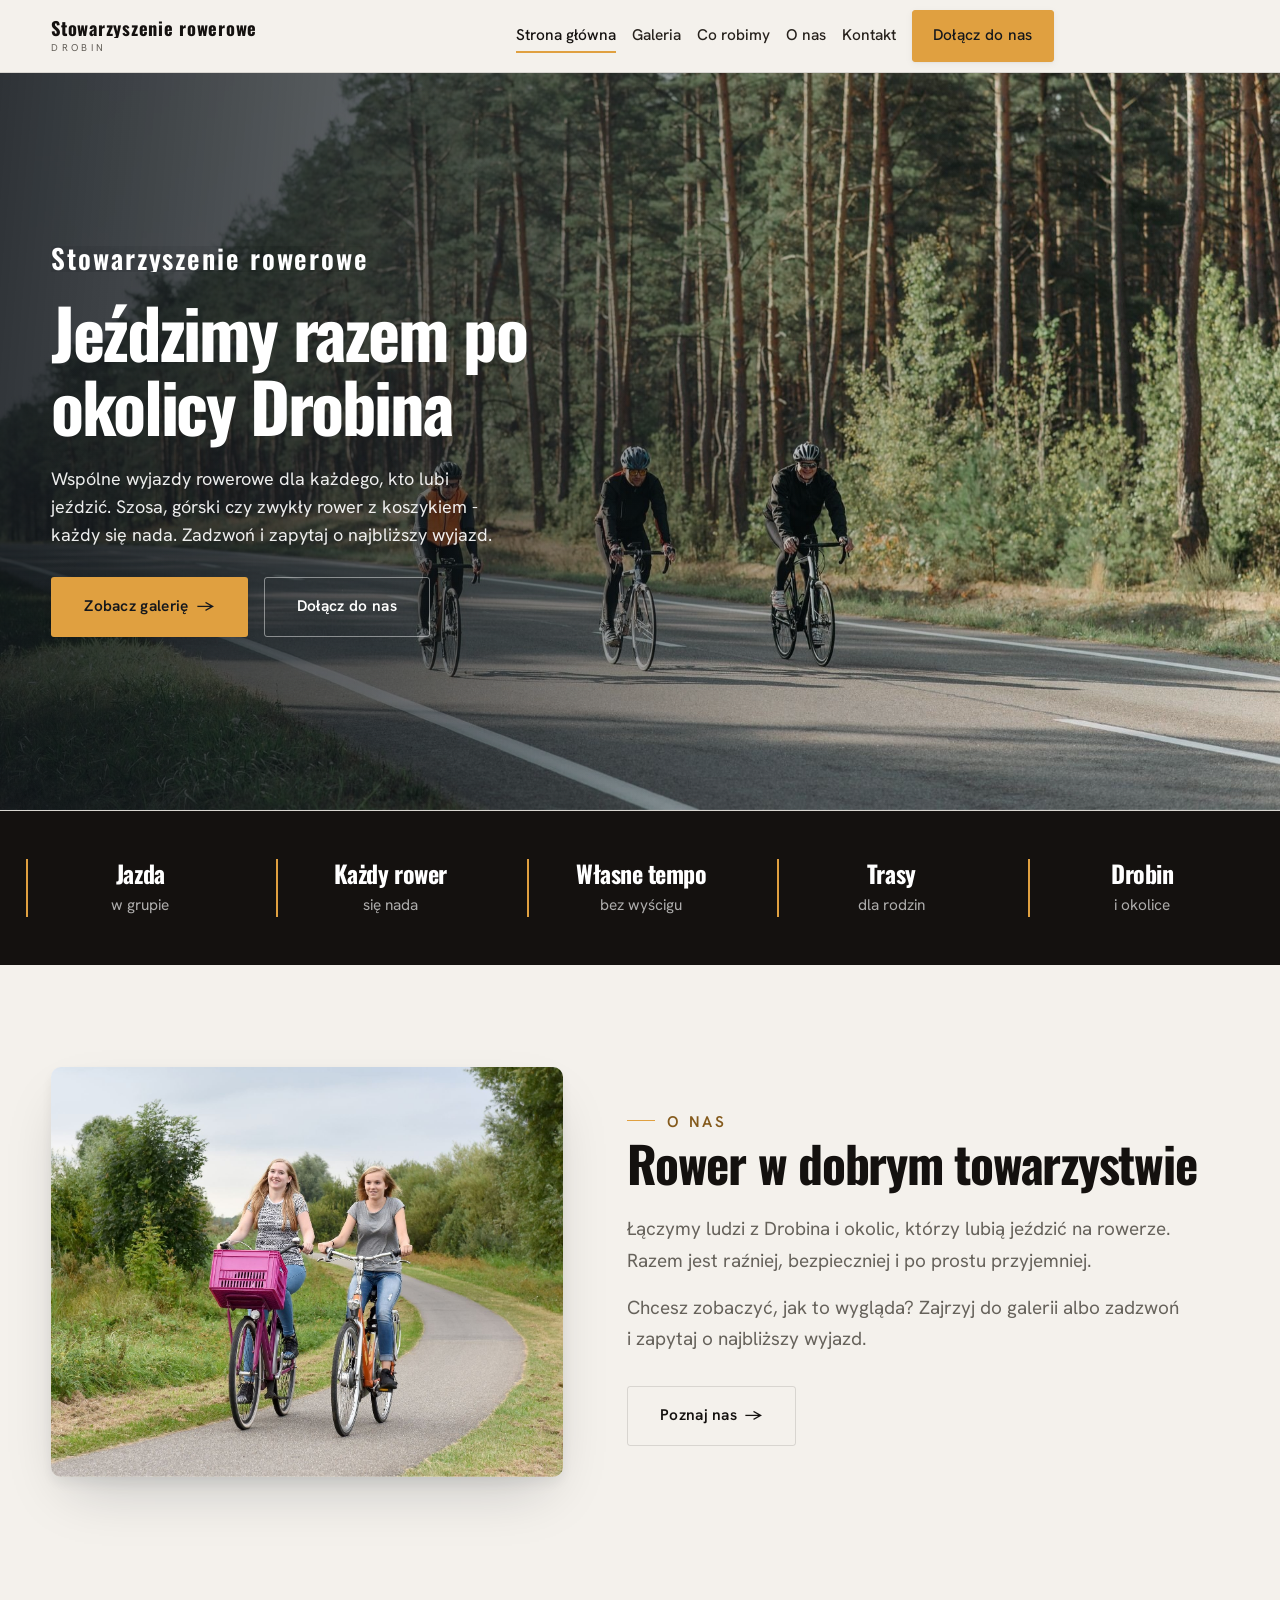
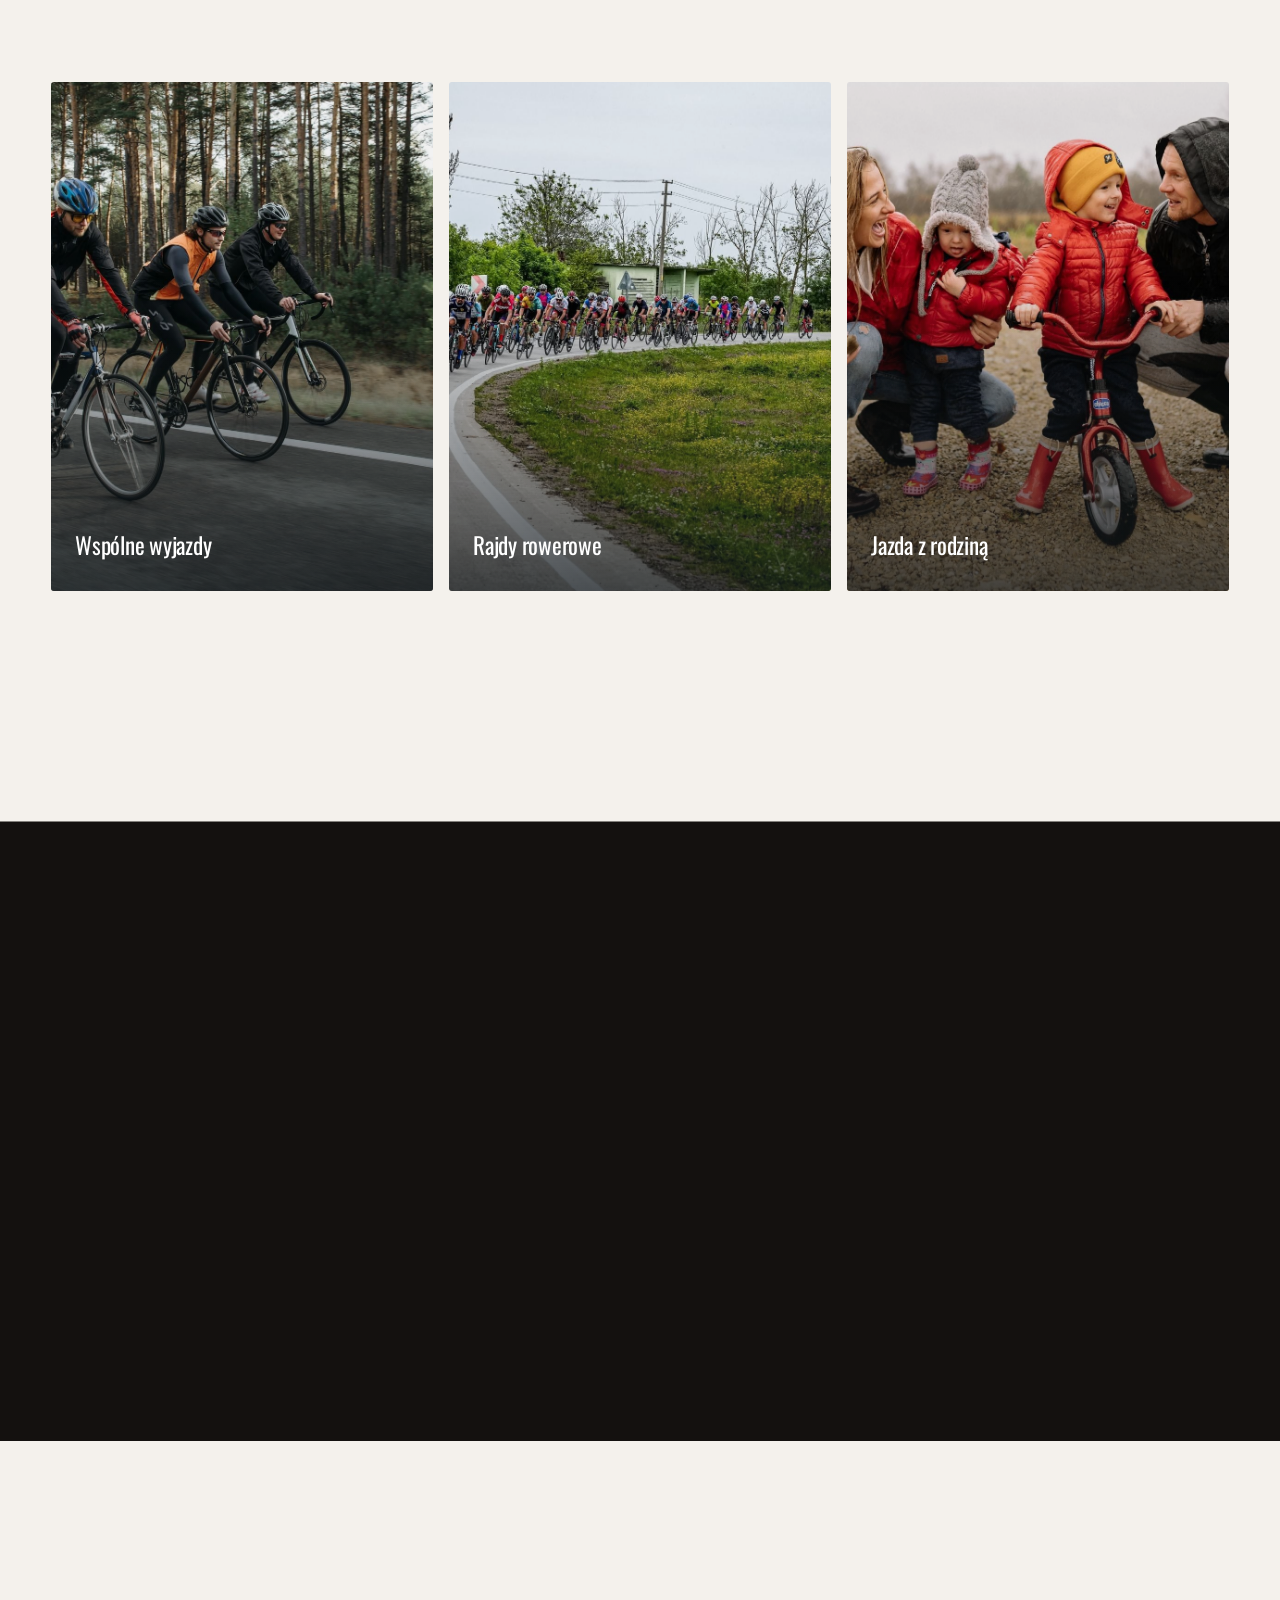
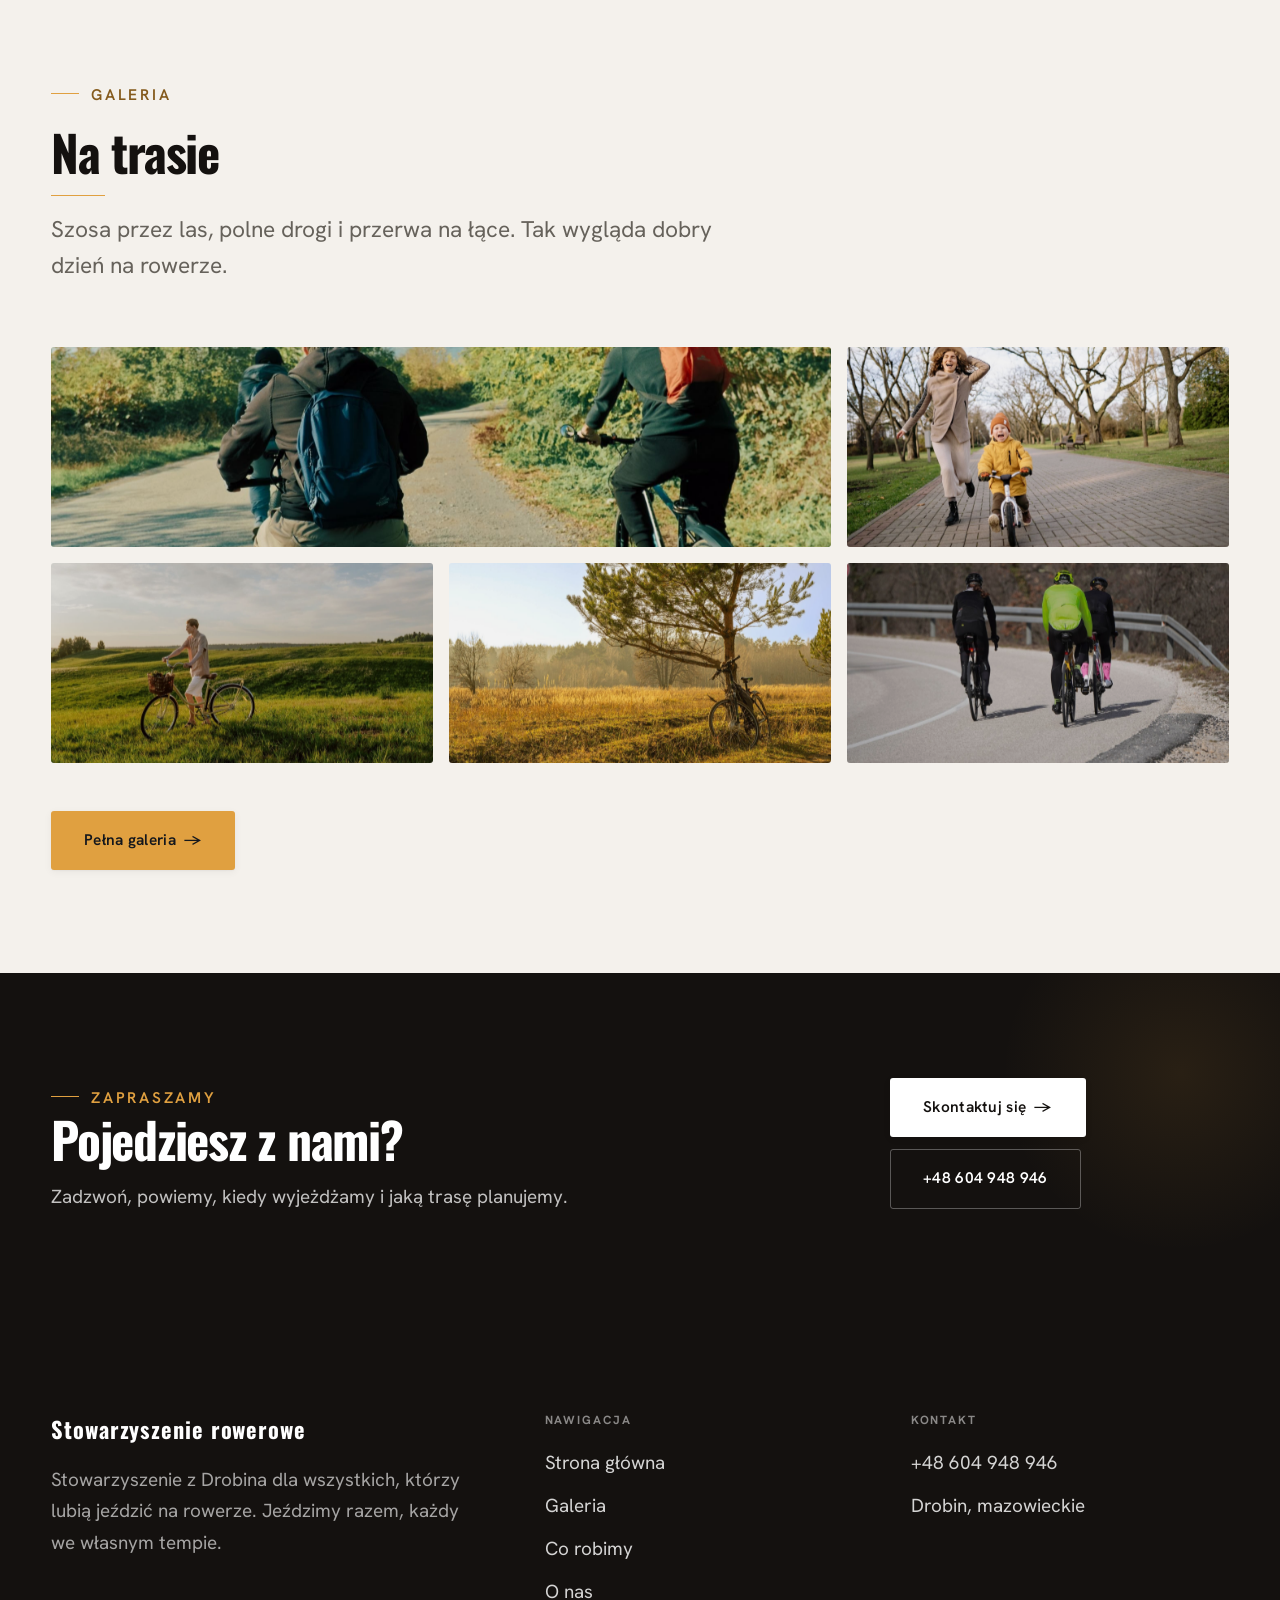
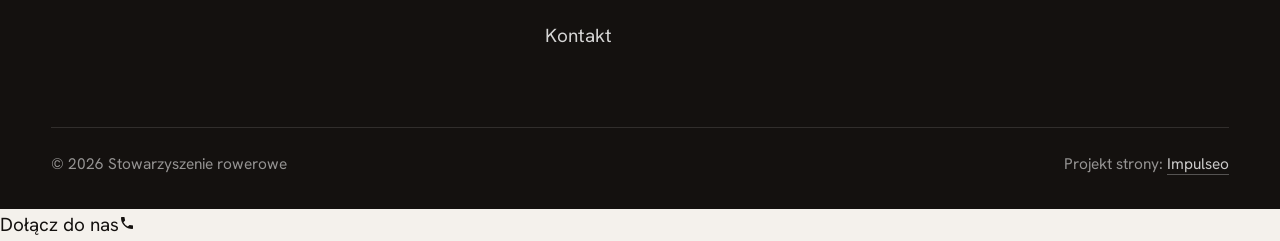
<file: index.html>
<!DOCTYPE html>
<html lang="pl">
<head>
<meta charset="UTF-8">
<meta name="viewport" content="width=device-width, initial-scale=1.0">
<title>Stowarzyszenie rowerowe · Drobin</title>
<meta name="description" content="Stowarzyszenie rowerowe z Drobina. Wspólne wyjazdy rowerowe po okolicy, spokojne trasy dla rodzin i jazda w grupie dla każdego, kto lubi rower. Zadzwoń i zapytaj o najbliższy wyjazd.">
<link rel="canonical" href="https://impulseo-pl.github.io/weterynarz-fronczak/">
<meta name="robots" content="noindex, nofollow">
<meta property="og:type" content="website">
<meta property="og:locale" content="pl_PL">
<meta property="og:site_name" content="Stowarzyszenie rowerowe">
<meta property="og:title" content="Stowarzyszenie rowerowe · Drobin">
<meta property="og:description" content="Stowarzyszenie rowerowe z Drobina. Wspólne wyjazdy rowerowe po okolicy, spokojne trasy dla rodzin i jazda w grupie dla każdego, kto lubi rower. Zadzwoń i zapytaj o najbliższy wyjazd.">
<meta property="og:url" content="https://impulseo-pl.github.io/weterynarz-fronczak/">
<meta property="og:image" content="https://impulseo-pl.github.io/weterynarz-fronczak/img/og.jpg">
<meta property="og:image:width" content="1200">
<meta property="og:image:height" content="630">
<meta name="twitter:card" content="summary_large_image">
<script type="application/ld+json">{"@context": "https://schema.org", "@type": "LocalBusiness", "name": "Stowarzyszenie rowerowe", "url": "https://impulseo-pl.github.io/weterynarz-fronczak/", "telephone": "+48604948946", "image": "https://impulseo-pl.github.io/weterynarz-fronczak/img/og.jpg", "address": "Drobin, mazowieckie"}</script>
<link rel="preconnect" href="https://fonts.googleapis.com">
<link rel="preconnect" href="https://fonts.gstatic.com" crossorigin>
<link href="https://fonts.googleapis.com/css2?family=Oswald:wght@500;600;700&family=Hanken+Grotesk:wght@400;500;600&display=swap" rel="stylesheet">
<link rel="stylesheet" href="assets/styles.css?v=fac3b103">
</head>
<body>

<header class="nav">
  <div class="wrap nav-inner">
    <a class="brand" href="index.html"><span class="name">Stowarzyszenie rowerowe</span><span class="sub">Drobin</span></a>
    <nav class="nav-links">
      <a href="index.html" class="active" aria-current="page">Strona główna</a>
      <a href="realizacje.html">Galeria</a>
      <a href="oferta.html">Co robimy</a>
      <a href="o-nas.html">O nas</a>
      <a href="kontakt.html">Kontakt</a>
      <a href="kontakt.html" class="btn btn-accent">Dołącz do nas</a>
    </nav>
    <button class="nav-toggle" aria-label="Menu"><span></span><span></span><span></span></button>
  </div>
</header>

<main>
<section class="hero-cine">
  <img src="img/hero.jpg" fetchpriority="high" data-rotate="img/g11.jpg|img/g12.jpg" alt="Stowarzyszenie rowerowe - Jeździmy razem po okolicy Drobina" width="1880" height="1255">
  <div class="wrap">
    <div class="hero-copy">
      <div class="brandmark bm-s"><span class="bm-line"><span>Stowarzyszenie rowerowe</span></span></div>
      <h1>Jeździmy razem po okolicy Drobina</h1>
      <p class="lead">Wspólne wyjazdy rowerowe dla każdego, kto lubi jeździć. Szosa, górski czy zwykły rower z koszykiem - każdy się nada. Zadzwoń i zapytaj o najbliższy wyjazd.</p>
      <div class="hero-actions">
        <a href="realizacje.html" class="btn btn-accent">Zobacz galerię <span class="arr">→</span></a>
        <a href="kontakt.html" class="btn btn-ghost btn-on-dark">Dołącz do nas</a>
      </div>
    </div>
  </div>
</section>
<section class="strip n-5" style="padding-block:0">
  <div class="wrap">
    <div class="item reveal"><div class="k">Jazda</div><div class="v">w grupie</div></div>
    <div class="item reveal"><div class="k">Każdy rower</div><div class="v">się nada</div></div>
    <div class="item reveal"><div class="k">Własne tempo</div><div class="v">bez wyścigu</div></div>
    <div class="item reveal"><div class="k">Trasy</div><div class="v">dla rodzin</div></div>
    <div class="item reveal"><div class="k">Drobin</div><div class="v">i okolice</div></div>
  </div>
</section>
<section>
  <div class="wrap split">
    <div class="split-art reveal"><img src="img/g1.jpg" alt="Stowarzyszenie rowerowe - wspólna jazda" loading="lazy" width="1880" height="1253" decoding="async"></div>
    <div class="split-copy reveal">
      <span class="eyebrow">O nas</span>
      <h2>Rower w dobrym towarzystwie</h2>
      <p class="muted">Łączymy ludzi z Drobina i okolic, którzy lubią jeździć na rowerze. Razem jest raźniej, bezpieczniej i po prostu przyjemniej.</p>
      <p class="muted">Chcesz zobaczyć, jak to wygląda? Zajrzyj do galerii albo zadzwoń i zapytaj o najbliższy wyjazd.</p>
      <a href="o-nas.html" class="btn btn-ghost">Poznaj nas <span class="arr">→</span></a>
    </div>
  </div>
</section>
<section class="gateways-band">
  <div class="wrap">
    <div class="gateways">
      <a href="oferta.html" class="gateway reveal"><img src="img/g2.jpg" alt="Wspólne wyjazdy" loading="lazy" width="1880" height="1255" decoding="async"><span class="g-ttl">Wspólne wyjazdy</span></a>
      <a href="oferta.html" class="gateway reveal"><img src="img/g3.jpg" alt="Rajdy rowerowe" loading="lazy" width="1880" height="1253" decoding="async"><span class="g-ttl">Rajdy rowerowe</span></a>
      <a href="oferta.html" class="gateway reveal"><img src="img/g4.jpg" alt="Jazda z rodziną" loading="lazy" width="1880" height="1253" decoding="async"><span class="g-ttl">Jazda z rodziną</span></a>
    </div>
  </div>
</section>
<section class="stopklatka" aria-hidden="true">
  <div class="stk-bg" style="background-image:url(img/g5.jpg)"></div>
</section>
<section>
  <div class="wrap">
    <div class="head reveal">
      <span class="eyebrow">Galeria</span>
      <h2>Na trasie</h2>
      <p>Szosa przez las, polne drogi i przerwa na łące. Tak wygląda dobry dzień na rowerze.</p>
    </div>
    <div class="gallery">
      <div class="tile t-two3 reveal"><img src="img/g6.jpg" alt="Stowarzyszenie rowerowe" loading="lazy" width="1880" height="1254" decoding="async"></div>
      <div class="tile t-third reveal"><img src="img/g7.jpg" alt="Stowarzyszenie rowerowe" loading="lazy" width="1880" height="1253" decoding="async"></div>
      <div class="tile t-third reveal"><img src="img/g8.jpg" alt="Stowarzyszenie rowerowe" loading="lazy" width="1880" height="1253" decoding="async"></div>
      <div class="tile t-third reveal"><img src="img/g9.jpg" alt="Stowarzyszenie rowerowe" loading="lazy" width="1880" height="1253" decoding="async"></div>
      <div class="tile t-third reveal"><img src="img/g10.jpg" alt="Stowarzyszenie rowerowe" loading="lazy" width="1880" height="1253" decoding="async"></div>
    </div>
    <div style="margin-top:var(--space-7)" class="reveal"><a href="realizacje.html" class="btn btn-accent">Pełna galeria <span class="arr">→</span></a></div>
  </div>
</section>
<section class="cta">
  <div class="wrap">
    <div class="reveal">
      <span class="eyebrow">Zapraszamy</span>
      <h2>Pojedziesz z nami?</h2>
      <p>Zadzwoń, powiemy, kiedy wyjeżdżamy i jaką trasę planujemy.</p>
    </div>
    <div class="cta-actions reveal">
      <a href="kontakt.html" class="btn btn-light">Skontaktuj się <span class="arr">→</span></a>
      <a href="tel:+48604948946" class="btn btn-ghost btn-ghost-cta">+48 604 948 946</a>
    </div>
  </div>
</section>
</main>

<footer>
  <div class="wrap">
    <div class="foot-grid">
      <div class="foot-brand">
        <div class="name">Stowarzyszenie rowerowe</div>
        <p>Stowarzyszenie z Drobina dla wszystkich, którzy lubią jeździć na rowerze. Jeździmy razem, każdy we własnym tempie.</p>
      </div>
      <div class="foot-col">
        <h4>Nawigacja</h4>
        <a href="index.html">Strona główna</a>
        <a href="realizacje.html">Galeria</a>
        <a href="oferta.html">Co robimy</a>
        <a href="o-nas.html">O nas</a>
        <a href="kontakt.html">Kontakt</a>
      </div>
      <div class="foot-col">
        <h4>Kontakt</h4>
        <a href="tel:+48604948946">+48 604 948 946</a>
        <p>Drobin, mazowieckie</p>
      </div>
    </div>
    <div class="foot-bot">
      <span>© 2026 Stowarzyszenie rowerowe</span>
      <span>Projekt strony: <a class="foot-credit" href="https://impulseo.pl" target="_blank" rel="noopener">Impulseo</a></span>
    </div>
  </div>
</footer>
<div class="sticky-reserve"><a class="sr-book" href="kontakt.html">Dołącz do nas</a><a class="sr-call" href="tel:+48604948946" aria-label="Zadzwoń"><svg class="ico-tel" width="16" height="16" viewBox="0 0 24 24" fill="none" aria-hidden="true"><path d="M6.6 10.8a15.5 15.5 0 0 0 6.6 6.6l2.2-2.2a1 1 0 0 1 1-.24 11.4 11.4 0 0 0 3.6.58 1 1 0 0 1 1 1V20a1 1 0 0 1-1 1A17 17 0 0 1 3 4a1 1 0 0 1 1-1h3.5a1 1 0 0 1 1 1c0 1.25.2 2.46.58 3.6a1 1 0 0 1-.25 1l-2.23 2.2Z" fill="currentColor"/></svg></a></div>
<div class="demo-wazne" data-do="2026-10-04" data-cykl="3" hidden><svg class="dw-ico" width="13" height="13" viewBox="0 0 24 24" fill="none" aria-hidden="true"><circle cx="12" cy="12" r="8.6" stroke="currentColor" stroke-width="1.8"/><path d="M12 7.2V12l3.3 2" stroke="currentColor" stroke-width="1.8" stroke-linecap="round"/></svg><span class="dw-txt"></span></div>

<script src="assets/main.js"></script>
</body>
</html>
</file>
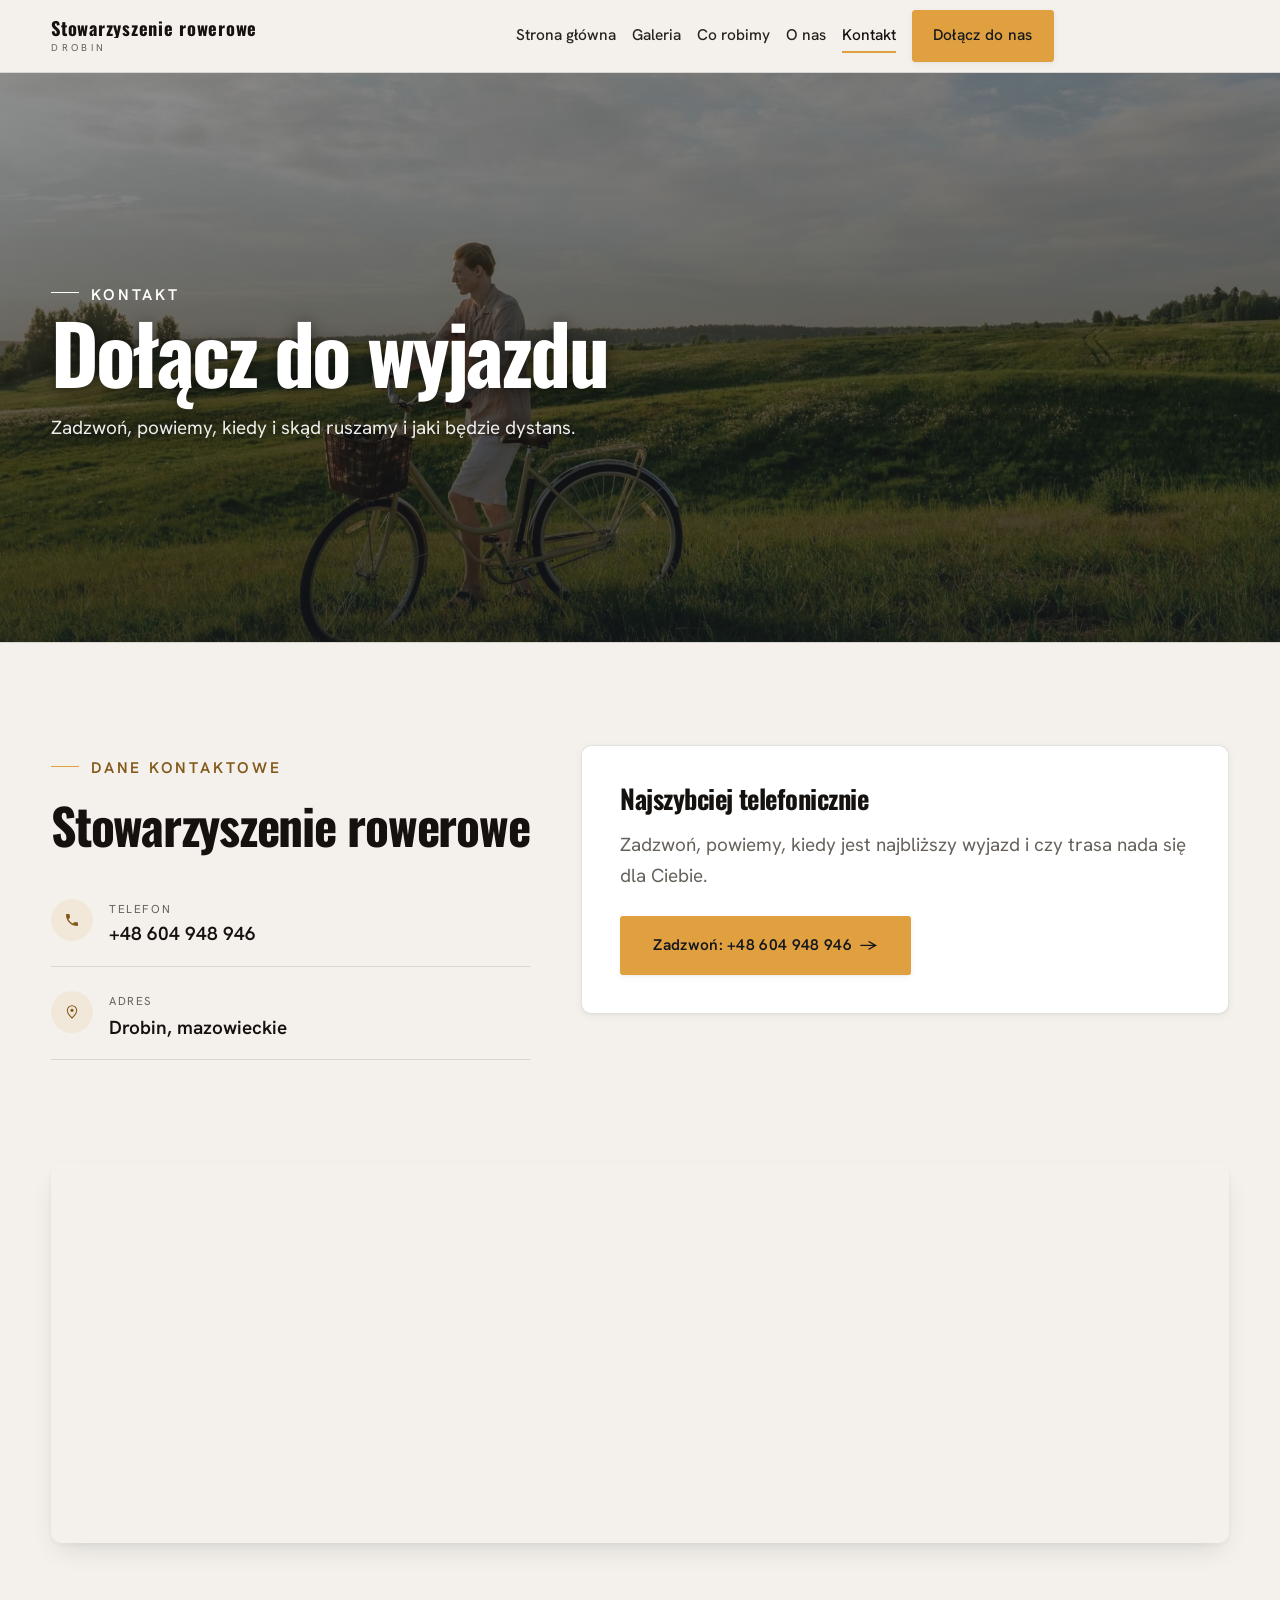
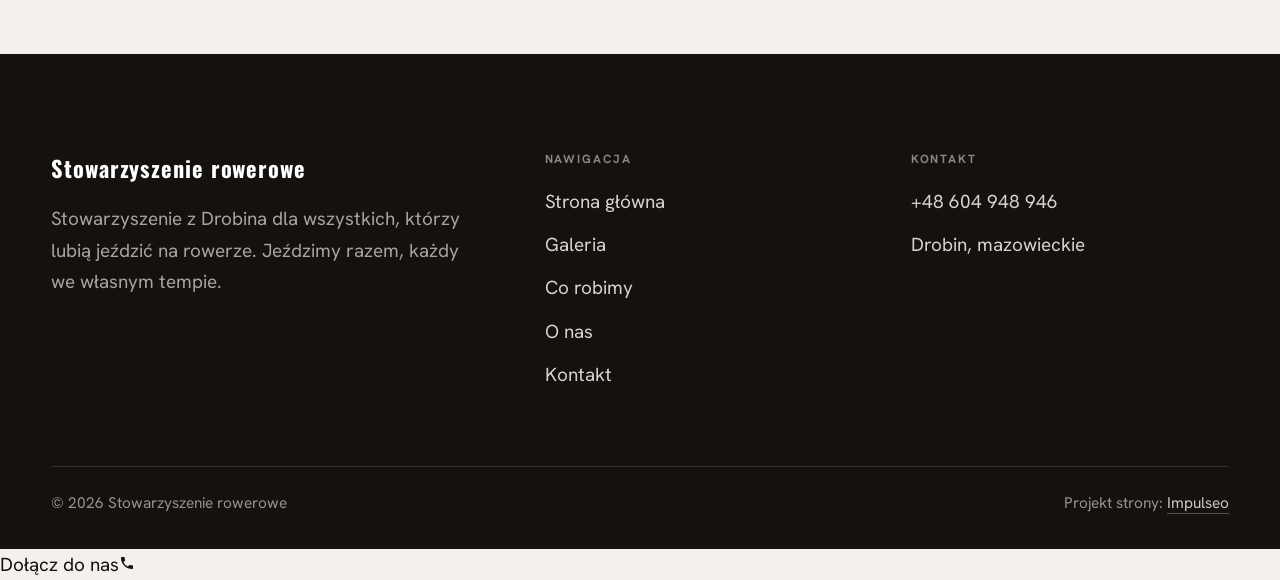
<file: kontakt.html>
<!DOCTYPE html>
<html lang="pl">
<head>
<meta charset="UTF-8">
<meta name="viewport" content="width=device-width, initial-scale=1.0">
<title>Kontakt - Stowarzyszenie rowerowe</title>
<meta name="description" content="Kontakt Stowarzyszenie rowerowe - Drobin, mazowieckie">
<link rel="canonical" href="https://impulseo-pl.github.io/weterynarz-fronczak/kontakt.html">
<meta name="robots" content="noindex, nofollow">
<meta property="og:type" content="website">
<meta property="og:locale" content="pl_PL">
<meta property="og:site_name" content="Stowarzyszenie rowerowe">
<meta property="og:title" content="Kontakt - Stowarzyszenie rowerowe">
<meta property="og:description" content="Kontakt Stowarzyszenie rowerowe - Drobin, mazowieckie">
<meta property="og:url" content="https://impulseo-pl.github.io/weterynarz-fronczak/kontakt.html">
<meta property="og:image" content="https://impulseo-pl.github.io/weterynarz-fronczak/img/og.jpg">
<meta property="og:image:width" content="1200">
<meta property="og:image:height" content="630">
<meta name="twitter:card" content="summary_large_image">
<link rel="preconnect" href="https://fonts.googleapis.com">
<link rel="preconnect" href="https://fonts.gstatic.com" crossorigin>
<link href="https://fonts.googleapis.com/css2?family=Oswald:wght@500;600;700&family=Hanken+Grotesk:wght@400;500;600&display=swap" rel="stylesheet">
<link rel="stylesheet" href="assets/styles.css?v=fac3b103">
</head>
<body>

<header class="nav">
  <div class="wrap nav-inner">
    <a class="brand" href="index.html"><span class="name">Stowarzyszenie rowerowe</span><span class="sub">Drobin</span></a>
    <nav class="nav-links">
      <a href="index.html">Strona główna</a>
      <a href="realizacje.html">Galeria</a>
      <a href="oferta.html">Co robimy</a>
      <a href="o-nas.html">O nas</a>
      <a href="kontakt.html" class="active" aria-current="page">Kontakt</a>
      <a href="kontakt.html" class="btn btn-accent">Dołącz do nas</a>
    </nav>
    <button class="nav-toggle" aria-label="Menu"><span></span><span></span><span></span></button>
  </div>
</header>

<main>
<section class="pagehead">
  <img src="img/g8.jpg" alt="Stowarzyszenie rowerowe - Dołącz do wyjazdu" width="1880" height="1253" decoding="async">
  <div class="wrap">
    <span class="eyebrow">Kontakt</span>
    <h1>Dołącz do wyjazdu</h1>
    <p>Zadzwoń, powiemy, kiedy i skąd ruszamy i jaki będzie dystans.</p>
  </div>
</section>
<section>
  <div class="wrap contact-grid">
    <div class="reveal">
      <span class="eyebrow">Dane kontaktowe</span>
      <h2 style="margin:var(--space-4) 0 var(--space-6)">Stowarzyszenie rowerowe</h2>
      <div class="info-list">
        <div class="info-row"><div class="ic"><svg class="ico-tel" width="16" height="16" viewBox="0 0 24 24" fill="none" aria-hidden="true"><path d="M6.6 10.8a15.5 15.5 0 0 0 6.6 6.6l2.2-2.2a1 1 0 0 1 1-.24 11.4 11.4 0 0 0 3.6.58 1 1 0 0 1 1 1V20a1 1 0 0 1-1 1A17 17 0 0 1 3 4a1 1 0 0 1 1-1h3.5a1 1 0 0 1 1 1c0 1.25.2 2.46.58 3.6a1 1 0 0 1-.25 1l-2.23 2.2Z" fill="currentColor"/></svg></div><div><div class="lbl">Telefon</div><a class="val" href="tel:+48604948946">+48 604 948 946</a></div></div>
        <div class="info-row"><div class="ic"><svg class="ico-pin" width="16" height="16" viewBox="0 0 24 24" fill="none" aria-hidden="true"><path d="M12 21s7-6.1 7-11.5A7 7 0 0 0 5 9.5C5 14.9 12 21 12 21Z" stroke="currentColor" stroke-width="1.6" fill="none"/><circle cx="12" cy="9.5" r="2.4" fill="currentColor"/></svg></div><div><div class="lbl">Adres</div><div class="val">Drobin, mazowieckie</div></div></div>
      </div>
    </div>
    <div class="reveal">
      <div class="form">
        <h3 style="margin-bottom:var(--space-4)">Najszybciej telefonicznie</h3>
        <p class="muted" style="margin-bottom:var(--space-5)">Zadzwoń, powiemy, kiedy jest najbliższy wyjazd i czy trasa nada się dla Ciebie.</p>
        <a href="tel:+48604948946" class="btn btn-accent" style="justify-content:center">Zadzwoń: +48 604 948 946 <span class="arr">→</span></a>
      </div>
    </div>
  </div>
</section>
<section style="padding-top:0">
  <div class="wrap reveal">
    <iframe class="map" title="Stowarzyszenie rowerowe - Drobin" src="https://maps.google.com/maps?q=Drobin&z=13&output=embed" loading="lazy" referrerpolicy="no-referrer-when-downgrade"></iframe>
  </div>
</section>
</main>

<footer>
  <div class="wrap">
    <div class="foot-grid">
      <div class="foot-brand">
        <div class="name">Stowarzyszenie rowerowe</div>
        <p>Stowarzyszenie z Drobina dla wszystkich, którzy lubią jeździć na rowerze. Jeździmy razem, każdy we własnym tempie.</p>
      </div>
      <div class="foot-col">
        <h4>Nawigacja</h4>
        <a href="index.html">Strona główna</a>
        <a href="realizacje.html">Galeria</a>
        <a href="oferta.html">Co robimy</a>
        <a href="o-nas.html">O nas</a>
        <a href="kontakt.html">Kontakt</a>
      </div>
      <div class="foot-col">
        <h4>Kontakt</h4>
        <a href="tel:+48604948946">+48 604 948 946</a>
        <p>Drobin, mazowieckie</p>
      </div>
    </div>
    <div class="foot-bot">
      <span>© 2026 Stowarzyszenie rowerowe</span>
      <span>Projekt strony: <a class="foot-credit" href="https://impulseo.pl" target="_blank" rel="noopener">Impulseo</a></span>
    </div>
  </div>
</footer>
<div class="sticky-reserve"><a class="sr-book" href="kontakt.html">Dołącz do nas</a><a class="sr-call" href="tel:+48604948946" aria-label="Zadzwoń"><svg class="ico-tel" width="16" height="16" viewBox="0 0 24 24" fill="none" aria-hidden="true"><path d="M6.6 10.8a15.5 15.5 0 0 0 6.6 6.6l2.2-2.2a1 1 0 0 1 1-.24 11.4 11.4 0 0 0 3.6.58 1 1 0 0 1 1 1V20a1 1 0 0 1-1 1A17 17 0 0 1 3 4a1 1 0 0 1 1-1h3.5a1 1 0 0 1 1 1c0 1.25.2 2.46.58 3.6a1 1 0 0 1-.25 1l-2.23 2.2Z" fill="currentColor"/></svg></a></div>
<div class="demo-wazne" data-do="2026-10-04" data-cykl="3" hidden><svg class="dw-ico" width="13" height="13" viewBox="0 0 24 24" fill="none" aria-hidden="true"><circle cx="12" cy="12" r="8.6" stroke="currentColor" stroke-width="1.8"/><path d="M12 7.2V12l3.3 2" stroke="currentColor" stroke-width="1.8" stroke-linecap="round"/></svg><span class="dw-txt"></span></div>

<script src="assets/main.js"></script>
</body>
</html>
</file>
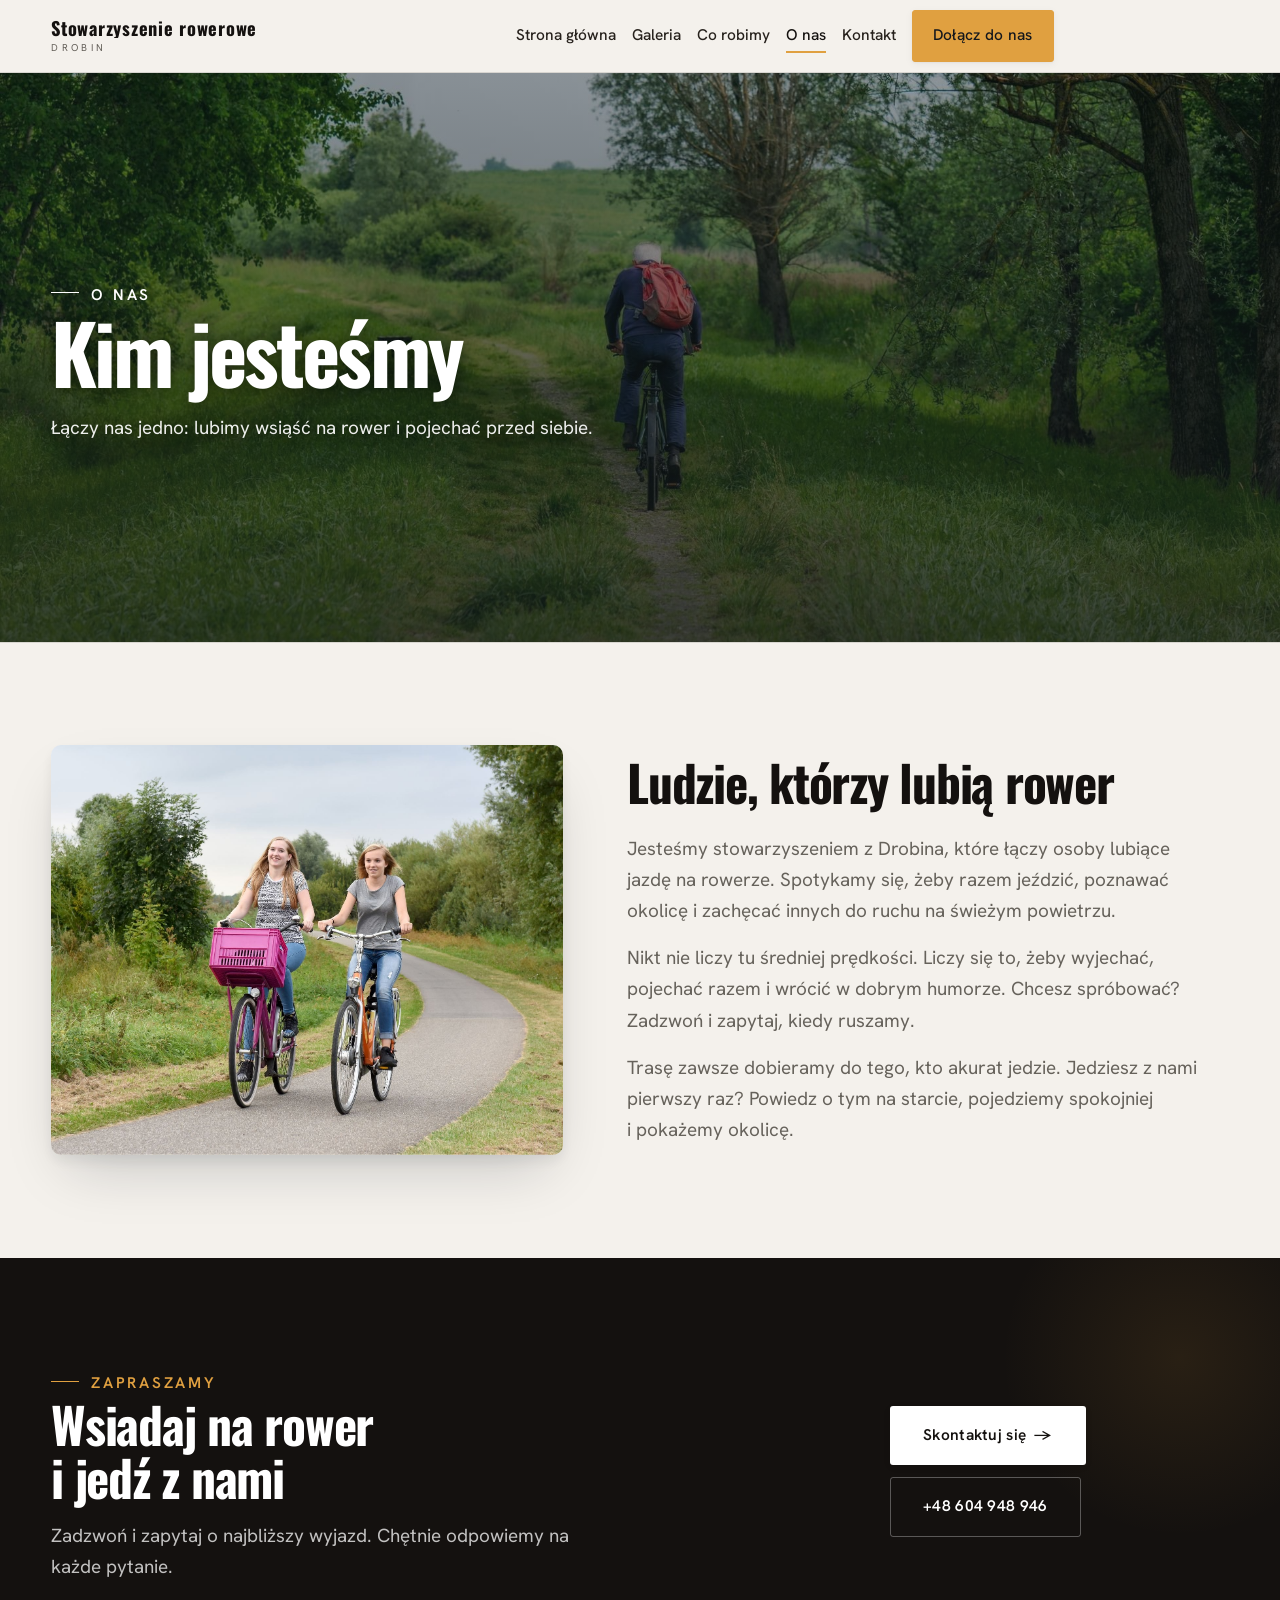
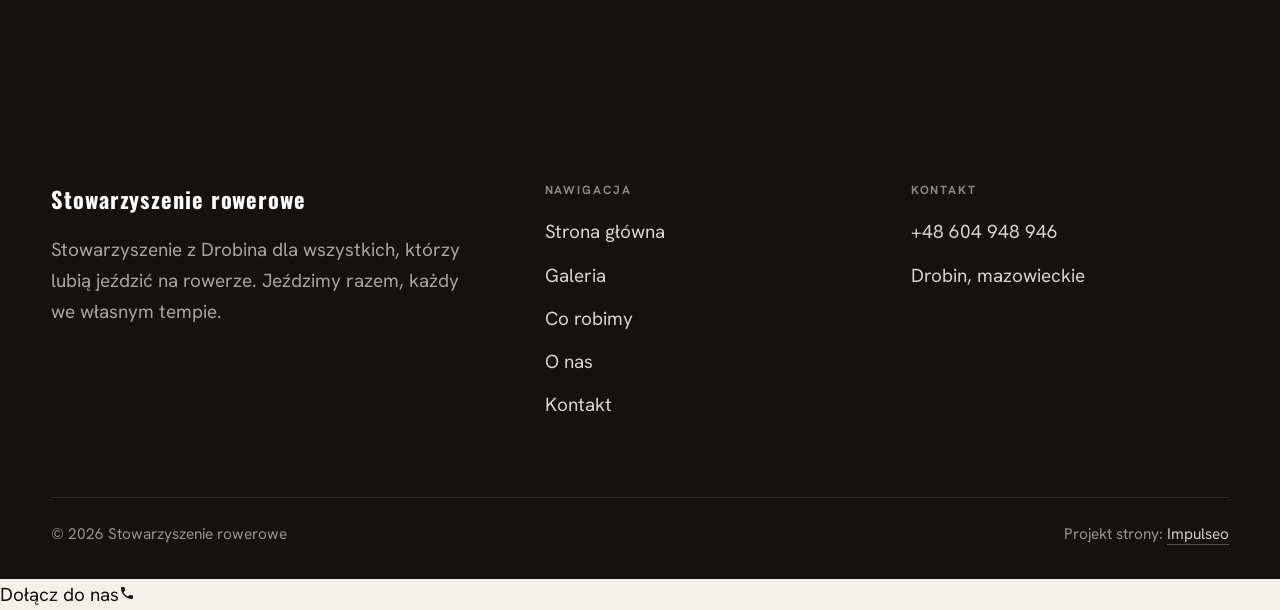
<file: o-nas.html>
<!DOCTYPE html>
<html lang="pl">
<head>
<meta charset="UTF-8">
<meta name="viewport" content="width=device-width, initial-scale=1.0">
<title>O nas - Stowarzyszenie rowerowe</title>
<meta name="description" content="Stowarzyszenie rowerowe z Drobina. Wspólne wyjazdy rowerowe po okolicy, spokojne trasy dla rodzin i jazda w grupie dla każdego, kto lubi rower. Zadzwoń i zapytaj o najbliższy wyjazd.">
<link rel="canonical" href="https://impulseo-pl.github.io/weterynarz-fronczak/o-nas.html">
<meta name="robots" content="noindex, nofollow">
<meta property="og:type" content="website">
<meta property="og:locale" content="pl_PL">
<meta property="og:site_name" content="Stowarzyszenie rowerowe">
<meta property="og:title" content="O nas - Stowarzyszenie rowerowe">
<meta property="og:description" content="Stowarzyszenie rowerowe z Drobina. Wspólne wyjazdy rowerowe po okolicy, spokojne trasy dla rodzin i jazda w grupie dla każdego, kto lubi rower. Zadzwoń i zapytaj o najbliższy wyjazd.">
<meta property="og:url" content="https://impulseo-pl.github.io/weterynarz-fronczak/o-nas.html">
<meta property="og:image" content="https://impulseo-pl.github.io/weterynarz-fronczak/img/og.jpg">
<meta property="og:image:width" content="1200">
<meta property="og:image:height" content="630">
<meta name="twitter:card" content="summary_large_image">
<link rel="preconnect" href="https://fonts.googleapis.com">
<link rel="preconnect" href="https://fonts.gstatic.com" crossorigin>
<link href="https://fonts.googleapis.com/css2?family=Oswald:wght@500;600;700&family=Hanken+Grotesk:wght@400;500;600&display=swap" rel="stylesheet">
<link rel="stylesheet" href="assets/styles.css?v=fac3b103">
</head>
<body>

<header class="nav">
  <div class="wrap nav-inner">
    <a class="brand" href="index.html"><span class="name">Stowarzyszenie rowerowe</span><span class="sub">Drobin</span></a>
    <nav class="nav-links">
      <a href="index.html">Strona główna</a>
      <a href="realizacje.html">Galeria</a>
      <a href="oferta.html">Co robimy</a>
      <a href="o-nas.html" class="active" aria-current="page">O nas</a>
      <a href="kontakt.html">Kontakt</a>
      <a href="kontakt.html" class="btn btn-accent">Dołącz do nas</a>
    </nav>
    <button class="nav-toggle" aria-label="Menu"><span></span><span></span><span></span></button>
  </div>
</header>

<main>
<section class="pagehead">
  <img src="img/g12.jpg" alt="Stowarzyszenie rowerowe - Kim jesteśmy" width="1880" height="1255" decoding="async">
  <div class="wrap">
    <span class="eyebrow">O nas</span>
    <h1>Kim jesteśmy</h1>
    <p>Łączy nas jedno: lubimy wsiąść na rower i pojechać przed siebie.</p>
  </div>
</section>
<section>
  <div class="wrap split">
    <div class="split-art reveal"><img src="img/g1.jpg" alt="Stowarzyszenie rowerowe" loading="lazy" width="1880" height="1253" decoding="async"></div>
    <div class="split-copy reveal">
      <h2>Ludzie, którzy lubią rower</h2>
      <p class="muted">Jesteśmy stowarzyszeniem z Drobina, które łączy osoby lubiące jazdę na rowerze. Spotykamy się, żeby razem jeździć, poznawać okolicę i zachęcać innych do ruchu na świeżym powietrzu.</p>
      <p class="muted">Nikt nie liczy tu średniej prędkości. Liczy się to, żeby wyjechać, pojechać razem i wrócić w dobrym humorze. Chcesz spróbować? Zadzwoń i zapytaj, kiedy ruszamy.</p>
      <p class="muted">Trasę zawsze dobieramy do tego, kto akurat jedzie. Jedziesz z nami pierwszy raz? Powiedz o tym na starcie, pojedziemy spokojniej i pokażemy okolicę.</p>
    </div>
  </div>
</section>


<section class="cta">
  <div class="wrap">
    <div class="reveal">
      <span class="eyebrow">Zapraszamy</span>
      <h2>Wsiadaj na rower i jedź z nami</h2>
      <p>Zadzwoń i zapytaj o najbliższy wyjazd. Chętnie odpowiemy na każde pytanie.</p>
    </div>
    <div class="cta-actions reveal">
      <a href="kontakt.html" class="btn btn-light">Skontaktuj się <span class="arr">→</span></a>
      <a href="tel:+48604948946" class="btn btn-ghost btn-ghost-cta">+48 604 948 946</a>
    </div>
  </div>
</section>
</main>

<footer>
  <div class="wrap">
    <div class="foot-grid">
      <div class="foot-brand">
        <div class="name">Stowarzyszenie rowerowe</div>
        <p>Stowarzyszenie z Drobina dla wszystkich, którzy lubią jeździć na rowerze. Jeździmy razem, każdy we własnym tempie.</p>
      </div>
      <div class="foot-col">
        <h4>Nawigacja</h4>
        <a href="index.html">Strona główna</a>
        <a href="realizacje.html">Galeria</a>
        <a href="oferta.html">Co robimy</a>
        <a href="o-nas.html">O nas</a>
        <a href="kontakt.html">Kontakt</a>
      </div>
      <div class="foot-col">
        <h4>Kontakt</h4>
        <a href="tel:+48604948946">+48 604 948 946</a>
        <p>Drobin, mazowieckie</p>
      </div>
    </div>
    <div class="foot-bot">
      <span>© 2026 Stowarzyszenie rowerowe</span>
      <span>Projekt strony: <a class="foot-credit" href="https://impulseo.pl" target="_blank" rel="noopener">Impulseo</a></span>
    </div>
  </div>
</footer>
<div class="sticky-reserve"><a class="sr-book" href="kontakt.html">Dołącz do nas</a><a class="sr-call" href="tel:+48604948946" aria-label="Zadzwoń"><svg class="ico-tel" width="16" height="16" viewBox="0 0 24 24" fill="none" aria-hidden="true"><path d="M6.6 10.8a15.5 15.5 0 0 0 6.6 6.6l2.2-2.2a1 1 0 0 1 1-.24 11.4 11.4 0 0 0 3.6.58 1 1 0 0 1 1 1V20a1 1 0 0 1-1 1A17 17 0 0 1 3 4a1 1 0 0 1 1-1h3.5a1 1 0 0 1 1 1c0 1.25.2 2.46.58 3.6a1 1 0 0 1-.25 1l-2.23 2.2Z" fill="currentColor"/></svg></a></div>
<div class="demo-wazne" data-do="2026-10-04" data-cykl="3" hidden><svg class="dw-ico" width="13" height="13" viewBox="0 0 24 24" fill="none" aria-hidden="true"><circle cx="12" cy="12" r="8.6" stroke="currentColor" stroke-width="1.8"/><path d="M12 7.2V12l3.3 2" stroke="currentColor" stroke-width="1.8" stroke-linecap="round"/></svg><span class="dw-txt"></span></div>

<script src="assets/main.js"></script>
</body>
</html>
</file>
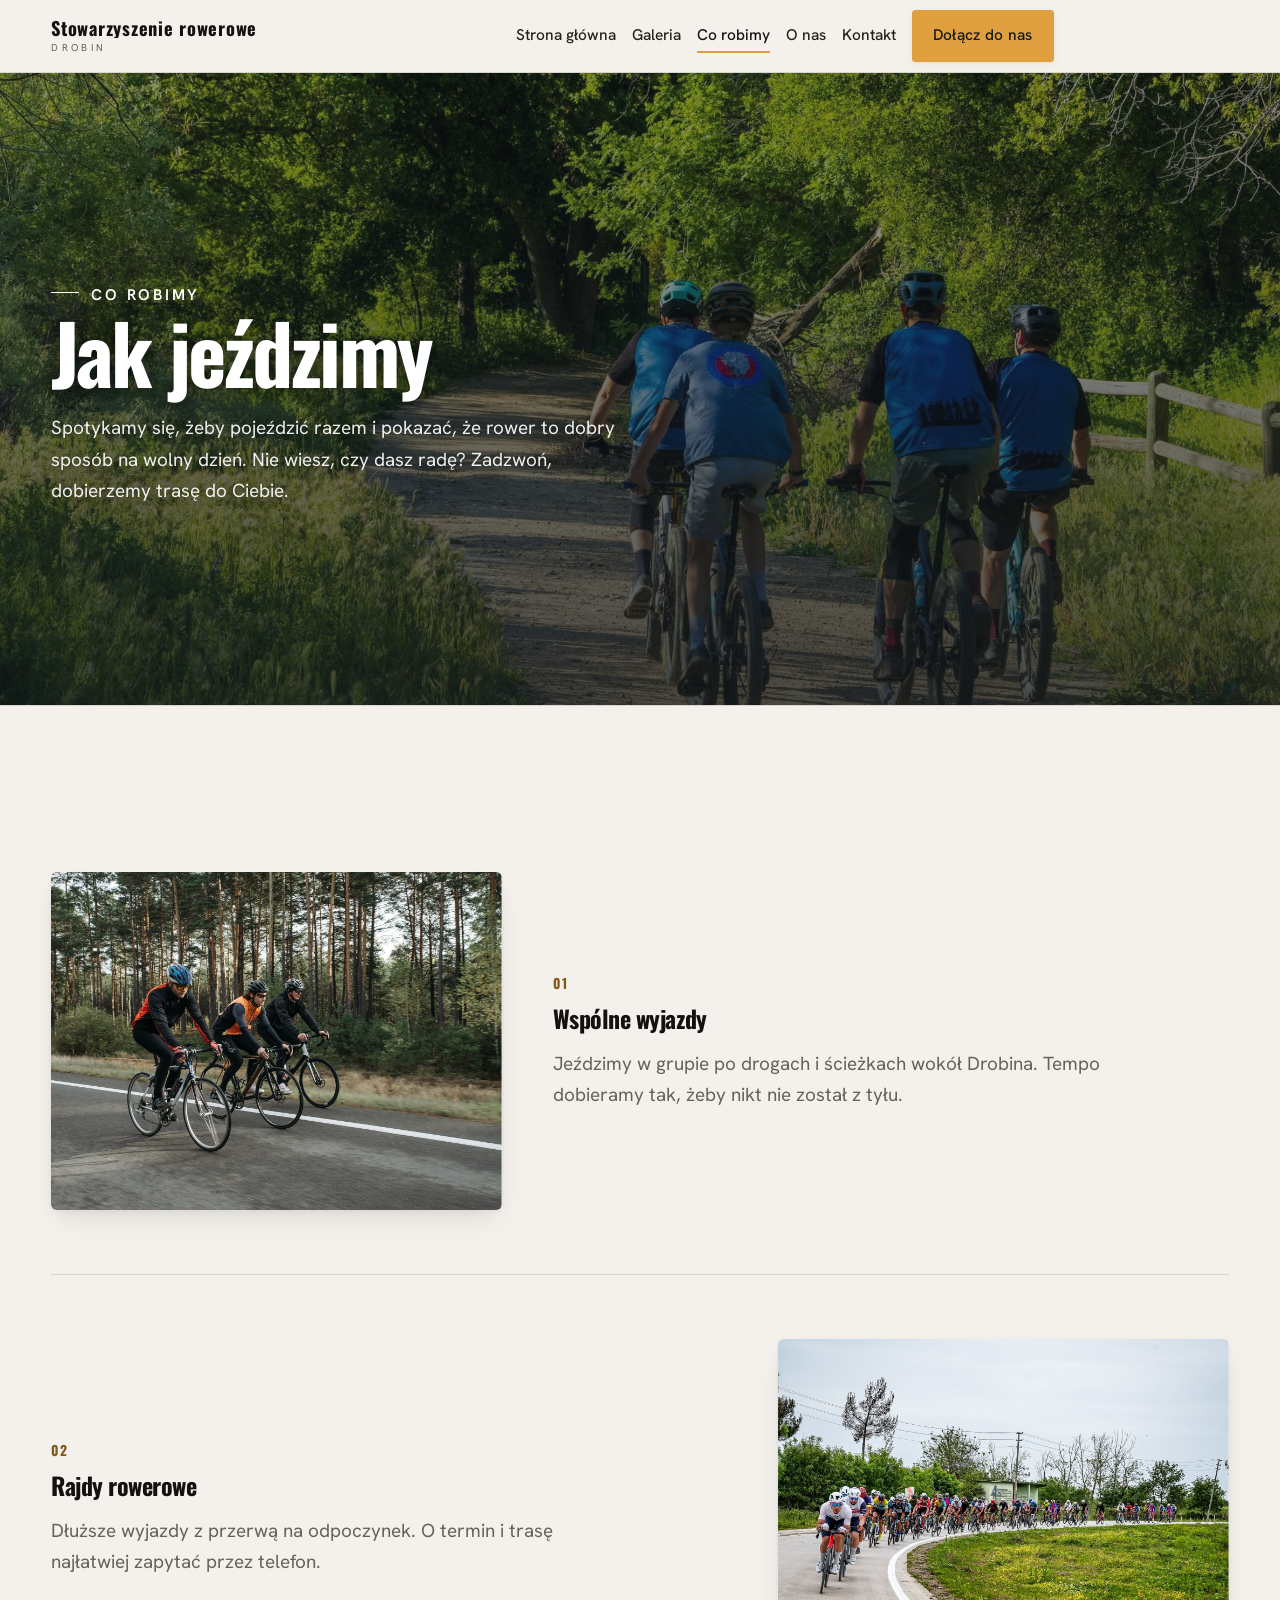
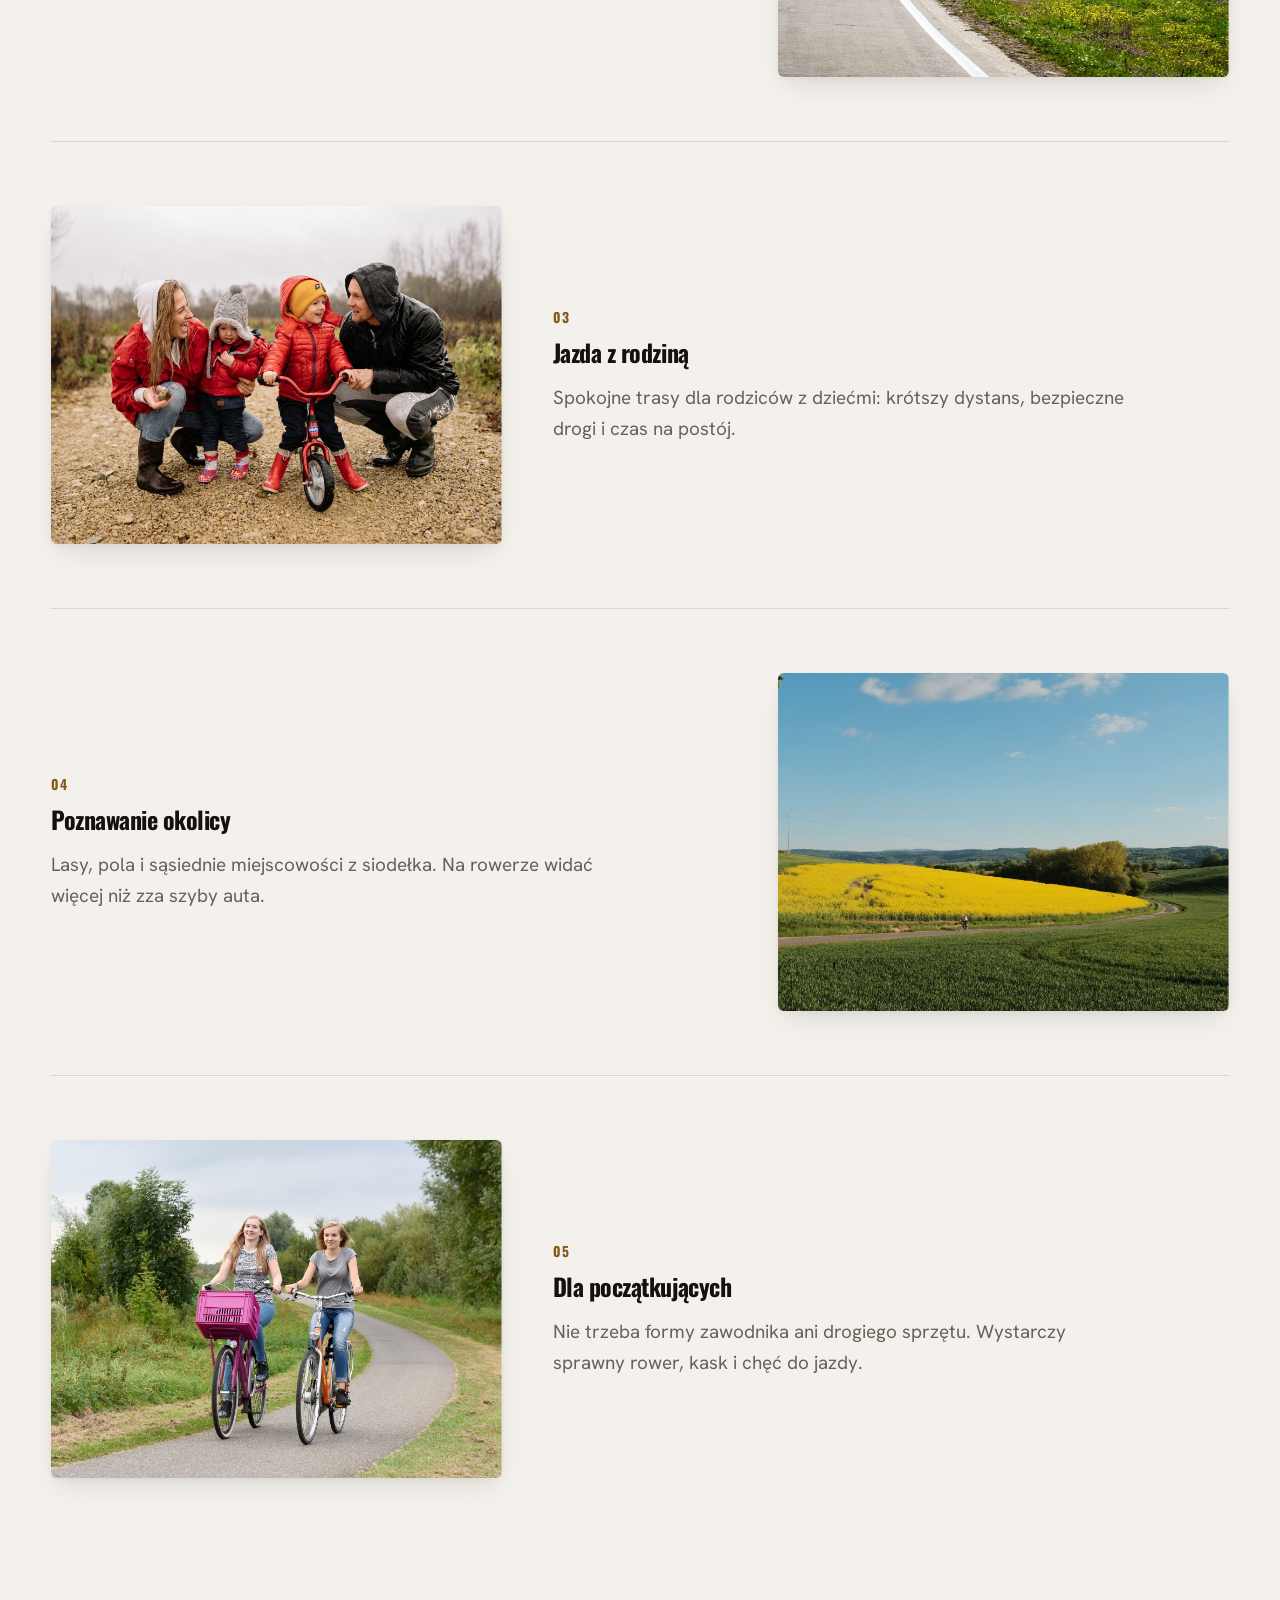
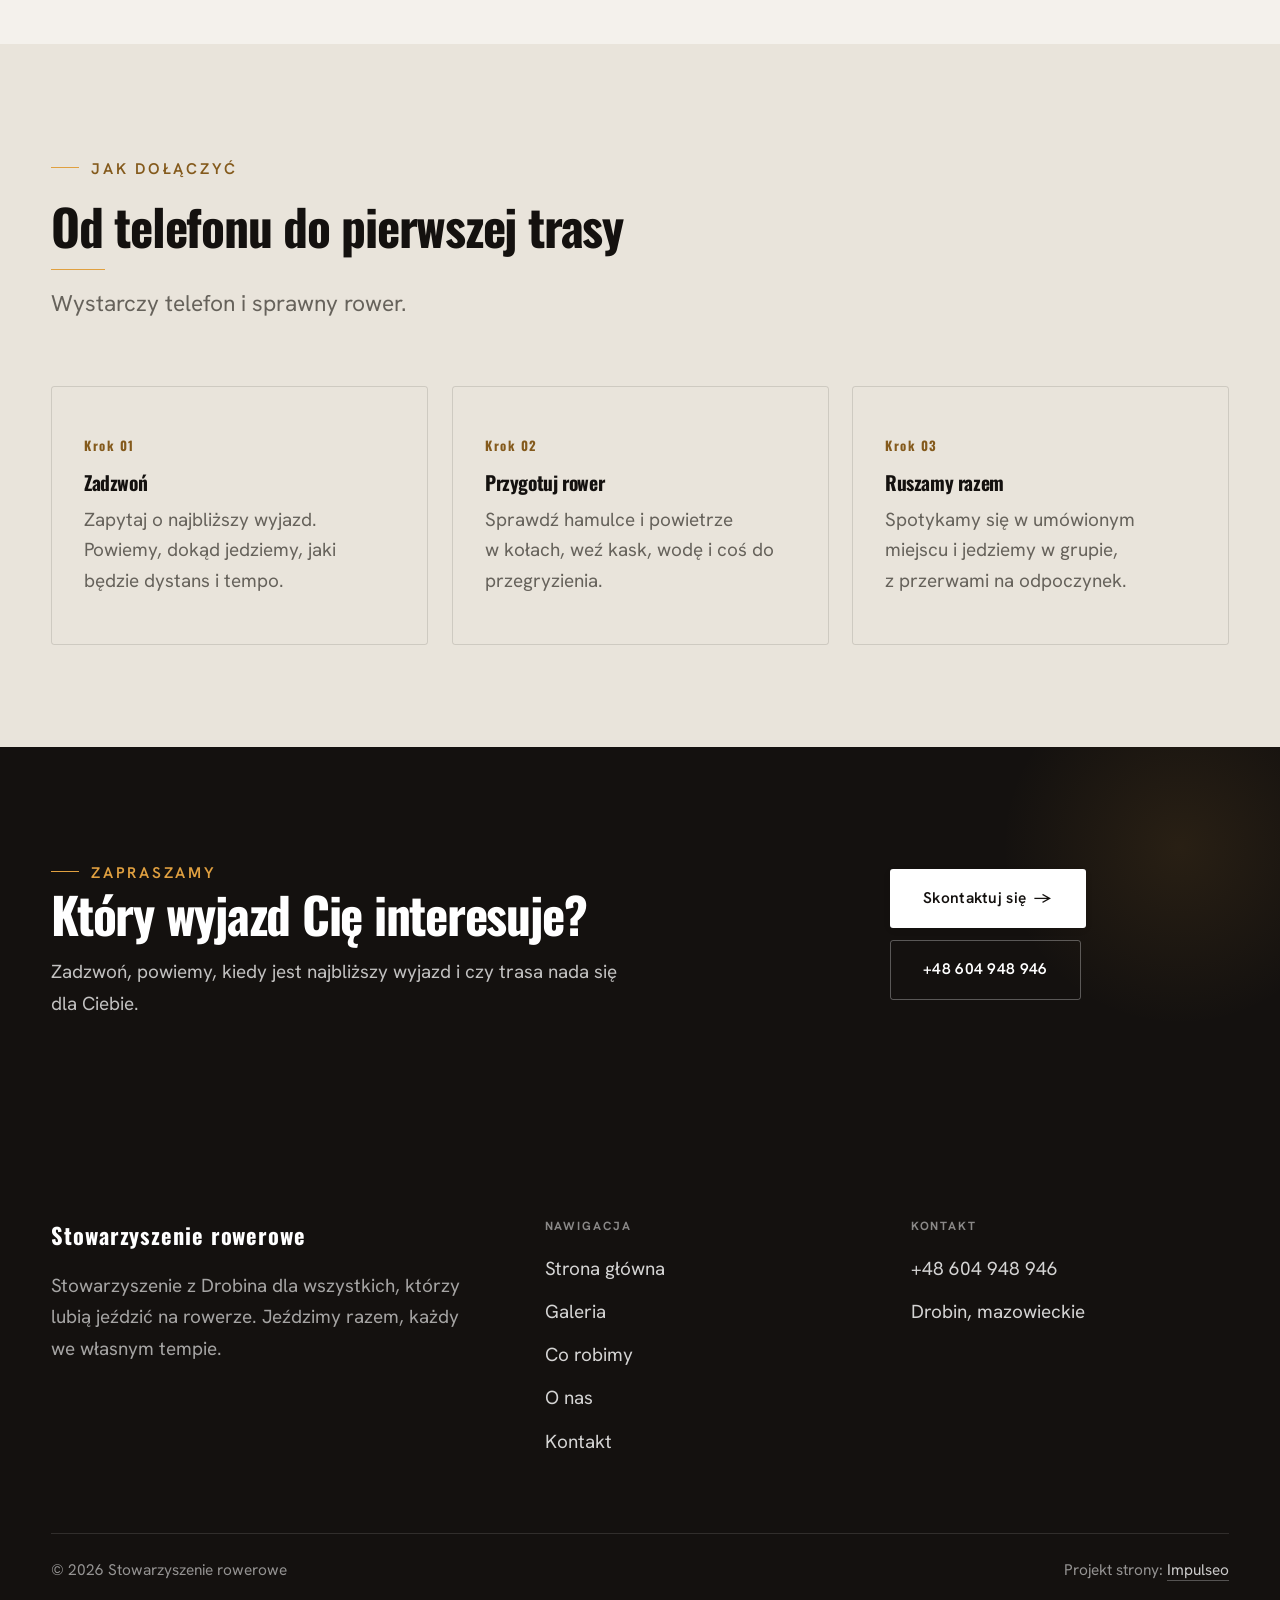
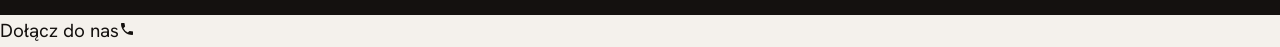
<file: oferta.html>
<!DOCTYPE html>
<html lang="pl">
<head>
<meta charset="UTF-8">
<meta name="viewport" content="width=device-width, initial-scale=1.0">
<title>Co robimy - Stowarzyszenie rowerowe</title>
<meta name="description" content="Stowarzyszenie rowerowe z Drobina. Wspólne wyjazdy rowerowe po okolicy, spokojne trasy dla rodzin i jazda w grupie dla każdego, kto lubi rower. Zadzwoń i zapytaj o najbliższy wyjazd.">
<link rel="canonical" href="https://impulseo-pl.github.io/weterynarz-fronczak/oferta.html">
<meta name="robots" content="noindex, nofollow">
<meta property="og:type" content="website">
<meta property="og:locale" content="pl_PL">
<meta property="og:site_name" content="Stowarzyszenie rowerowe">
<meta property="og:title" content="Co robimy - Stowarzyszenie rowerowe">
<meta property="og:description" content="Stowarzyszenie rowerowe z Drobina. Wspólne wyjazdy rowerowe po okolicy, spokojne trasy dla rodzin i jazda w grupie dla każdego, kto lubi rower. Zadzwoń i zapytaj o najbliższy wyjazd.">
<meta property="og:url" content="https://impulseo-pl.github.io/weterynarz-fronczak/oferta.html">
<meta property="og:image" content="https://impulseo-pl.github.io/weterynarz-fronczak/img/og.jpg">
<meta property="og:image:width" content="1200">
<meta property="og:image:height" content="630">
<meta name="twitter:card" content="summary_large_image">
<link rel="preconnect" href="https://fonts.googleapis.com">
<link rel="preconnect" href="https://fonts.gstatic.com" crossorigin>
<link href="https://fonts.googleapis.com/css2?family=Oswald:wght@500;600;700&family=Hanken+Grotesk:wght@400;500;600&display=swap" rel="stylesheet">
<link rel="stylesheet" href="assets/styles.css?v=fac3b103">
</head>
<body>

<header class="nav">
  <div class="wrap nav-inner">
    <a class="brand" href="index.html"><span class="name">Stowarzyszenie rowerowe</span><span class="sub">Drobin</span></a>
    <nav class="nav-links">
      <a href="index.html">Strona główna</a>
      <a href="realizacje.html">Galeria</a>
      <a href="oferta.html" class="active" aria-current="page">Co robimy</a>
      <a href="o-nas.html">O nas</a>
      <a href="kontakt.html">Kontakt</a>
      <a href="kontakt.html" class="btn btn-accent">Dołącz do nas</a>
    </nav>
    <button class="nav-toggle" aria-label="Menu"><span></span><span></span><span></span></button>
  </div>
</header>

<main>
<section class="pagehead">
  <img src="img/about.jpg" alt="Stowarzyszenie rowerowe - Jak jeździmy" width="1880" height="1253" decoding="async">
  <div class="wrap">
    <span class="eyebrow">Co robimy</span>
    <h1>Jak jeździmy</h1>
    <p>Spotykamy się, żeby pojeździć razem i pokazać, że rower to dobry sposób na wolny dzień. Nie wiesz, czy dasz radę? Zadzwoń, dobierzemy trasę do Ciebie.</p>
  </div>
</section>
<section>
  <div class="wrap">
    <div class="svc-row reveal">
      <div class="svc-row-art"><img src="img/g2.jpg" alt="Wspólne wyjazdy" loading="lazy" width="1880" height="1255" decoding="async"></div>
      <div>
        <span class="num">01</span>
        <h3>Wspólne wyjazdy</h3>
        <p class="muted">Jeździmy w grupie po drogach i ścieżkach wokół Drobina. Tempo dobieramy tak, żeby nikt nie został z tyłu.</p>
      </div>
    </div>
    <div class="svc-row rev reveal">
      <div class="svc-row-art"><img src="img/g3.jpg" alt="Rajdy rowerowe" loading="lazy" width="1880" height="1253" decoding="async"></div>
      <div>
        <span class="num">02</span>
        <h3>Rajdy rowerowe</h3>
        <p class="muted">Dłuższe wyjazdy z przerwą na odpoczynek. O termin i trasę najłatwiej zapytać przez telefon.</p>
      </div>
    </div>
    <div class="svc-row reveal">
      <div class="svc-row-art"><img src="img/g4.jpg" alt="Jazda z rodziną" loading="lazy" width="1880" height="1253" decoding="async"></div>
      <div>
        <span class="num">03</span>
        <h3>Jazda z rodziną</h3>
        <p class="muted">Spokojne trasy dla rodziców z dziećmi: krótszy dystans, bezpieczne drogi i czas na postój.</p>
      </div>
    </div>
    <div class="svc-row rev reveal">
      <div class="svc-row-art"><img src="img/g5.jpg" alt="Poznawanie okolicy" loading="lazy" width="1880" height="1253" decoding="async"></div>
      <div>
        <span class="num">04</span>
        <h3>Poznawanie okolicy</h3>
        <p class="muted">Lasy, pola i sąsiednie miejscowości z siodełka. Na rowerze widać więcej niż zza szyby auta.</p>
      </div>
    </div>
    <div class="svc-row reveal">
      <div class="svc-row-art"><img src="img/g1.jpg" alt="Dla początkujących" loading="lazy" width="1880" height="1253" decoding="async"></div>
      <div>
        <span class="num">05</span>
        <h3>Dla początkujących</h3>
        <p class="muted">Nie trzeba formy zawodnika ani drogiego sprzętu. Wystarczy sprawny rower, kask i chęć do jazdy.</p>
      </div>
    </div>
  </div>
</section>
<section class="trust">
  <div class="wrap">
    <div class="head reveal">
      <span class="eyebrow">Jak dołączyć</span>
      <h2>Od telefonu do pierwszej trasy</h2>
      <p>Wystarczy telefon i sprawny rower.</p>
    </div>
    <div class="svc-grid">
      <div class="svc reveal"><div class="ic">Krok 01</div><h3>Zadzwoń</h3><p>Zapytaj o najbliższy wyjazd. Powiemy, dokąd jedziemy, jaki będzie dystans i tempo.</p></div>
      <div class="svc reveal"><div class="ic">Krok 02</div><h3>Przygotuj rower</h3><p>Sprawdź hamulce i powietrze w kołach, weź kask, wodę i coś do przegryzienia.</p></div>
      <div class="svc reveal"><div class="ic">Krok 03</div><h3>Ruszamy razem</h3><p>Spotykamy się w umówionym miejscu i jedziemy w grupie, z przerwami na odpoczynek.</p></div>
    </div>
  </div>
</section>
<section class="cta">
  <div class="wrap">
    <div class="reveal">
      <span class="eyebrow">Zapraszamy</span>
      <h2>Który wyjazd Cię interesuje?</h2>
      <p>Zadzwoń, powiemy, kiedy jest najbliższy wyjazd i czy trasa nada się dla Ciebie.</p>
    </div>
    <div class="cta-actions reveal">
      <a href="kontakt.html" class="btn btn-light">Skontaktuj się <span class="arr">→</span></a>
      <a href="tel:+48604948946" class="btn btn-ghost btn-ghost-cta">+48 604 948 946</a>
    </div>
  </div>
</section>
</main>

<footer>
  <div class="wrap">
    <div class="foot-grid">
      <div class="foot-brand">
        <div class="name">Stowarzyszenie rowerowe</div>
        <p>Stowarzyszenie z Drobina dla wszystkich, którzy lubią jeździć na rowerze. Jeździmy razem, każdy we własnym tempie.</p>
      </div>
      <div class="foot-col">
        <h4>Nawigacja</h4>
        <a href="index.html">Strona główna</a>
        <a href="realizacje.html">Galeria</a>
        <a href="oferta.html">Co robimy</a>
        <a href="o-nas.html">O nas</a>
        <a href="kontakt.html">Kontakt</a>
      </div>
      <div class="foot-col">
        <h4>Kontakt</h4>
        <a href="tel:+48604948946">+48 604 948 946</a>
        <p>Drobin, mazowieckie</p>
      </div>
    </div>
    <div class="foot-bot">
      <span>© 2026 Stowarzyszenie rowerowe</span>
      <span>Projekt strony: <a class="foot-credit" href="https://impulseo.pl" target="_blank" rel="noopener">Impulseo</a></span>
    </div>
  </div>
</footer>
<div class="sticky-reserve"><a class="sr-book" href="kontakt.html">Dołącz do nas</a><a class="sr-call" href="tel:+48604948946" aria-label="Zadzwoń"><svg class="ico-tel" width="16" height="16" viewBox="0 0 24 24" fill="none" aria-hidden="true"><path d="M6.6 10.8a15.5 15.5 0 0 0 6.6 6.6l2.2-2.2a1 1 0 0 1 1-.24 11.4 11.4 0 0 0 3.6.58 1 1 0 0 1 1 1V20a1 1 0 0 1-1 1A17 17 0 0 1 3 4a1 1 0 0 1 1-1h3.5a1 1 0 0 1 1 1c0 1.25.2 2.46.58 3.6a1 1 0 0 1-.25 1l-2.23 2.2Z" fill="currentColor"/></svg></a></div>
<div class="demo-wazne" data-do="2026-10-04" data-cykl="3" hidden><svg class="dw-ico" width="13" height="13" viewBox="0 0 24 24" fill="none" aria-hidden="true"><circle cx="12" cy="12" r="8.6" stroke="currentColor" stroke-width="1.8"/><path d="M12 7.2V12l3.3 2" stroke="currentColor" stroke-width="1.8" stroke-linecap="round"/></svg><span class="dw-txt"></span></div>

<script src="assets/main.js"></script>
</body>
</html>
</file>
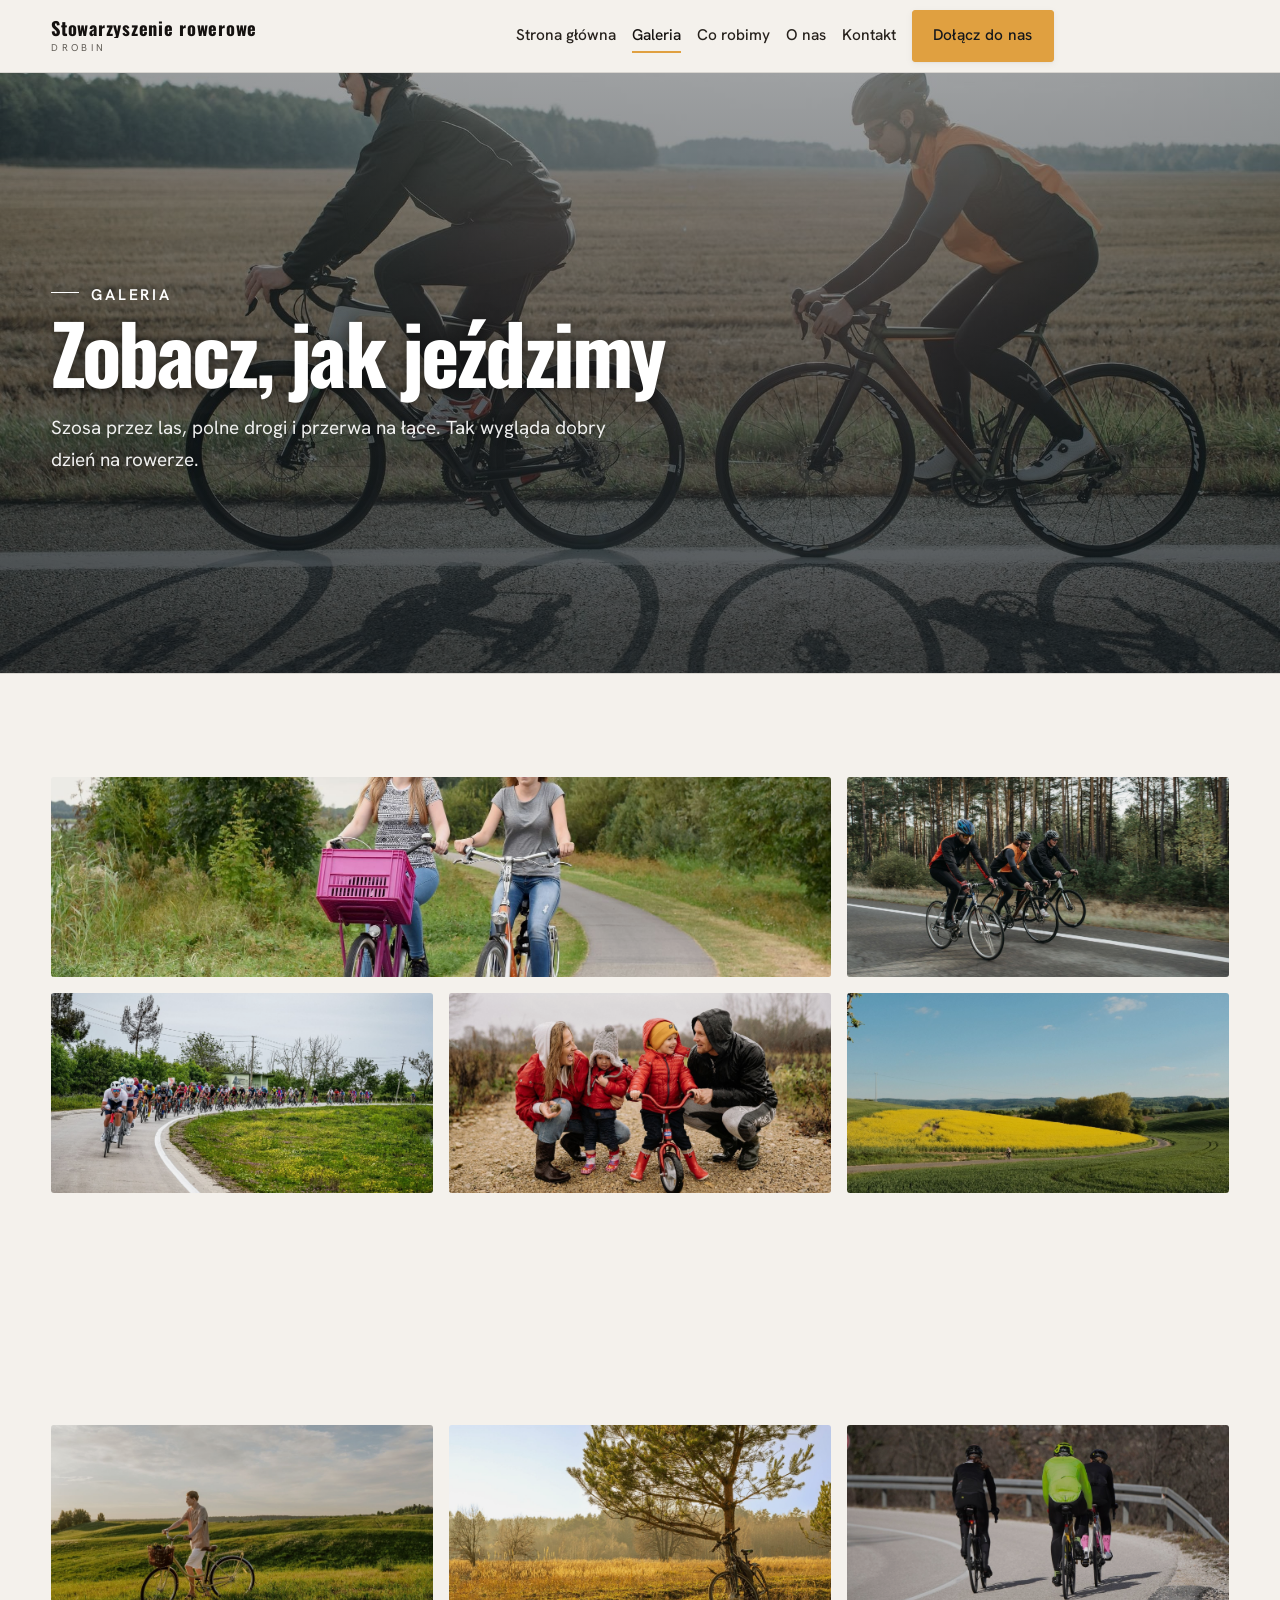
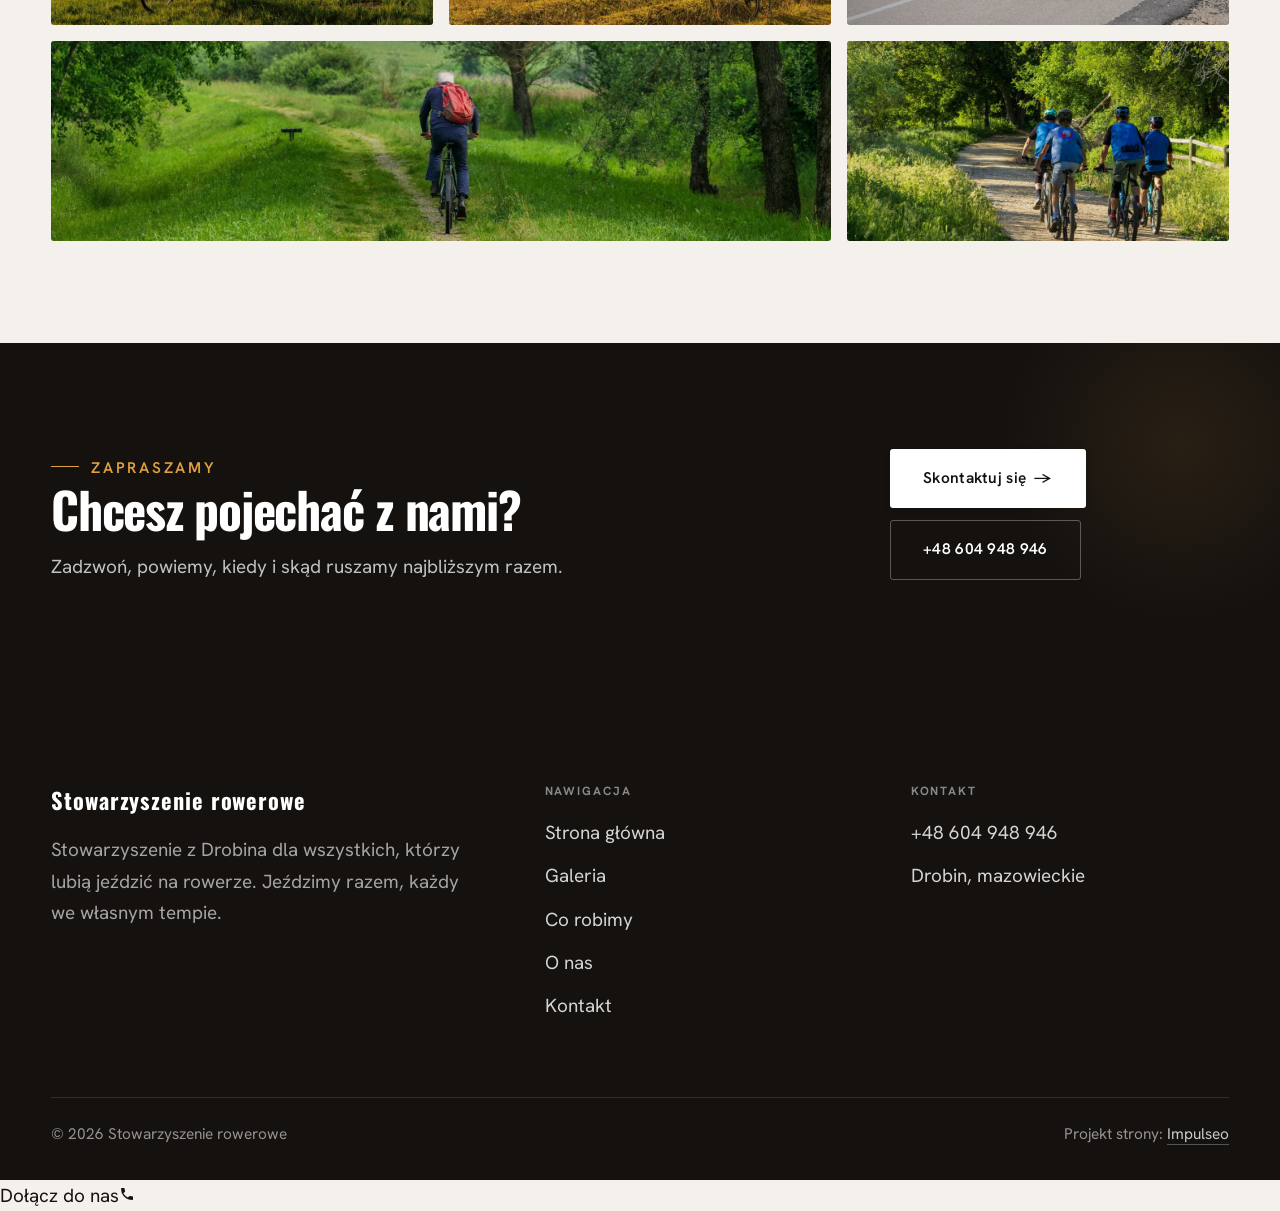
<file: realizacje.html>
<!DOCTYPE html>
<html lang="pl">
<head>
<meta charset="UTF-8">
<meta name="viewport" content="width=device-width, initial-scale=1.0">
<title>Galeria - Stowarzyszenie rowerowe</title>
<meta name="description" content="Galeria Stowarzyszenie rowerowe: Ścieżką rowerową, Przez sosnowy las, W dużej grupie, Pierwszy rower, Wiosna wśród pól">
<link rel="canonical" href="https://impulseo-pl.github.io/weterynarz-fronczak/realizacje.html">
<meta name="robots" content="noindex, nofollow">
<meta property="og:type" content="website">
<meta property="og:locale" content="pl_PL">
<meta property="og:site_name" content="Stowarzyszenie rowerowe">
<meta property="og:title" content="Galeria - Stowarzyszenie rowerowe">
<meta property="og:description" content="Galeria Stowarzyszenie rowerowe: Ścieżką rowerową, Przez sosnowy las, W dużej grupie, Pierwszy rower, Wiosna wśród pól">
<meta property="og:url" content="https://impulseo-pl.github.io/weterynarz-fronczak/realizacje.html">
<meta property="og:image" content="https://impulseo-pl.github.io/weterynarz-fronczak/img/og.jpg">
<meta property="og:image:width" content="1200">
<meta property="og:image:height" content="630">
<meta name="twitter:card" content="summary_large_image">
<link rel="preconnect" href="https://fonts.googleapis.com">
<link rel="preconnect" href="https://fonts.gstatic.com" crossorigin>
<link href="https://fonts.googleapis.com/css2?family=Oswald:wght@500;600;700&family=Hanken+Grotesk:wght@400;500;600&display=swap" rel="stylesheet">
<link rel="stylesheet" href="assets/styles.css?v=fac3b103">
</head>
<body>

<header class="nav">
  <div class="wrap nav-inner">
    <a class="brand" href="index.html"><span class="name">Stowarzyszenie rowerowe</span><span class="sub">Drobin</span></a>
    <nav class="nav-links">
      <a href="index.html">Strona główna</a>
      <a href="realizacje.html" class="active" aria-current="page">Galeria</a>
      <a href="oferta.html">Co robimy</a>
      <a href="o-nas.html">O nas</a>
      <a href="kontakt.html">Kontakt</a>
      <a href="kontakt.html" class="btn btn-accent">Dołącz do nas</a>
    </nav>
    <button class="nav-toggle" aria-label="Menu"><span></span><span></span><span></span></button>
  </div>
</header>

<main>
<section class="pagehead">
  <img src="img/g11.jpg" alt="Stowarzyszenie rowerowe - Zobacz, jak jeździmy" width="1880" height="1255" decoding="async">
  <div class="wrap">
    <span class="eyebrow">Galeria</span>
    <h1>Zobacz, jak jeździmy</h1>
    <p>Szosa przez las, polne drogi i przerwa na łące. Tak wygląda dobry dzień na rowerze.</p>
  </div>
</section>
<section>
  <div class="wrap">
    <div class="gallery">
      <div class="tile t-two3 reveal"><img src="img/g1.jpg" alt="Stowarzyszenie rowerowe" loading="lazy" width="1880" height="1253" decoding="async"></div>
      <div class="tile t-third reveal"><img src="img/g2.jpg" alt="Stowarzyszenie rowerowe" loading="lazy" width="1880" height="1255" decoding="async"></div>
      <div class="tile t-third reveal"><img src="img/g3.jpg" alt="Stowarzyszenie rowerowe" loading="lazy" width="1880" height="1253" decoding="async"></div>
      <div class="tile t-third reveal"><img src="img/g4.jpg" alt="Stowarzyszenie rowerowe" loading="lazy" width="1880" height="1253" decoding="async"></div>
      <div class="tile t-third reveal"><img src="img/g5.jpg" alt="Stowarzyszenie rowerowe" loading="lazy" width="1880" height="1253" decoding="async"></div>
      <div class="tile t-third reveal"><img src="img/g6.jpg" alt="Stowarzyszenie rowerowe" loading="lazy" width="1880" height="1254" decoding="async"></div>
      <div class="tile t-two3 reveal"><img src="img/g7.jpg" alt="Stowarzyszenie rowerowe" loading="lazy" width="1880" height="1253" decoding="async"></div>
      <div class="tile t-third reveal"><img src="img/g8.jpg" alt="Stowarzyszenie rowerowe" loading="lazy" width="1880" height="1253" decoding="async"></div>
      <div class="tile t-third reveal"><img src="img/g9.jpg" alt="Stowarzyszenie rowerowe" loading="lazy" width="1880" height="1253" decoding="async"></div>
      <div class="tile t-third reveal"><img src="img/g10.jpg" alt="Stowarzyszenie rowerowe" loading="lazy" width="1880" height="1253" decoding="async"></div>
      <div class="tile t-two3 reveal"><img src="img/g12.jpg" alt="Stowarzyszenie rowerowe" loading="lazy" width="1880" height="1255" decoding="async"></div>
      <div class="tile t-third reveal"><img src="img/about.jpg" alt="Stowarzyszenie rowerowe" loading="lazy" width="1880" height="1253" decoding="async"></div>
    </div>
  </div>
</section>
<section class="cta">
  <div class="wrap">
    <div class="reveal">
      <span class="eyebrow">Zapraszamy</span>
      <h2>Chcesz pojechać z nami?</h2>
      <p>Zadzwoń, powiemy, kiedy i skąd ruszamy najbliższym razem.</p>
    </div>
    <div class="cta-actions reveal">
      <a href="kontakt.html" class="btn btn-light">Skontaktuj się <span class="arr">→</span></a>
      <a href="tel:+48604948946" class="btn btn-ghost btn-ghost-cta">+48 604 948 946</a>
    </div>
  </div>
</section>
</main>

<footer>
  <div class="wrap">
    <div class="foot-grid">
      <div class="foot-brand">
        <div class="name">Stowarzyszenie rowerowe</div>
        <p>Stowarzyszenie z Drobina dla wszystkich, którzy lubią jeździć na rowerze. Jeździmy razem, każdy we własnym tempie.</p>
      </div>
      <div class="foot-col">
        <h4>Nawigacja</h4>
        <a href="index.html">Strona główna</a>
        <a href="realizacje.html">Galeria</a>
        <a href="oferta.html">Co robimy</a>
        <a href="o-nas.html">O nas</a>
        <a href="kontakt.html">Kontakt</a>
      </div>
      <div class="foot-col">
        <h4>Kontakt</h4>
        <a href="tel:+48604948946">+48 604 948 946</a>
        <p>Drobin, mazowieckie</p>
      </div>
    </div>
    <div class="foot-bot">
      <span>© 2026 Stowarzyszenie rowerowe</span>
      <span>Projekt strony: <a class="foot-credit" href="https://impulseo.pl" target="_blank" rel="noopener">Impulseo</a></span>
    </div>
  </div>
</footer>
<div class="sticky-reserve"><a class="sr-book" href="kontakt.html">Dołącz do nas</a><a class="sr-call" href="tel:+48604948946" aria-label="Zadzwoń"><svg class="ico-tel" width="16" height="16" viewBox="0 0 24 24" fill="none" aria-hidden="true"><path d="M6.6 10.8a15.5 15.5 0 0 0 6.6 6.6l2.2-2.2a1 1 0 0 1 1-.24 11.4 11.4 0 0 0 3.6.58 1 1 0 0 1 1 1V20a1 1 0 0 1-1 1A17 17 0 0 1 3 4a1 1 0 0 1 1-1h3.5a1 1 0 0 1 1 1c0 1.25.2 2.46.58 3.6a1 1 0 0 1-.25 1l-2.23 2.2Z" fill="currentColor"/></svg></a></div>
<div class="demo-wazne" data-do="2026-10-04" data-cykl="3" hidden><svg class="dw-ico" width="13" height="13" viewBox="0 0 24 24" fill="none" aria-hidden="true"><circle cx="12" cy="12" r="8.6" stroke="currentColor" stroke-width="1.8"/><path d="M12 7.2V12l3.3 2" stroke="currentColor" stroke-width="1.8" stroke-linecap="round"/></svg><span class="dw-txt"></span></div>

<script src="assets/main.js"></script>
</body>
</html>
</file>
<file: assets/styles.css>
/* ============================================================
   STOLBASZ — premium, architektoniczny B2B fit-out
   Jasna paleta, zero brązu. System wg premium-web-craft.
   Projekt strony: Impulseo (impulseo.pl)
   ============================================================ */

:root{
  /* PALETA — jasna, architektoniczna, chłodna */
  --paper:#F4F1EC;          /* główne tło */
  --paper-2:#E9E4DB;        /* sekcje alternatywne (chłodny jasny szary) */
  --paper-3:#E9E4DB;        /* delikatne wypełnienia */
  --ink:#14110F;            /* tekst główny — chłodny grafit */
  --ink-soft:#26211C;       /* nagłówki drugorzędne */
  --muted:#8A857C;          /* tekst poboczny */
  --line:rgba(20,17,15,.12);/* hairline */
  --accent:#E0A040;         /* stonowany petrol-slate — jedyny akcent */
  --accent-d:#B97E27;
  --accent-soft:rgba(224,160,64,.10);
  --dark:#14110F;           /* sekcje ciemne (stopka/CTA) */

  /* HOVER ZDJĘĆ — JEDEN standard dla całego silnika (decyzja K. 04.08.2026, artefakt z wariantami).
     AKTUALNE (K.+Szymon 09.08.2026, wybór z artefaktu 6 wariantów): zoom 1.05 przy 1.4s -
     przy tak długim czasie mocniejszy kadr NIE skacze, tylko „oddycha". Poprzedni standard
     (1.02 / .55s z 04.08) odbierany jako dynamiczny i szybki.
     Spoczynek lekko przygaszony, ale TYLKO tam, gdzie jest mysz (@media hover:hover) —
     na telefonie zdjęcia zostają w pełnej jasności. */
  --img-zoom:1.05;                   /* K.+Szymon 09.08: wariant F z artefaktu porównawczego */
  --img-rest:brightness(.95) saturate(.99);
  --img-hot:brightness(1.06) saturate(1.05);
  --img-dur:1.4s;                    /* K.+Szymon 09.08 (wariant F): powoli = elegancko */
  --img-ease:cubic-bezier(.16,.84,.44,1);  /* miękki ogon, efekt „oddychania" */

  /* ODSTĘPY — skala 4/8 */
  --space-1:4px; --space-2:8px; --space-3:12px; --space-4:16px; --space-5:24px;
  --space-6:32px; --space-7:48px; --space-8:64px; --space-9:96px; --space-10:128px;

  /* TYPOGRAFIA — fluid clamp() (skala podbita 16.07.2026: większe, czytelniejsze litery — uwaga Adama) */
  --text-sm:clamp(.9rem,.87rem + .12vw,1rem);
  --text-base:clamp(1.08rem,1.04rem + .18vw,1.2rem);
  --text-lg:clamp(1.24rem,1.15rem + .34vw,1.44rem);
  --text-h3:clamp(1.34rem,1.22rem + .55vw,1.66rem);
  --text-h2:clamp(2.1rem,1.66rem + 2.1vw,3.1rem);
  --text-h1:clamp(2.9rem,2.1rem + 4vw,5.1rem);

  /* PROMIENIE — architektoniczne, raczej ostre */
  --r-sm:3px; --r-md:6px; --r-lg:10px;

  /* RUCH */
  --ease:cubic-bezier(.25,.46,.45,.94); --dur:.24s;

  /* CIENIE — miękkie, warstwowe */
  --sh-sm:0 1px 2px rgba(16,24,32,.04), 0 2px 8px rgba(16,24,32,.05);
  --sh-md:0 2px 6px rgba(16,24,32,.05), 0 12px 28px -8px rgba(16,24,32,.12);
  --sh-lg:0 6px 14px rgba(16,24,32,.07), 0 26px 56px -18px rgba(16,24,32,.22);

  --hairline:1px solid var(--line);

  --font-display:'Oswald','Hanken Grotesk',sans-serif;
  --font-body:'Hanken Grotesk',sans-serif;
}

*{box-sizing:border-box;margin:0;padding:0}
html{scroll-behavior:smooth}
body{
  font-family:var(--font-body);
  font-size:var(--text-base);
  line-height:1.65;
  color:var(--ink);
  background:var(--paper);
  -webkit-font-smoothing:antialiased;
  text-rendering:optimizeLegibility;
}
img{max-width:100%;height:auto;display:block}  /* height:auto = width/height z atrybutów trzyma proporcje (TOP#12) */
a{color:inherit;text-decoration:none}

.wrap{width:min(92%,1180px);margin-inline:auto}
section{padding-block:clamp(52px,6.5vw,96px)}

h1,h2,h3{font-family:var(--font-display);font-weight:700;line-height:1.08;letter-spacing:-.02em;color:var(--ink)}
h1{font-size:var(--text-h1);letter-spacing:-.035em}
h2{font-size:var(--text-h2);letter-spacing:-.025em}
h3{font-size:var(--text-h3)}
/* MIARA — długość wiersza. WCAG 2.2 SC 1.4.8: max 80 znaków; Butterick: 45–90.
   68ch daje realnie 72–78 znaków polskiego tekstu, czyli z zapasem pod granicą.
   Wcześniej limit miał TYLKO <p> — <li>, <blockquote> i <dd> nie miały żadnego,
   i to jedyny powód, dla którego 23 bloki na dwóch oddanych stronach jadą po
   83–106 znaków w wierszu (pomiar 07.08.2026, bramka `miara`).
   ⚠️ Listy i definicje ograniczamy TYLKO bez klasy: `ul`/`ol` z klasą to u nas
   układ (siatki kafli, menu), a nie tekst ciągły — tam miarę wyznacza układ. */
/* 60ch, nie 68ch (K. 10.08): po zmianie fontów na węższe kroje (DM Sans i spółka)
   w 68ch mieściło się ~90 znaków - bramka pikselowa słusznie zgłaszała przekroczenie
   granicy 80. Pomiar na żywej przeglądarce: 60ch = 90 znaków, 53ch = ~78 znaków, czyli normę WCAG 1.4.8. */
:root{ --miara:53ch }
p{max-width:min(100%,var(--miara))}
blockquote,
ul:not([class])>li, ol:not([class])>li,
dl:not([class])>dd{max-width:min(100%,var(--miara))}

/* ⚠️ Świadomie BEZ wyjątku `.tile p,.card p,.svc p{max-width:none}`, choć nasuwa się sam:
   te akapity BYŁY już ograniczone (stare `p{max-width:65ch}`), więc „wyjątek" nie odblokowałby
   niczego nowego — tylko ROZLUŹNIŁ stan sprzed zmiany na wszystkich demach naraz.
   `figcaption` żadna z reguł wyżej nie dotyczy, więc też nie potrzebuje zwolnienia. */

/* ŁAMANIE. `balance` wyrównuje długości wierszy w nagłówku, `pretty` pilnuje ostatniego
   wiersza akapitu, żeby nie został w nim jeden wyraz. Obsługiwane od Chrome 117 /
   Safari 17.5; starsze przeglądarki po prostu ignorują tę własność.
   `text-wrap:pretty` nie występowało dotąd ANI RAZ w silniku ani w repo klientów. */
h1,h2,h3,.lead,.lede{text-wrap:balance}
p,li,blockquote,dd{text-wrap:pretty}

.eyebrow{
  font-family:var(--font-body);
  font-size:var(--text-sm);
  font-weight:600;
  letter-spacing:.18em;
  text-transform:uppercase;
  color:var(--accent);
  display:inline-flex;align-items:center;gap:var(--space-3);
}
/* flex:none + margin-top = kreska trzyma się PIERWSZEJ linii. Wcześniej align-items:center
   centrowało ją względem całego bloku i przy zawinięciu (długi kicker typu
   „…WNĘTRZ · LESZNO · OD 2019") druga linia lądowała z brzydkim wcięciem. */
.eyebrow{align-items:flex-start}
.eyebrow>*,.eyebrow{text-wrap:balance}   /* dlugi kicker lamal sie na sierote typu samo „2019" w drugiej linii */
.eyebrow::before{content:"";width:28px;height:1px;background:var(--accent);display:inline-block;flex:none;margin-top:.62em}

.muted{color:var(--muted)}
.lead{font-size:var(--text-lg);line-height:1.55;color:var(--ink-soft);max-width:50ch}

/* ---------- BUTTONS ---------- */
.btn{
  display:inline-flex;align-items:center;gap:var(--space-2);
  font-weight:600;font-size:var(--text-sm);letter-spacing:.02em;
  padding:var(--space-4) var(--space-6);
  border-radius:var(--r-sm);
  transition:transform var(--dur) var(--ease),box-shadow var(--dur) var(--ease),background var(--dur) var(--ease);
  cursor:pointer;border:1px solid transparent;
}
.btn-accent{background:var(--accent);color:#fff;box-shadow:var(--sh-sm)}
.btn-accent:hover{background:var(--accent-d);transform:translateY(-2px);box-shadow:var(--sh-md)}
.btn-accent:active{transform:translateY(0);box-shadow:var(--sh-sm)}
.btn-ghost{background:transparent;color:var(--ink);border-color:var(--line)}
.btn-ghost:hover{border-color:var(--accent);color:var(--accent);transform:translateY(-2px)}
.btn-light{background:#fff;color:var(--ink);box-shadow:var(--sh-sm)}
.btn-light:hover{transform:translateY(-2px);box-shadow:var(--sh-md)}
.btn .arr{transition:transform var(--dur) var(--ease)}
.btn:hover .arr{transform:translateX(4px)}

/* ---------- NAV ---------- */
.nav{
  position:sticky;top:0;z-index:50;
  background:color-mix(in srgb,var(--paper) 88%,transparent);
  backdrop-filter:saturate(140%) blur(10px);
  border-bottom:var(--hairline);
}
.nav-inner{display:flex;align-items:center;justify-content:space-between;gap:var(--space-5);height:72px}
/* ANTY-NACHODZENIE (K. 05.08.2026): długa nazwa firmy + przycisk z pełnym numerem nie mieściły się w pasku
   i flex ściskał linki PONIŻEJ ich treści - "Kontakt" wchodził na ramkę "Zadzwoń +48 ...". Teraz ustępuje
   nazwa marki (skrót wielokropkiem), a menu i przycisk nigdy się nie kurczą ani nie zachodzą na siebie. */
.brand{display:flex;flex-direction:column;line-height:1;min-width:0;flex:0 1 auto}
.brand .name{font-family:var(--font-display);font-weight:800;font-size:1.35rem;letter-spacing:.04em;white-space:nowrap;overflow:hidden;text-overflow:ellipsis}
.brand .sub{font-size:.62rem;letter-spacing:.34em;text-transform:uppercase;color:var(--muted);margin-top:5px;white-space:nowrap;overflow:hidden;text-overflow:ellipsis}
.nav-links{display:flex;align-items:center;gap:var(--space-6);flex:0 0 auto}
.nav-links a{font-size:var(--text-sm);font-weight:500;color:var(--ink-soft);position:relative;padding-block:4px;white-space:nowrap;transition:color var(--dur) var(--ease)}
.nav-links a::after{content:"";position:absolute;left:0;bottom:0;width:0;height:1.5px;background:var(--accent);transition:width var(--dur) var(--ease)}
.nav-links a:hover,.nav-links a.active{color:var(--ink)}
.nav-links a:hover::after,.nav-links a.active::after{width:100%}
.nav-links .btn{padding:var(--space-2) var(--space-5)}
/* przyciski w nav: właściwy kolor (przebij .nav-links a) + bez podkreślenia */
.nav-links a.btn-accent{color:#fff}
.nav-links a.btn-ghost,.nav-links a.btn-light{color:var(--ink)}
/* CTA w pasku: NIE podkreślenie spod linków menu, ale ten sam przelatujący błysk,
   co na wszystkich innych przyciskach (zgłoszenie K. 13.08.2026 - „na hero jest efekt
   światła przechodzącego przez przycisk, na navbarze go nie ma, a mają być identyczne").
   Reguła `.nav-links a::after` jest silniejsza od `.btn::after`, więc trzeba jej
   geometrię wyzerować i wpisać połysk z nazwy - samo `display:none` gasiło efekt. */
.nav-links a.btn::after{
  display:block;content:"";position:absolute;inset:0;z-index:-1;pointer-events:none;
  width:auto;height:auto;border-radius:inherit;   /* kasuje geometrię podkreślenia (width:0;height:1.5px) */
  background:linear-gradient(100deg,transparent 32%,rgba(255,255,255,.20) 50%,transparent 68%);
  translate:-120% 0}
@media (prefers-reduced-motion:no-preference){
  .nav-links a.btn:hover::after{translate:120% 0;transition:translate .75s var(--mt-ease,cubic-bezier(.16,.84,.44,1))}
}
.nav-toggle{display:none;background:none;border:none;cursor:pointer;flex-direction:column;gap:5px;padding:8px}
.nav-toggle span{width:24px;height:2px;background:var(--ink);transition:var(--dur)}
/* Ciasny zakres MIĘDZY menu mobilnym a pełnym pulpitem: zbijamy odstępy i nazwę marki,
   żeby wszystko zmieściło się naturalnie, zanim w ogóle dojdzie do skracania wielokropkiem. */
@media(max-width:1280px) and (min-width:921px){
  .nav-links{gap:var(--space-4)}
  .nav-links .btn{padding:var(--space-2) var(--space-4)}
  .brand .name{font-size:1.15rem}
}

/* ---------- HERO (split) ---------- */
.hero{position:relative;overflow:hidden;border-bottom:var(--hairline)}
.hero-grid{display:grid;grid-template-columns:1.05fr .95fr;gap:clamp(24px,4vw,60px);align-items:center;
  padding-block:clamp(36px,4.5vw,64px)}
.hero-copy .eyebrow{margin-bottom:var(--space-5)}
.hero-copy h1{margin-bottom:var(--space-5)}
.hero-copy .lead{margin-bottom:var(--space-7)}
.hero-actions{display:flex;flex-wrap:wrap;gap:var(--space-4)}
.hero-art{position:relative;aspect-ratio:4/3;border-radius:var(--r-lg);overflow:hidden;box-shadow:var(--sh-lg)}
.hero-art img{width:100%;height:100%;object-fit:cover}
.hero-art::after{content:"";position:absolute;inset:0;background:linear-gradient(180deg,transparent 55%,rgba(18,24,28,.28))}
.hero-badge{position:absolute;left:var(--space-5);bottom:var(--space-5);z-index:2;
  background:rgba(252,252,251,.94);backdrop-filter:blur(4px);
  border-radius:var(--r-md);padding:var(--space-4) var(--space-5);box-shadow:var(--sh-md);max-width:78%}
.hero-badge strong{display:block;font-family:var(--font-display);font-size:1rem;letter-spacing:-.01em}
.hero-badge span{font-size:var(--text-sm);color:var(--muted)}

/* ---------- HERO duży / kinowy (strona główna) ---------- */
.hero-cine{position:relative;min-height:clamp(560px,82vh,840px);min-height:clamp(560px,82svh,840px);display:flex;align-items:center;overflow:hidden;border-bottom:var(--hairline)}
.hero-cine>img{position:absolute;inset:0;width:100%;height:100%;object-fit:cover;z-index:0}
.hero-cine::after{content:"";position:absolute;inset:0;z-index:1;
  background:linear-gradient(95deg,rgba(13,18,23,.86) 0%,rgba(13,18,23,.64) 32%,rgba(13,18,23,.24) 62%,rgba(13,18,23,.04) 100%)}
.hero-cine .wrap{position:relative;z-index:2;padding-block:var(--space-8)}
.hero-cine .hero-copy{max-width:660px}
.hero-cine .eyebrow{color:#fff;margin-bottom:var(--space-5)}
.hero-cine .eyebrow::before{background:#fff}
.hero-cine h1{color:#fff;margin-bottom:var(--space-5);font-size:clamp(2.9rem,2rem + 4.4vw,5.2rem);text-wrap:balance}
.hero-cine .lead{color:rgba(255,255,255,.92);max-width:48ch;margin-bottom:var(--space-7)}
.hero-cine .hero-actions{display:flex;flex-wrap:wrap;gap:var(--space-4)}
/* NISKIE OKNO (laptop z dokiem i paskami przeglądarki ma ~700-780 px wysokości widoku):
   H1 do 5.2rem + długi lead nie mieściły się i przyciski wypadały POD krawędź ekranu -
   klient widział stronę bez ani jednego CTA. Skalujemy w dół, zamiast przycinać treść. */
@media(min-width:821px) and (max-height:820px){
  .hero-cine{min-height:clamp(520px,94svh,780px)}
  .hero-cine .wrap{padding-block:var(--space-6)}
  .hero-cine h1{font-size:clamp(2.2rem,1.5rem + 2.6vw,3.6rem);margin-bottom:var(--space-4)}
  .hero-cine .eyebrow{margin-bottom:var(--space-4)}
  .hero-cine .lead{margin-bottom:var(--space-5);max-width:44ch}
}
@media(max-width:680px){
  .hero-cine{min-height:clamp(520px,76vh,640px);min-height:clamp(520px,76svh,640px);align-items:flex-end}
  .hero-cine::after{background:linear-gradient(0deg,rgba(13,18,23,.9) 6%,rgba(13,18,23,.45) 55%,rgba(13,18,23,.25) 100%)}
  .hero-cine .wrap{padding-bottom:var(--space-9)}
  /* TELEFON (~90% oglądających): lead potrafił zająć 8 linii i zepchnąć CTA poza pierwszy ekran.
     Zwężamy interlinię i skalę - treści nie ucinamy, bo to ona sprzedaje. */
  .hero-cine .lead{font-size:.98rem;line-height:1.5;margin-bottom:var(--space-5)}
  .hero-cine .eyebrow{font-size:.72rem;letter-spacing:.13em;margin-bottom:var(--space-4)}
  .hero-cine .eyebrow::before{width:20px}
  .hero-cine h1{margin-bottom:var(--space-4)}
}

/* full-bleed hero variant (podstrony) */
.pagehead{position:relative;min-height:46vh;min-height:46svh;display:flex;align-items:flex-end;overflow:hidden;border-bottom:var(--hairline)}
.pagehead img{position:absolute;inset:0;width:100%;height:100%;object-fit:cover}
/* 10.08.2026 (decyzja K.): mocniejsze przyciemnienie + cień pod tekstem. Bramka mierzyła na
   nagłówkach podstron 3,38-3,43:1 przy wymaganych 4,5 — jasne zdjęcie (hala, śnieg, niebo)
   podchodziło pod biały tekst. Zdjęcia klientów są różne, więc kontrast musi dawać WARSTWA,
   a nie szczęśliwy dobór kadru. */
.pagehead::after{content:"";position:absolute;inset:0;background:linear-gradient(180deg,rgba(18,24,28,.40),rgba(18,24,28,.76))}
.pagehead .wrap{position:relative;z-index:2;padding-block:var(--space-9);color:#fff}
.pagehead h1{color:#fff;max-width:18ch;text-shadow:0 2px 16px rgba(0,0,0,.55)}
.pagehead .eyebrow{color:#fff}
.pagehead .eyebrow::before{background:#fff}
.pagehead p{color:rgba(255,255,255,.92);margin-top:var(--space-4);max-width:54ch;text-shadow:0 1px 12px rgba(0,0,0,.5)}

/* ---------- STRIP (pasek skrótów / liczby) ---------- */
.strip{background:var(--dark);color:#fff}
/* PASEK HASEŁ — standard 04.08.2026 (decyzja K.): 5 haseł w JEDNYM rzędzie, tekst WYŚRODKOWANY,
   węższe marginesy boczne niż reszta strony (pasek ma iść szerzej), równe wysokości kolumn. */
.strip .wrap{width:min(96%,1440px);display:grid;grid-template-columns:repeat(5,1fr);
  gap:var(--space-5);padding-block:var(--space-7);align-items:stretch}
.strip .item .k{font-family:var(--font-display);font-size:clamp(1.05rem,.82rem + .85vw,1.55rem);
  font-weight:800;letter-spacing:-.02em;color:#fff;line-height:1.18;text-wrap:balance}
.strip .item .v{font-size:var(--text-sm);color:rgba(255,255,255,.66);margin-top:var(--space-2);line-height:1.4}
.strip .item{border-left:2px solid var(--accent);padding-inline:var(--space-4);
  text-align:center;display:flex;flex-direction:column;justify-content:center}
/* liczba kolumn = liczba haseł, żeby ostatnie nie zostawało samo w drugim rzędzie.
   Klasę n-N nadaje multipage.py; domyślnie (bez klasy) pasek jest 5-kolumnowy. */
.strip.n-2 .wrap{grid-template-columns:repeat(2,1fr)}
.strip.n-3 .wrap{grid-template-columns:repeat(3,1fr)}
.strip.n-4 .wrap{grid-template-columns:repeat(4,1fr);gap:var(--space-6)}
.strip.n-4 .item .k{font-size:clamp(1.3rem,1rem + 1.1vw,2rem)}
.strip.n-6 .wrap{grid-template-columns:repeat(6,1fr);gap:var(--space-4)}
.strip.n-6 .item .k{font-size:clamp(.98rem,.8rem + .7vw,1.35rem)}
/* równe łamanie: zamiast "długa linia + jedno słowo" obie linie zbliżonej długości */
.strip .item .k{text-wrap:balance}

/* ---------- SECTION HEAD ---------- */
.head{max-width:48rem;margin-bottom:var(--space-8)}
.head.center{margin-inline:auto;text-align:center}
.head .eyebrow{margin-bottom:var(--space-4)}
.head h2{margin-bottom:var(--space-4)}
.head p{color:var(--muted);font-size:var(--text-lg);line-height:1.55}
.head.center p{margin-inline:auto}

/* ---------- INTRO SPLIT ---------- */
.split{display:grid;grid-template-columns:.92fr 1.08fr;gap:clamp(28px,5vw,80px);align-items:center}
.split.rev{grid-template-columns:1.08fr .92fr}
.split.rev .split-art{order:-1}
.split-art{position:relative;aspect-ratio:5/4;border-radius:var(--r-lg);overflow:hidden;box-shadow:var(--sh-lg)}
.split-art img{width:100%;height:100%;object-fit:cover}
.split-copy h2{margin-bottom:var(--space-5)}
.split-copy p+p{margin-top:var(--space-4)}
.split-copy .btn{margin-top:var(--space-6)}

/* ---------- SERVICES (zakres) ---------- */
.svc-grid{display:grid;grid-template-columns:repeat(auto-fit,minmax(280px,1fr));gap:var(--space-5)}
.svc{background:#fff;border:var(--hairline);border-radius:var(--r-md);padding:var(--space-7) var(--space-6);
  transition:transform var(--dur) var(--ease),box-shadow var(--dur) var(--ease),border-color var(--dur) var(--ease);
  position:relative;overflow:hidden}
.svc::before{content:"";position:absolute;left:0;top:0;width:3px;height:0;background:var(--accent);transition:height var(--dur) var(--ease)}
.svc:hover{transform:translateY(-4px);box-shadow:var(--sh-md);border-color:transparent}
.svc:hover::before{height:100%}
.svc .ic{font-family:var(--font-display);font-size:.8rem;font-weight:700;letter-spacing:.12em;color:var(--accent);margin-bottom:var(--space-4)}
.svc h3{margin-bottom:var(--space-3);font-size:1.22rem}
.svc p{color:var(--muted);font-size:var(--text-base);line-height:1.6}

/* big detailed service rows */
.svc-row{display:grid;grid-template-columns:.8fr 1.2fr;gap:clamp(20px,4vw,60px);align-items:center;padding-block:var(--space-8)}
.svc-row+.svc-row{border-top:var(--hairline)}
.svc-row.rev{grid-template-columns:1.2fr .8fr}
/* Naprzemienny układ wierszy oferty: co drugi wiersz ma zdjęcie po PRAWEJ.
   Było `order:-1` — martwy kod, bo zdjęcie i tak jest pierwszym dzieckiem w HTML,
   więc wszystkie wiersze wyglądały identycznie (zdjęcie zawsze z lewej), a `rev`
   zmieniało tylko szerokość kolumn. Znalezione 29.07.2026 przy różnicowaniu kierunków
   animacji (pomiar pozycji: art.mid 390/502 przy row.mid 756 — zawsze lewa strona). */
.svc-row.rev .svc-row-art{order:2}
.svc-row-art{aspect-ratio:4/3;border-radius:var(--r-md);overflow:hidden;box-shadow:var(--sh-md)}
.svc-row-art img{width:100%;height:100%;object-fit:cover}
.svc-row h3{font-size:1.5rem;margin-bottom:var(--space-4)}
.svc-row .num{font-family:var(--font-display);font-size:.85rem;font-weight:700;letter-spacing:.14em;color:var(--accent);display:block;margin-bottom:var(--space-3)}
.svc-row ul{list-style:none;margin-top:var(--space-4);display:flex;flex-direction:column;gap:var(--space-2)}
.svc-row li{position:relative;padding-left:var(--space-5);color:var(--muted);font-size:var(--text-base)}
.svc-row li::before{content:"";position:absolute;left:0;top:.62em;width:8px;height:1px;background:var(--accent)}

/* ---------- GALLERY (realizacje) ---------- */
.gallery{display:grid;grid-template-columns:repeat(12,1fr);gap:var(--space-4);grid-auto-rows:200px}
/* GALERIA MASONRY — pionowe zdjęcia (portrety beauty/wellness) bez przycinania: kolumny, height auto */
.gallery-masonry{column-count:3;column-gap:var(--space-4)}
@media(max-width:900px){.gallery-masonry{column-count:2}}
@media(max-width:560px){.gallery-masonry{column-count:1}}
.gallery-masonry .m-tile{break-inside:avoid;margin:0 0 var(--space-4);padding:0;position:relative;overflow:hidden;border-radius:var(--r-md);border:1px solid var(--line)}
.gallery-masonry .m-tile img{width:100%;height:auto;display:block}
.gallery-masonry .m-tile .cap{position:absolute;left:0;right:0;bottom:0;padding:var(--space-4);color:#fff;background:linear-gradient(0deg,rgba(0,0,0,.55),transparent);font-size:var(--text-sm)}
.gallery-masonry .m-tile .cap small{display:block;font-weight:400;opacity:.78;letter-spacing:.04em;text-transform:uppercase;font-size:.66rem;margin-top:3px}
.tile{position:relative;overflow:hidden;border-radius:var(--r-md);box-shadow:var(--sh-sm);
  transition:transform var(--dur) var(--ease),box-shadow var(--dur) var(--ease)}
.tile img{width:100%;height:100%;object-fit:cover;
  transition:transform var(--img-dur) var(--img-ease),filter var(--img-dur) var(--img-ease)}
.tile:hover{box-shadow:var(--sh-md)}
.tile .cap{position:absolute;left:0;right:0;bottom:0;padding:var(--space-5) var(--space-4) var(--space-4);
  /* mocniejszy spad + cien pod tekstem: na JASNYCH zdjeciach klienta (biale fronty, sciany)
     slaby gradient dawal kontrast ~1.5:1 zamiast wymaganych 3.6:1 (bramka wygladu, 10.08.2026) */
  background:linear-gradient(transparent 10%,rgba(18,24,28,.55) 40%,rgba(18,24,28,.88) 68%,rgba(18,24,28,.99));color:#fff;
  text-shadow:0 1px 2px rgba(0,0,0,.85),0 2px 10px rgba(0,0,0,.55);
  font-size:var(--text-sm);font-weight:600;letter-spacing:.01em;
  opacity:0;transform:translateY(8px);transition:var(--dur) var(--ease)}
.tile:hover .cap{opacity:1;transform:translateY(0)}
.tile .cap small{display:block;font-weight:400;opacity:.78;letter-spacing:.04em;text-transform:uppercase;font-size:.66rem;margin-top:3px}
/* bento spans */
.t-wide{grid-column:span 6}
.t-tall{grid-column:span 6;grid-row:span 2}
.t-std{grid-column:span 6}
.t-third{grid-column:span 4}
.t-two3{grid-column:span 8}

/* ---------- TRUST / WIARYGODNOŚĆ ---------- */
.trust{background:var(--paper-2)}
.trust-grid{display:grid;grid-template-columns:repeat(auto-fit,minmax(240px,1fr));gap:var(--space-5);margin-top:var(--space-7)}
.trust-card{background:#fff;border-radius:var(--r-md);padding:var(--space-7) var(--space-6);box-shadow:var(--sh-sm);border-top:3px solid var(--accent)}
.trust-card .big{font-family:var(--font-display);font-size:clamp(1.8rem,1.3rem + 1.6vw,2.6rem);font-weight:800;letter-spacing:-.02em;color:var(--ink);line-height:1}
.trust-card h3{font-size:1.12rem;margin:var(--space-3) 0 var(--space-2)}
.trust-card p{color:var(--muted);font-size:var(--text-base);line-height:1.55}

/* ---------- CTA band ---------- */
.cta{background:var(--dark);color:#fff;position:relative;overflow:hidden}
/* telefon w CTA: na ciemnym tle biały (domyślnie), rodziny z JASNYM tłem CTA
   nadpisują to u siebie - wcześniej kolor siedział w stylu inline i wygrywał z rodziną. */
.cta .btn-ghost-cta{color:#fff;border-color:rgba(255,255,255,.3)}
.cta .wrap{display:grid;grid-template-columns:1.4fr .6fr;gap:var(--space-7);align-items:center;position:relative;z-index:2}
.cta h2{color:#fff;max-width:20ch}
.cta p{color:rgba(255,255,255,.74);margin-top:var(--space-4)}
.cta-actions{display:flex;flex-direction:column;gap:var(--space-3);align-items:flex-start}
.cta::before{content:"";position:absolute;right:-80px;top:-80px;width:360px;height:360px;border-radius:50%;
  background:radial-gradient(circle,var(--accent-soft),transparent 70%)}

/* ---------- CONTACT ---------- */
.contact-grid{display:grid;grid-template-columns:.85fr 1.15fr;gap:clamp(28px,4vw,56px);align-items:start}
.info-list{display:flex;flex-direction:column;gap:var(--space-2)}
.info-row{display:flex;gap:var(--space-4);align-items:flex-start;padding-block:var(--space-4);border-bottom:var(--hairline)}
.info-row .ic{flex:none;width:42px;height:42px;display:grid;place-items:center;border-radius:50%;
  background:var(--accent-soft);color:var(--accent);font-size:1.05rem}
.info-row .lbl{font-size:.72rem;letter-spacing:.14em;text-transform:uppercase;color:var(--muted)}
.info-row .val{font-weight:600;font-size:var(--text-base);margin-top:2px}
.info-row a.val:hover{color:var(--accent)}
.map{border:none;border-radius:var(--r-lg);box-shadow:var(--sh-md);width:100%;height:100%;min-height:380px;filter:grayscale(.2) contrast(1.02)}
.form{background:#fff;border:var(--hairline);border-radius:var(--r-lg);padding:clamp(24px,3vw,40px);box-shadow:var(--sh-sm)}
.form .fld{margin-bottom:var(--space-5)}
.form label{display:block;font-size:var(--text-sm);font-weight:600;margin-bottom:var(--space-2)}
.form input,.form textarea{width:100%;font-family:inherit;font-size:var(--text-base);color:var(--ink);
  padding:var(--space-4);border:var(--hairline);border-radius:var(--r-sm);background:var(--paper);transition:border-color var(--dur)}
.form input:focus,.form textarea:focus{outline:none;border-color:var(--accent);background:#fff}
.form textarea{resize:vertical;min-height:120px}
.form .note{font-size:var(--text-sm);color:var(--muted);margin-top:var(--space-3)}

/* ---------- FOOTER ---------- */
footer{background:var(--dark);color:#fff;padding-block:var(--space-9) var(--space-6)}
.foot-grid{display:grid;grid-template-columns:1.4fr 1fr 1fr;gap:var(--space-7);margin-bottom:var(--space-8)}
.foot-brand .name{font-family:var(--font-display);font-weight:800;font-size:1.4rem;letter-spacing:.04em}
.foot-brand p{color:rgba(255,255,255,.62);margin-top:var(--space-4);font-size:var(--text-base);max-width:38ch}
.foot-col h4{font-size:.74rem;letter-spacing:.16em;text-transform:uppercase;color:rgba(255,255,255,.5);margin-bottom:var(--space-4)}
.foot-col a,.foot-col p{display:block;color:rgba(255,255,255,.82);font-size:var(--text-base);margin-bottom:var(--space-3)}
.foot-col a:hover{color:#fff}
.foot-bot{border-top:1px solid rgba(255,255,255,.12);padding-top:var(--space-5);display:flex;justify-content:space-between;flex-wrap:wrap;gap:var(--space-3);
  font-size:var(--text-sm);color:rgba(255,255,255,.55)}
.foot-bot a:hover{color:#fff}
/* Podpis w stopce = klikalny link do impulseo.pl (31.07.2026). Ma być WIDOCZNIE klikalny,
   ale nie krzyczeć - stąd sam kolor jaśniejszy + delikatne podkreślenie na najeździe. */
.foot-bot a.foot-credit{color:rgba(255,255,255,.78);text-decoration:none;border-bottom:1px solid rgba(255,255,255,.28)}
.foot-bot a.foot-credit:hover{color:#fff;border-bottom-color:#fff}

/* ---------- REVEAL ---------- */
.reveal{opacity:0;transform:translateY(22px);transition:opacity .6s var(--ease),transform .6s var(--ease)}
.reveal.in{opacity:1;transform:none}

/* ---------- RESPONSIVE ---------- */
@media(max-width:920px){
  .hero-grid,.split,.split.rev,.svc-row,.svc-row.rev,.cta .wrap,.contact-grid,.foot-grid{grid-template-columns:1fr}
  .split.rev .split-art,.svc-row.rev .svc-row-art{order:0}
  .hero-art{aspect-ratio:16/10;max-height:420px}
  .strip .wrap,.strip.n-2 .wrap,.strip.n-3 .wrap,.strip.n-4 .wrap,.strip.n-6 .wrap{grid-template-columns:repeat(2,1fr);gap:var(--space-6)}
  .strip .item .k,.strip.n-6 .item .k{font-size:clamp(1.3rem,1.1rem + 1vw,2rem)}
  .gallery{grid-auto-rows:180px}
  .t-wide,.t-tall,.t-std,.t-third,.t-two3{grid-column:span 6}
  .t-tall{grid-row:span 1}
  .cta-actions{flex-direction:row;flex-wrap:wrap}
  .foot-grid{gap:var(--space-6)}
}
@media(max-width:680px){
  .nav-links{position:fixed;inset:72px 0 auto 0;background:var(--paper);flex-direction:column;align-items:stretch;
    gap:0;padding:var(--space-4) 6%;border-bottom:var(--hairline);box-shadow:var(--sh-md);
    transform:translateY(-120%);transition:transform var(--dur) var(--ease)}
  .nav-links.open{transform:translateY(0)}
  .nav-links a{padding-block:var(--space-4);border-bottom:var(--hairline)}
  .nav-links .btn{margin-top:var(--space-3);justify-content:center}
  .nav-toggle{display:flex}
  .strip .wrap,.strip.n-2 .wrap,.strip.n-3 .wrap,.strip.n-4 .wrap,.strip.n-6 .wrap{grid-template-columns:1fr}
  .gallery{grid-template-columns:repeat(6,1fr)}
  .foot-grid{grid-template-columns:1fr}
}
@media(prefers-reduced-motion:reduce){
  /* audyt 09.08 TOP#14: samo skrócenie duration przy animacji INFINITE = stroboskop
     (pętla .01ms miga ekranem); iteration-count:1 gasi pętlę naprawdę. Pseudoelementy
     też - tła hero (gastro/studio) animują ::before/img, blanket na * ich nie łapał. */
  *,*::before,*::after{animation-duration:.01ms!important;animation-iteration-count:1!important;animation-delay:0s!important;transition:none!important}
  .reveal{opacity:1!important;transform:none!important}
  html{scroll-behavior:auto}
}

/* ============================================================
   PREMIUM LAYER — destylat deep-researchu branż (anty-AI, spokój).
   Zmienne STOLBASZ (--accent/--ink/--paper/--line/--dark). Ruch ledwo
   zauważalny, krzywa cubic-bezier(.16,.84,.44,1); prefers-reduced-motion
   pokryte blanketem wyżej. Karty hairline zamiast cieni = #1 sygnał „nie-AI".
   ============================================================ */

/* więcej oddechu między sekcjami (liderzy: 110-130px) */
section{padding-block:clamp(64px,8vw,128px)}

/* 1) Aksamitny reveal — dłuższa, miękka krzywa zamiast „skoku" */
.reveal{transition:opacity .9s cubic-bezier(.16,.84,.44,1),transform .9s cubic-bezier(.16,.84,.44,1);will-change:opacity,transform}
/* stagger TYLKO w galerii (tam pozycja = porządek dzieci) */
.gallery .reveal:nth-child(2){transition-delay:.07s}
.gallery .reveal:nth-child(3){transition-delay:.14s}
.gallery .reveal:nth-child(4){transition-delay:.21s}
.gallery .reveal:nth-child(5){transition-delay:.28s}
.gallery .reveal:nth-child(6){transition-delay:.35s}

/* 2) Hero STATYCZNY na .hero-cine — Ken Burns CAŁKIEM WYŁĄCZONY 26.06 (3. zgłoszenie Szymona).
   GENEZA: animowanie scale na <img> hero z teksturami (cegły/framugi) re-samplinguje obraz
   klatka po klatce → na części ekranów drobne drganie/shimmer = „heroshot się trzęsie".
   translateY usunięto wcześniej, scale-only + will-change/GPU NIE wystarczyły do GWARANCJI gładkości.
   Krzysztof zażądał pewności („make sure, że błąd się nie pojawi") > efekt. Zero animacji = 0% drgania.
   Delikatny zoom zostaje TYLKO w pełnoekranowych hero gastro/studio (hg-bg/hs-bg — tło, inny
   mechanizm, chwalone, nigdy nie zgłaszane). NIE wracać do KB na .hero-cine bez realnego testu
   na sprzęcie klienta — to ryzyko regresji „trzęsienia”. */
/* BEZPIECZNY "wow" na hero = jednorazowy FADE-IN (opacity), nie zoom.
   opacity nie dotyka bitmapy → gładkie na KAŻDYM zdjęciu/ekranie/GPU, zero ryzyka migotania.
   Geometryczny ruch (scale/translate) na .hero-cine jest ZAKAZANY (bramka pilnuje). */
@keyframes heroFade{from{opacity:0}to{opacity:1}}
.hero-cine>img{transform:none;animation:heroFade 1.1s ease-out both}

/* 3) Akcentowy hairline pod nagłówkiem sekcji, który „rysuje się" przy wejściu */
.head h2{position:relative;padding-bottom:18px}
.head h2::after{content:"";position:absolute;left:0;bottom:0;height:1px;width:0;background:var(--accent);transition:width 1s cubic-bezier(.16,.84,.44,1) .15s}
.head.center h2::after{left:50%;transform:translateX(-50%)}
.head.reveal.in h2::after,.head.center.reveal.in h2::after{width:54px}

/* 4) Karty HAIRLINE zamiast cieni/zaokrągleń (najmocniejszy anty-AI detal) */
.svc{background:transparent;border:1px solid var(--line);border-radius:var(--r-sm);box-shadow:none}
.svc:hover{box-shadow:none;border-color:var(--accent);transform:translateY(-3px)}
.trust-card{background:transparent;box-shadow:none;border:1px solid var(--line);border-top:2px solid var(--accent);border-radius:var(--r-sm)}
.tile{box-shadow:none;border-radius:var(--r-sm)}
.tile:hover{box-shadow:none}

/* 5) Sticky-nav kondensuje się po przewinięciu (sygnał dopracowania) */
.nav{transition:box-shadow .4s ease,background .4s ease}
.nav.is-stuck{box-shadow:0 1px 0 var(--line),0 14px 30px -24px rgba(0,0,0,.45)}
.nav-inner{transition:height .35s var(--ease)}
.nav.is-stuck .nav-inner{height:60px}

/* 6) MANIFESTO — pełnoekranowy cytat-bohater (zastępuje generyczne „Dlaczego my") */
.manifesto{background:var(--paper-2);text-align:center}
.manifesto .wrap{max-width:60rem}
.manifesto p{font-family:var(--font-display);font-style:italic;font-size:clamp(1.6rem,1rem + 2.4vw,2.8rem);line-height:1.32;color:var(--ink-soft);margin-inline:auto;max-width:26ch;position:relative;padding-top:var(--space-8)}
.manifesto p::before{content:"";position:absolute;top:0;left:50%;transform:translateX(-50%);width:54px;height:1px;background:var(--accent)}
.manifesto p span{color:var(--accent);font-style:italic}

/* 7) GATEWAYS — 3 duże bramy-zdjęcia (zamiast paska menu usług) */
.gateways{display:grid;grid-template-columns:repeat(3,1fr);gap:var(--space-4)}
.gateway{position:relative;aspect-ratio:3/4;overflow:hidden;border-radius:var(--r-sm);display:block}
.gateway img{width:100%;height:100%;object-fit:cover;
  transition:transform var(--img-dur) var(--img-ease),filter var(--img-dur) var(--img-ease)}
.gateway::after{content:"";position:absolute;inset:0;background:linear-gradient(180deg,transparent 38%,rgba(18,24,28,.74))}
/* ===== HOVER ZDJĘĆ — jedno miejsce dla WSZYSTKICH kafli ze zdjęciem (K. 04.08.2026) ===== */
@media(hover:hover){
  .tile img,.gateway img,.m-tile img{filter:var(--img-rest)}
  .tile:hover img,
  .gateway:hover img,
  .m-tile:hover img{transform:scale(var(--img-zoom));filter:var(--img-hot)}
}
.m-tile img{transition:transform var(--img-dur) var(--img-ease),filter var(--img-dur) var(--img-ease)}
.gateway .g-ttl{position:absolute;left:0;right:0;bottom:0;z-index:2;padding:var(--space-6) var(--space-5);color:#fff;font-family:var(--font-display);font-size:1.45rem;letter-spacing:-.01em;line-height:1.15}
.gateway .g-ttl small{display:block;font-family:var(--font-body);font-size:var(--text-sm);font-weight:400;opacity:.82;letter-spacing:.03em;margin-top:5px}
@media(max-width:760px){.gateways{grid-template-columns:1fr}.gateway{aspect-ratio:16/10}}

/* 8) LOGO klienta w nagłówku (gdy podane --logo) */
/* 52px domyślnie (feedback Bartka 06.07.2026: 40px ginęło, uwaga padła 3x; ~56px sprawdzone na żywym demie anna-borowiec-makeup) */
.brand-logo{height:64px;width:auto;max-width:300px;object-fit:contain;display:block}
.nav.is-stuck .brand-logo{height:52px}
@media(max-width:680px){.brand-logo{height:46px;max-width:210px}}


/* === RWD: nagłówki na wąskich ekranach (dodane 17.07.2026 razem z fixem clamp) ===
   Po przywróceniu działania clamp() dolna granica --text-h1 (2.9rem) rozpychała
   dokument przy długich polskich słowach na telefonach. Tu ją zjeżdżamy. */
@media (max-width:560px){
  :root{
    --text-h1:clamp(1.9rem, 1.15rem + 4.4vw, 2.7rem);
    --text-h2:clamp(1.5rem, 1rem + 3vw, 2.1rem);
  }
  .hero-cine h1{font-size:clamp(1.9rem, 1.15rem + 4.4vw, 2.7rem)}
  h1,h2{overflow-wrap:break-word}
}

/* GODZINY (godziny_grid z briefu) — dzień po lewej, godziny po prawej. Wcześniej BRAK stylu
   powodował sklejenie "Poniedziałek-Piątek8:00-20:00" (dodane 2026-07-21). Neutralne dla dem bez grafiku. */
.godz{display:flex;flex-direction:column;gap:2px;max-width:440px;margin-top:8px}
.godz-row{display:flex;justify-content:space-between;align-items:baseline;gap:24px;padding:10px 0;border-bottom:1px solid var(--line)}
.godz-row:last-child{border-bottom:0}
.godz-row b{font-weight:600;color:var(--ink)}
.godz-row span{color:var(--muted);white-space:nowrap}

/* === FAQ (lekcja 08.08.2026) ===
   Sekcja faq_klinika() trafia NIE tylko do rodziny „klinika" (multipage.py: także układ FACHOWCY),
   a style leżały wyłącznie w families/klinika.css — u hydraulika/dekarza FAQ renderowało się jako
   goła lista <details> z domyślnym trójkącikiem przeglądarki (wpadka: demo Instalatorstwo Gała).
   Dlatego baza. Rodzina może to nadpisać na wierzchu. */
.faq-list{max-width:48rem;margin:var(--space-8) auto 0;display:flex;flex-direction:column;gap:var(--space-3)}
.faq-item{border:1px solid var(--line);border-radius:var(--r-md);background:var(--paper);padding:var(--space-4) var(--space-5)}
.faq-item summary{font-family:var(--font-display);font-weight:600;color:var(--ink);cursor:pointer;list-style:none;display:flex;justify-content:space-between;gap:1rem}
.faq-item summary::-webkit-details-marker{display:none}
.faq-item summary::after{content:"+";color:var(--accent-d);font-weight:700;font-size:1.2rem;line-height:1}
.faq-item[open] summary::after{content:"-"}
.faq-item p{color:var(--ink-soft);font-size:var(--text-base);line-height:1.6;margin:var(--space-3) 0 0}

/* === LICZBA OPINII PRZY SEKCJI OPINII (08.08.2026, wzorzec irismeble.pl, decyzja K.) ===
   Trzy cytaty bez kontekstu czyta się jak „firma ma trzy opinie". Ta linijka mówi wprost,
   ile ich jest naprawdę - dane i tak przychodzą z reconu i szły dotąd wyłącznie do hero.
   Baza, nie rodzina: sekcja opinii renderuje się we WSZYSTKICH układach, a style opinii
   leżą per rodzina - bez tego u części rodzin linijka byłaby gołym tekstem (ta sama pułapka
   co z FAQ wyżej). Rodzina może nadpisać na wierzchu. */
.op-meta{
  text-align:center;margin:calc(var(--space-3) * -1) 0 var(--space-6);
  color:var(--muted);font-size:var(--text-base);letter-spacing:.01em;
}
.op-meta .ico-star{color:var(--accent-d);margin-right:2px}

/* --- licznik ważności DEMA (pomysł K. 09.08) - tylko wersje pokazowe --- */
.demo-wazne{position:fixed;top:calc(var(--nav-h, 64px) + 14px);right:14px;z-index:95;
  display:inline-flex;align-items:center;gap:.45em;
  background:rgba(21,25,28,.82);color:#fff;font-size:.72rem;font-weight:600;letter-spacing:.01em;
  padding:.42em .8em .42em .62em;border-radius:999px;backdrop-filter:saturate(140%) blur(8px);
  border:1px solid rgba(255,255,255,.14);box-shadow:0 10px 24px -14px rgba(0,0,0,.6);
  pointer-events:none;
  /* NIE pokazuje się przy wejściu (K. 09.08) - wjeżdża dopiero po zejściu z hero */
  opacity:0;transform:translateY(-10px);
  transition:opacity .7s var(--ease),transform .7s var(--ease)}
.demo-wazne.is-on{opacity:1;transform:none}
.demo-wazne .dw-ico{flex:none;opacity:.85}
.demo-wazne b{font-weight:700;font-variant-numeric:tabular-nums;color:#FFD9A3}
.demo-wazne .dw-zeg{font-variant-numeric:tabular-nums;font-feature-settings:"tnum";
  opacity:.72;margin-left:.15em;letter-spacing:.01em}
.demo-wazne.is-pilne{background:rgba(150,32,28,.9);border-color:rgba(255,255,255,.2)}
.demo-wazne .dw-pilne{color:#FFE0DE}
@media(max-width:820px){.demo-wazne{top:auto;bottom:70px;right:10px}}

/* --- pasek mini-opinii pod hero (audyt 09.08 TOP#27) - tylko przy realnych recenzjach --- */
.opinie-mini{padding-block:0;border-bottom:var(--hairline)}
.opinie-mini .om-row{display:grid;grid-template-columns:repeat(3,1fr);gap:var(--space-6);padding-block:var(--space-5)}
.opinie-mini .om-item blockquote{font-size:var(--text-sm);color:var(--ink-soft);line-height:1.5;margin:0}
.opinie-mini .om-autor{display:block;margin-top:var(--space-2);font-size:.78rem;font-weight:600;color:var(--muted);letter-spacing:.04em}
@media(max-width:820px){.opinie-mini .om-row{grid-template-columns:1fr;gap:var(--space-4)}
  .opinie-mini .om-item:nth-child(n+3){display:none}}

/* --- AKCENT-TEKST (audyt 09.08 TOP#11/12, decyzja K.) ---------------------------
   Kolor firmowy jest jasny, dopóki nie musi być literą. --accent zostaje żywy
   (kreski, przyciski, pasek haseł); litera akcentowa na JASNYM tle bierze
   --accent-text (dokleja palette_auto; domyślnie accent-d). Tylko color -
   border/background/pseudo zostają żywe. Ciemna sekcja CTA = wyjątek. */
:root{--accent-text:var(--accent-d)}
.eyebrow, .svc .ic, .svc-row .num, .info-row .ic, .info-row a.val:hover,
.manifesto p span, .faq-item summary::after, .op-meta .ico-star, .op-star,
.fu-cta, .obszar-list li:hover, .btn-ghost:hover, .nav.nav-solid .brand .sub,
.proces-os .pc-cur, .os-on .proces-os .proces-line > li.os-done .pno { color:var(--accent-text) }
.cta .eyebrow { color:var(--accent) }

/* --- dostępność (audyt 09.08 TOP#23, podzbiór bezpieczny) --- */
html{scroll-padding-top:84px}                       /* kotwice nie chowają się pod sticky-nav */
:focus-visible{outline:2px solid var(--accent-text);outline-offset:2px}  /* widoczny fokus tylko z klawiatury */
main{display:block}

/* --- kafelek „Zobacz opinie w Google" (K. 09.08) - znak marki zamiast gołego linku --- */
.op-meta{text-align:center;max-width:none;margin-inline:auto}
.op-google{display:inline-flex;align-items:center;gap:.6em;
  padding:.62em 1.15em;border:1px solid var(--line);border-radius:999px;
  background:var(--paper);color:var(--ink);font-size:var(--text-sm);font-weight:600;
  transition:border-color var(--dur) var(--ease),box-shadow var(--dur) var(--ease),transform var(--dur) var(--ease)}
.op-google .op-g-ico{flex:none}                        /* oficjalny 4-kolorowy znak Google */
.op-google .arr{transition:transform var(--dur) var(--ease)}
.op-google:hover{border-color:var(--accent);box-shadow:var(--sh-sm);transform:translateY(-1px)}
.op-google:hover .arr{transform:translateX(3px)}

/* ============================================================
   HOVER KART I KAFLI - JEDEN STANDARD DLA WSZYSTKICH RODZIN (K. 10.08:
   „każde demo ma wyglądać tak premium"). Wcześniej premium-hover miała tylko
   rodzina fachowców (.fu-row), reszta rodzin renderowała karty bez reakcji.
   Zasada ta sama: reakcja NATYCHMIAST (0s), gaśnięcie łagodne; ledwie widoczne
   tło, kreska akcentu z lewej, strzałka rusza. Zero cieni-poduszek.
   ⛔ Świadomie POMIJAMY kafle ze zdjęciem (.tile/.gateway/.m-tile) - tam działa
   już zoom 1.05/1.4s i dokładanie ramek by go zabiło.
   ============================================================ */
.card, .svc, .gateway-txt, .menu-cat, .prod-card, .pak-card, .faq-item, .obj-tile{
  position:relative;transition:background .22s ease-out,border-color .22s ease-out}
.card::before, .menu-cat::before, .prod-card::before, .pak-card::before{
  content:"";position:absolute;left:0;top:0;bottom:0;width:3px;background:var(--accent);
  transform:scaleY(0);transform-origin:top;transition:transform .09s ease-out;border-radius:2px}
@media(hover:hover){
  .card:hover, .svc:hover, .menu-cat:hover, .prod-card:hover, .pak-card:hover{
    background:color-mix(in srgb,var(--accent) 9%,transparent);
    border-color:color-mix(in srgb,var(--accent) 45%,var(--line));
    transition-duration:0s}
  .card:hover::before, .menu-cat:hover::before,
  .prod-card:hover::before, .pak-card:hover::before{transform:scaleY(1)}
  .card:hover .arr, .svc:hover .arr, .menu-cat:hover .arr{transform:translateX(.3rem)}
}
.card .arr, .svc .arr, .menu-cat .arr{display:inline-block;transition:transform .1s ease-out}

/* ============================================================
   PLAKIETKA OPINII GOOGLE (K. 13.08.2026, wzór od Marcelego)
   Jedna forma we WSZYSTKICH układach hero (hg/hk/hs/ha/hd/tb/kt) zamiast
   gołego tekstu „★ Ocena 4,4 w Google · 7 opinii". Cudza ocena to najmocniejszy
   dowód zaufania na stronie - ma wyglądać jak odznaka, nie jak podpis.
   Tło i obwódka liczone z KOLORU TEKSTU, więc ta sama plakietka działa na
   ciemnym zdjęciu (biały napis → jasna mgiełka) i na jasnej sekcji (ciemny
   napis → delikatny szary). Zero osobnych wariantów do utrzymania.
   ============================================================ */
.g-badge{
  display:inline-flex;align-items:center;gap:.62em;
  padding:.52em 1em;border-radius:999px;
  background:color-mix(in srgb,currentColor 8%,transparent);
  border:1px solid color-mix(in srgb,currentColor 20%,transparent);
  -webkit-backdrop-filter:blur(6px);backdrop-filter:blur(6px);
  font-size:.98rem;line-height:1;font-weight:500;letter-spacing:.01em;
  white-space:nowrap;vertical-align:middle;max-width:100%}
.g-badge .gb-ico,.g-badge .gb-stars{flex:none}
.g-badge .gb-ocena{font-weight:700;font-size:1.08em;letter-spacing:.01em}
.g-badge .gb-txt{opacity:.92}
@media(max-width:560px){
  .g-badge{gap:.45em;padding:.45em .8em;font-size:.86rem}
  .g-badge .gb-stars{width:62px;height:12.4px}
  .g-badge .gb-ico{width:16px;height:16px}
}

/* === WARSTWA PREMIUM (silnik, 08.08.2026) === */
/* ============================================================
   OŚ PROCESU „PREMIUM" + OKNO NA NIERUCHOME TŁO + ODZNAKI + POWRÓT NA GÓRĘ
   (08.08.2026 — wdrożenie decyzji K. z warsztatu ruchu II)

   ⚠️ TEN PLIK JEST DOKLEJANY **PO** PLIKU RODZINY.
   Powód: strukturę `.proces-line` stylują cztery rodziny (fachowcy, dom, klinika,
   studio) jako poziomy rząd kart. Nowy układ musi je nadpisać, a base.css ładuje
   się PRZED rodziną, więc tam by przegrał. Kolejność w multipage.py:
       base.css → rodzina → TEN PLIK → motion.css → hero-fit.css

   ZASADA BEZPIECZEŃSTWA (jak w całej warstwie ruchu):
   stany „ukryte" nadaje WYŁĄCZNIE JavaScript przez klasę na <html>. Bez skryptu
   albo przy jego błędzie strona wygląda jak przed tą zmianą — nigdy pusty ekran.
   ============================================================ */

/* ---------------- 1) OŚ PROCESU ---------------- */
.proces-os .proc-grid{
  display:grid;grid-template-columns:34% 1fr;gap:var(--space-8);align-items:start;
}
.proces-os .proc-side{position:sticky;top:calc(72px + var(--space-6))}
.proces-os .proc-side .head{text-align:left;margin:0}
.proces-os .proc-side .head h2{margin-bottom:var(--space-3)}
.proces-os .proc-side .head p{margin:0}

.proces-os .proc-count{display:flex;align-items:baseline;gap:var(--space-2);margin-top:var(--space-6)}
.proces-os .pc-cur{
  font-family:var(--font-display);font-size:2.6rem;line-height:1;color:var(--accent-d);
  font-variant-numeric:tabular-nums;
}
.proces-os .pc-all{font-size:var(--text-base);color:var(--muted);font-variant-numeric:tabular-nums}
.proces-os .proc-bar{
  height:2px;background:var(--line);border-radius:2px;overflow:hidden;
  max-width:14rem;margin-top:var(--space-3);
}
.proces-os .proc-bar > i{display:block;height:100%;width:0;background:var(--accent-d)}
.proces-os .proc-now{
  color:var(--muted);font-size:var(--text-sm);margin:var(--space-3) 0 0;min-height:2.4em;
}

/* ⚠️ TWARDY RESET OZDOBNIKÓW RODZINY (naprawa po teście 08.08.2026, demo hydraulika)
   Rodziny nie tylko układają kroki w rząd — DORYSOWUJĄ do nich własną grafikę:
   fachowcy.css ma poziomą kreskę (li::before), kropkę na osi (li::after), środkowanie
   tekstu i `.pno` jako wielki numer nad tytułem. Po nałożeniu pionowej osi zostawało
   z tego pobojowisko: numery w kółkach po lewej, a tytuły wyśrodkowane po prawej
   z wiszącymi kropkami i liniami.
   Nadpisujemy z `!important`, bo to jedyny sposób, żeby ta warstwa wygrała z CZTEREMA
   rodzinami naraz (fachowcy, dom, klinika, studio), a każda dorysowuje coś innego.
   Zasięg jest wąski — wyłącznie wnętrze `.proces-os`. */
.proces-os .proces-line > li::before,
.proces-os .proces-line > li::after{content:none !important;display:none !important}
.proces-os .proces-line > li{padding:0 !important;position:relative}
.proces-os .proces-line > li .pno,
.proces-os .proces-line > li h3,
.proces-os .proces-line > li p{text-align:left !important;margin-inline:0 !important;max-width:min(100%,var(--miara)) !important}
.proces-os .proces-line > li .pno{
  font-family:var(--font-body,inherit) !important;font-weight:500 !important;
  font-size:var(--text-sm) !important;letter-spacing:0 !important;margin-bottom:0 !important;
}

/* lista: z poziomego rzędu rodziny na pionową oś */
/* DROGA PRZEWIJANIA NA KROK (K. 09.08: „przy scrollu mega szybko przeskakuje").
   NIE spowalniamy animacji - podświetlenie musi trzymać się palca, inaczej strona
   sprawia wrażenie zacinającej się. Zamiast tego każdy krok dostaje własny kawałek
   ekranu do przewinięcia: 4 kroki x ~34vh = ~1,4 ekranu zamiast jednego machnięcia.
   Tylko duży ekran - na telefonie sticky-kolumna i tak jest wyłączona, a rozciąganie
   sekcji zamieniłoby ją w tunel. */
.proces-os .proces-line{
  display:flex;flex-direction:column;gap:var(--space-5);
  position:relative;margin:0;padding:0;list-style:none;counter-reset:none;
  grid-template-columns:none;
}
.proces-os .proces-line:before{
  content:"";position:absolute;left:1.19rem;top:1.2rem;bottom:1.2rem;width:1px;background:var(--line);
}
/* nakładka: ta sama linia, ale w kolorze akcentu, dociągnięta do aktywnego kroku.
   Wysokość ustawia skrypt (--os-fill) - oś POKAZUJE postęp zamiast tylko podświetlać kropkę. */
.proces-os .proces-line:after{
  content:"";position:absolute;left:1.19rem;top:1.2rem;width:1px;background:var(--accent);
  height:var(--os-fill, 0%);transition:height .7s cubic-bezier(.16,.84,.44,1);
  opacity:.85;pointer-events:none;
}
.proces-os .proces-line > li{
  display:grid;grid-template-columns:2.4rem 1fr;gap:var(--space-4);align-items:start;
  background:none;border:0;padding:0;margin:0;box-shadow:none;
}
.proces-os .proces-line > li .pno{
  grid-row:1 / span 3;width:2.4rem;height:2.4rem;border-radius:50%;
  display:flex;align-items:center;justify-content:center;
  background:var(--paper);border:1px solid var(--line);color:var(--muted);
  font-size:var(--text-sm);font-variant-numeric:tabular-nums;position:relative;z-index:1;
  top:auto;left:auto;right:auto;bottom:auto;transform:none;
}
.proces-os .proces-line > li h3,
.proces-os .proces-line > li p{grid-column:2;margin:0}
.proces-os .proces-line > li h3{margin-bottom:var(--space-2)}
.proces-os .proces-line > li p{color:var(--ink-soft);max-width:min(100%,var(--miara))}

/* karta kroku — tło i ramka na kolumnie treści, nie na całym <li> */
.proces-os .proces-line > li h3,
.proces-os .proces-line > li p{padding-left:0}
.proces-os .proces-line > li > h3{
  padding-top:.15rem;
}

/* ---- stany sterowane skryptem (klasa .os-on na <html>) ---- */
.os-on .proces-os .proces-line > li{
  opacity:.3;
  transition:opacity .8s cubic-bezier(.16,.84,.44,1);
}
/* krok przeczytany zostaje czytelny, ale ustępuje aktywnemu - hierarchia zamiast migotania */
.os-on .proces-os .proces-line > li.os-seen{opacity:.62}
.os-on .proces-os .proces-line > li.os-live{opacity:1}
.os-on .proces-os .proces-line > li h3,
.os-on .proces-os .proces-line > li p{
  transform:translateX(var(--os-dx, 1.4rem));
  transition:transform .65s cubic-bezier(.16,.84,.44,1);
}
.os-on .proces-os .proces-line > li.os-seen{opacity:1}
.os-on .proces-os .proces-line > li.os-seen h3,
.os-on .proces-os .proces-line > li.os-seen p{transform:translateX(0)}
.os-on .proces-os .proces-line > li.os-live .pno{
  background:var(--accent-d);border-color:var(--accent-d);color:var(--paper);
  transition:background .45s ease,color .45s ease,border-color .45s ease;
}
.os-on .proces-os .proces-line > li.os-done .pno{border-color:var(--accent-d);color:var(--accent-d)}
.os-on .proces-os .proc-bar > i{transition:width .45s cubic-bezier(.16,.84,.44,1)}

@media (min-width:901px){
  /* Droga przewijania na krok - ale treść ZAWSZE razem z numerem (błąd 09.08: kropka
     przyklejona do środka ekranu odrywała się od swojego nagłówka = chaos).
     Zapas robimy padding-bottom pod treścią, nie rozpychaniem wiersza. */
  .proces-os .proces-line{gap:0}
  .proces-os .proces-line > li{padding-bottom:clamp(150px, 26vh, 280px) !important}
  .proces-os .proces-line > li:last-child{padding-bottom:0 !important}
}
@media (max-width:900px){
  .proces-os .proc-grid{grid-template-columns:1fr;gap:var(--space-6)}
  .proces-os .proc-side{position:static}          /* przyklejony tytuł zjadałby górę ekranu */
  .proces-os .proc-count{margin-top:var(--space-4)}
  .proces-os .proc-now{display:none}
  .os-on .proces-os .proces-line > li h3,
  .os-on .proces-os .proces-line > li p{transform:none}   /* wjazd z boków tylko na dużym ekranie */
}
@media (prefers-reduced-motion:reduce){
  .os-on .proces-os .proces-line > li{opacity:1}
  .os-on .proces-os .proces-line > li h3,
  .os-on .proces-os .proces-line > li p{transform:none}
}

/* ---------------- 2) OKNO NA NIERUCHOME TŁO ----------------
   `clip-path` na sekcji tworzy kontekst przycinający, więc dziecko `position:fixed`
   przykleja się do OKNA PRZEGLĄDARKI, ale rysuje się wyłącznie w obrębie sekcji.
   ⛔ NIE `background-attachment:fixed` (tak robi irismeble.pl) — to nie działa na iOS,
   a dema oglądane są głównie na telefonie. */
.stopklatka{
  position:relative;height:min(78vh,620px);overflow:hidden;
  clip-path:inset(0);            /* to jest cały mechanizm — nie usuwać */
  background:var(--ink);
  margin:var(--space-10) 0;
}
.stopklatka .stk-bg{
  position:fixed;inset:0;background-size:cover;background-position:center;
  will-change:transform;
}
.stopklatka .stk-cap{
  position:absolute;left:0;right:0;bottom:0;margin:0;
  padding:var(--space-6) var(--space-6) var(--space-5);
  color:#fff;font-family:var(--font-display);font-size:var(--text-lg);
  background:linear-gradient(0deg,rgba(0,0,0,.55),transparent);
}
/* Telefon: pełna wysokość okna wyglądałaby jak przypadkowa pusta przerwa między sekcjami. */
@media (max-width:700px){ .stopklatka{height:52vh;margin:var(--space-8) 0} }
/* Bezpiecznik: gdy ktoś kiedyś doda transform na przodku sekcji, przyszpilenie się gubi
   i zdjęcie „ucieka". Wtedy lepiej mieć zwykłe, nieruchome tło niż rozjechany kadr. */
@supports not (clip-path: inset(0)){
  .stopklatka .stk-bg{position:absolute}
}

/* ---------------- 3) ODZNAKI / WYRÓŻNIENIA ---------------- */
.odznaki{padding:var(--space-9) 0}
.odznaki .odz-row{
  list-style:none;margin:0;padding:0;
  display:flex;flex-wrap:wrap;justify-content:center;align-items:center;
  gap:var(--space-8) var(--space-10);
}
.odznaki .odz img{
  display:block;height:5.2rem;width:auto;max-width:11rem;object-fit:contain;
}
/* ⛔ Bez wyblakłego szarego filtra, jaki ma irismeble.pl — odznaka to najmocniejszy
   dowód, jaki firma ma; przygaszona marnuje się (decyzja K. 08.08.2026). */
@media (max-width:700px){
  .odznaki{padding:var(--space-7) 0}
  .odznaki .odz-row{gap:var(--space-6)}
  .odznaki .odz img{height:4rem}
}

/* ---------------- 4) IKONY SPOŁECZNOŚCIOWE W STOPCE ---------------- */
.foot-soc{display:flex;gap:var(--space-3);margin-top:var(--space-4)}
.foot-soc .soc{
  width:2.25rem;height:2.25rem;border-radius:var(--r-sm);
  display:inline-flex;align-items:center;justify-content:center;
  border:1px solid rgba(255,255,255,.22);color:inherit;
  transition:border-color .2s ease,transform .2s ease,background .2s ease;
}
.foot-soc .soc svg{width:1.05rem;height:1.05rem;display:block}
.foot-soc .soc:hover{border-color:var(--accent);background:rgba(255,255,255,.06);transform:translateY(-1px)}
.foot-soc .soc:focus-visible{outline:2px solid var(--accent);outline-offset:2px}

/* ---------------- 5) POWRÓT NA GÓRĘ ---------------- */
.to-top{
  position:fixed;right:var(--space-5);bottom:var(--space-5);z-index:40;
  width:2.75rem;height:2.75rem;border-radius:var(--r-sm);
  display:flex;align-items:center;justify-content:center;
  background:var(--paper);color:var(--ink);border:1px solid var(--line);
  box-shadow:0 4px 16px rgba(0,0,0,.14);cursor:pointer;
  opacity:0;visibility:hidden;transform:translateY(6px);
  transition:opacity .25s ease,transform .25s ease,visibility .25s;
}
.to-top.show{opacity:1;visibility:visible;transform:translateY(0)}
.to-top svg{width:1.1rem;height:1.1rem}
.to-top:hover{border-color:var(--accent)}
.to-top:focus-visible{outline:2px solid var(--accent);outline-offset:2px}
/* Nie wolno zasłonić przyklejonego paska „Zadzwoń" na telefonie — tam siada wyżej. */
@media (max-width:680px){
  body:has(.sticky-call) .to-top,
  body:has(.sticky-reserve) .to-top{bottom:calc(var(--space-5) + 4.5rem)}
}

/* ---------------- 6) NAZWA FIRMY NA PIERWSZYM EKRANIE ----------------
   Wariant „nazwa ustępuje miejsca" (wybór K. z warsztatu ruchu II):
   nazwa wchodzi duża, po chwili siada do swojego rozmiaru i robi miejsce
   nagłówkowi sprzedażowemu. Marka i sprzedaż mieszczą się w jednym ekranie.

   Rozmiar zależy od DŁUGOŚCI nazwy (klasę wylicza multipage.py: bm-l / bm-m / bm-s),
   a nazwy dłuższe niż 30 znaków nie dostają tej sekcji wcale — patrz brandmark().
   Skalowanie dotyczy TEKSTU, nie zdjęcia: zakaz ruchu geometrycznego na .hero-cine>img
   (shimmer na teksturach) pozostaje nienaruszony. */
.hero-cine .brandmark{
  display:block;line-height:.95;margin:0 0 var(--space-4);
  font-family:var(--font-display);font-weight:600;color:#fff;
  text-shadow:0 2px 30px rgba(0,0,0,.38);
  letter-spacing:.14em;
}
.hero-cine .brandmark .bm-line{display:block;overflow:hidden}
.hero-cine .brandmark .bm-line > span{display:block}
.hero-cine .brandmark.bm-l{font-size:clamp(2.4rem,7.4vw,5.2rem)}
.hero-cine .brandmark.bm-m{font-size:clamp(1.9rem,5.2vw,3.6rem);letter-spacing:.1em}
.hero-cine .brandmark.bm-s{font-size:clamp(1.5rem,3.6vw,2.4rem);letter-spacing:.07em}
/* Bardzo wąskie ekrany: nazwa musi się złamać, a nie wyjechać poza kadr. */
.hero-cine .brandmark{overflow-wrap:anywhere}

/* stany startowe nadaje TYLKO skrypt (klasa .bm-on na <html>) */
.bm-on .hero-cine .brandmark{opacity:0;transform:scale(1.42);transform-origin:left center}
.bm-on .hero-cine .hero-copy .eyebrow,
.bm-on .hero-cine .hero-copy h1,
.bm-on .hero-cine .hero-copy .lead,
.bm-on .hero-cine .hero-copy .hero-actions{opacity:0}
.bm-on .hero-cine .brandmark.bm-in{
  opacity:1;transform:scale(1);
  transition:opacity .6s ease, transform 1s cubic-bezier(.16,.84,.44,1) .38s;
}
.bm-on .hero-cine .brandmark.bm-in ~ .eyebrow{opacity:1;transition:opacity .6s ease .9s}
.bm-on .hero-cine .brandmark.bm-in ~ h1{opacity:1;transition:opacity .6s ease 1s}
.bm-on .hero-cine .brandmark.bm-in ~ .lead{opacity:1;transition:opacity .6s ease 1.1s}
.bm-on .hero-cine .brandmark.bm-in ~ .hero-actions{opacity:1;transition:opacity .6s ease 1.2s}
@media (prefers-reduced-motion:reduce){
  .bm-on .hero-cine .brandmark{opacity:1;transform:none}
  .bm-on .hero-cine .hero-copy > *{opacity:1 !important;transition:none !important}
}

/* ============================================================
   1b) MECHANIKA PREMIUM DLA RODZIN Z WŁASNYM KSZTAŁTEM PROCESU
   (10.08.2026 — zgłoszenie K. po demie Patris: „czemu nie ma tego procesu,
   który ustaliliśmy w weekend?")

   Rodziny AUTO (poziomy rząd kart) i DOM (wiersze katalogowe) mają kształty
   dobrane celowo, żeby dema nie wyglądały jak rodzeństwo — więc nie przerabiamy
   ich na pionową oś. Dostają za to to samo, co robi oś premium: licznik kroków,
   pasek postępu, nazwę aktywnego etapu i zapalanie kroków przy przewijaniu.
   Sterowanie: `.os-mech` + `[data-os-steps]` w proces-os.js (tryb poziomy).

   Bezpiecznik bez zmian: stan „przygaszony" wchodzi WYŁĄCZNIE z klasą `.os-on`,
   którą nadaje JS. Bez skryptu sekcja wygląda dokładnie jak przed tą zmianą.
   ============================================================ */
.os-mech .proc-count{display:flex;align-items:baseline;gap:var(--space-2);margin-top:var(--space-5)}
.os-mech .pc-cur{
  font-family:var(--font-display);font-size:2.1rem;line-height:1;color:var(--accent-d);
  font-variant-numeric:tabular-nums;
}
.os-mech .pc-all{font-size:var(--text-base);color:var(--muted);font-variant-numeric:tabular-nums}
.os-mech .proc-bar{
  height:2px;background:var(--line);border-radius:2px;overflow:hidden;
  max-width:14rem;margin-top:var(--space-3);
}
.os-mech .proc-bar > i{display:block;height:100%;width:0;background:var(--accent-d);
  transition:width .5s cubic-bezier(.16,.84,.44,1)}
.os-mech .proc-now{color:var(--muted);font-size:var(--text-sm);margin:var(--space-3) 0 0;min-height:1.6em}

/* kroki: wjazd i przygaszenie tych jeszcze nieobejrzanych — bez ruszania siatki */
.os-on .os-mech [data-os-steps] > li{
  opacity:.45;transform:translateY(1rem);
  transition:opacity .55s cubic-bezier(.16,.84,.44,1),transform .55s cubic-bezier(.16,.84,.44,1);
  transition-delay:calc(var(--os-i,0) * 90ms);   /* kaskada: karty zapalają się po kolei */
}
.os-on .os-mech [data-os-steps] > li.os-seen{opacity:1;transform:none}
.os-on .os-mech [data-os-steps] > li.os-live .ap-no,
.os-on .os-mech [data-os-steps] > li.os-live .dp-no{color:var(--accent-d)}

/* SYGNATURA: kreska nad krokiem dopełnia się akcentem, gdy krok wchodzi na ekran.
   Obie rodziny mają ją już w swoim arkuszu (auto 42%, dom 38%) — tu tylko ożywa. */
.os-on .os-mech [data-os-steps] > li::before{
  transition:width .6s cubic-bezier(.16,.84,.44,1);
}
.os-on .os-mech [data-os-steps] > li.os-seen::before{width:100%}

@media (prefers-reduced-motion: reduce){
  .os-on .os-mech [data-os-steps] > li{opacity:1;transform:none;transition:none}
  .os-on .os-mech [data-os-steps] > li::before{transition:none}
  .os-mech .proc-bar > i{transition:none}
}


/* === MOTION LAYER v2 (silnik) === */
/* ============================================================
   MOTION LAYER v2 — warstwa RUCHU wspólna dla wszystkich rodzin (2026-07-26)
   ------------------------------------------------------------
   PO CO: dema były technicznie poprawne, ale statyczne („za mało efektowne",
   K. 26.07). Ta warstwa dokłada to, co dziś odróżnia stronę premium od
   porządnej: maskowane wejście nagłówków, zdjęcia odsłaniane kurtyną + zoom-out,
   parallax sterowany scrollem (CSS scroll-driven, zero JS w pętli scrolla),
   płynne przejścia MIĘDZY podstronami (View Transitions), stagger siatek.

   ZASADY BEZPIECZEŃSTWA (wynikają z realnych wpadek — NIE łamać):
   1. ⛔ ZERO ruchu geometrycznego na `.hero-cine>img` — skalowanie teksturowanej
      bitmapy = shimmer („heroshot się trzęsie", 3x Szymon). Hero rusza się TYLKO
      tekstem i tylko raz. Bramka predeploy tego pilnuje.
   2. Stan początkowy (ukrycie) ustawia ZAWSZE JavaScript przez klasę `.mt-on`
      na <html>. Bez JS / przy błędzie JS strona wygląda dokładnie jak przed tą
      warstwą — nigdy pusty ekran (wpadka Zmalovane 29.06).
   3. Używamy osobnych właściwości `scale:` / `translate:` zamiast `transform:` —
      dzięki temu wejście NIE kasuje istniejących hoverów (które jadą na transform).
   4. Każdy efekt „drogi" (parallax) tylko desktop + tylko gdy przeglądarka umie
      scroll-driven animations. Mobile dostaje sam fade/mask (bateria, jank).
   5. prefers-reduced-motion wyłącza wszystko (blanket w base.css + własne guardy).
   ============================================================ */

:root{
  --mt-ease:cubic-bezier(.16,.84,.44,1);
  --mt-step:70ms;          /* odstęp między kolejnymi elementami siatki */
}

/* ---------- 1) STAGGER — kolejne elementy siatki wchodzą po sobie ----------
   JS ustawia --i (numer w grupie). Podbita specyficzność (:nth-child(n)) bije
   sztywne delaye galerii z base.css, nie ruszając tamtego pliku. */
.reveal{transition-delay:calc(var(--i,0) * var(--mt-step))}
.gallery .reveal:nth-child(n),
.gateways .reveal:nth-child(n),
.svc-grid .reveal:nth-child(n){transition-delay:calc(var(--i,0) * var(--mt-step))}

/* dłuższy, bardziej „aksamitny" dojazd + delikatny zoom-out całej karty */
.mt-on .reveal{transition-duration:1s,1s}

/* ---------- 2) NAGŁÓWKI — wjazd linia po linii zza maski ----------
   JS dzieli tekst na realne linie (po pomiarze) i owija w .mt-line>i.
   Efekt „szuflady": litery wjeżdżają z dołu, obcięte krawędzią linii. */
/* 27.07.2026: zapas .08em był za mały - JS mierzy linie ZANIM doładuje się webfont, więc po
   podmianie fontu tekst rośnie i maska ucina dolną część linii (na telefonie widać było ucięte
   „pomiaru po montaż." nachodzące na akapit). Większy zapas + maska znika po wjeździe,
   bo wtedy nie jest już do niczego potrzebna. */
.mt-lines .mt-line{display:block;overflow:hidden;padding-bottom:.2em;margin-bottom:-.2em}
.mt-lines.mt-in .mt-line{animation:mt-unmask 0s linear 1.4s forwards}
@keyframes mt-unmask{to{overflow:visible}}
.mt-lines .mt-line > i{
  display:block;font-style:inherit;
  translate:0 108%;
  transition:translate 1.05s var(--mt-ease) var(--mt-d,0s);
}
.mt-lines.mt-in .mt-line > i{translate:0 0}

/* wariant awaryjny (nagłówek ma zagnieżdżony markup → nie dzielimy na linie) */
.mt-fade{opacity:0;translate:0 18px;transition:opacity .9s var(--mt-ease) var(--mt-d,0s),translate .9s var(--mt-ease) var(--mt-d,0s)}
.mt-fade.mt-in{opacity:1;translate:0 0}

/* ---------- 3) ZDJĘCIA — odsłanianie „kurtyną" + zoom-out do naturalnej skali ----
   clip-path jedzie od dołu do góry, jednocześnie obraz schodzi z 1.10 do 1.
   Uwaga: `scale:` (nie transform) → hover .tile:hover img{transform:scale(var(--img-zoom))}
   nadal działa i nie kłóci się z wejściem (standard hoveru: base.css, K. 04.08.2026). */
.mt-on .mt-ph > img,
.mt-on .mt-ph > picture > img{
  clip-path:inset(0 0 100% 0);
  scale:1.10;
  transition:clip-path 1.15s var(--mt-ease) var(--mt-d,0s),
             scale 1.6s var(--mt-ease) var(--mt-d,0s),
             /* BEZ tych dwóch linii deklaracja kasowała przejście hovera z base.css
                i powiększenie skakało NATYCHMIAST (znalezione 09.08 przez K. na żywym
                demie: w artefakcie płynnie, na stronie nie - różnicą była ta warstwa). */
             transform var(--img-dur) var(--img-ease),
             filter var(--img-dur) var(--img-ease);
}
.mt-on .mt-ph.in > img,
.mt-on .in .mt-ph > img,
.mt-on .mt-ph.mt-in > img,
.mt-on .mt-ph.in > picture > img,
.mt-on .in .mt-ph > picture > img{clip-path:inset(0 0 0 0);scale:1}

/* ---------- 3b) KIERUNEK KURTYNY — RÓŻNICOWANY (29.07.2026, pomysł K.) ----------
   Było: KAŻDE zdjęcie na stronie odsłaniało się identycznie, z góry w dół. Przy 15 zdjęciach
   ten sam ruch 15 razy czyta się jak szablon.

   Research (Emil Kowalski „The Magic of Clip Path" + praktyka scroll-reveal):
   reveal ma być ODSŁONIĘCIEM treści, nie ozdobą — więc kierunek nie może być losowy.
   Losowanie przy każdym wejściu sprawia, że ta sama sekcja zachowuje się inaczej po powrocie
   i strona robi się nerwowa. Dlatego kierunek wynika Z UKŁADU (deterministycznie):

   • zdjęcie OBOK TEKSTU (split/oferta)  → kurtyna pozioma, jedzie OD STRONY TEKSTU ku zdjęciu:
     oko już tam wędruje, więc ruch kontynuuje czytanie zamiast z nim walczyć;
   • KAFLE W SIATCE  → lustrzanie: lewa kolumna odsłania się od lewej, prawa od prawej,
     środek pionowo. Siatka „otwiera się" na zewnątrz, zamiast 6 razy powtórzyć ten sam gest;
   • pojedyncze zdjęcie w treści → pionowo (zgodnie z kierunkiem przewijania).

   Jedna scena = jeden spójny system, nigdy 4 różne kierunki obok siebie.
   Technicznie: tylko clip-path + scale (kompozytor, bez layoutu), ten sam czas i easing
   co dotąd — zmienia się WYŁĄCZNIE oś. */
.mt-on .mt-ph[data-dir="right"] > img,
.mt-on .mt-ph[data-dir="right"] > picture > img{clip-path:inset(0 100% 0 0)}   /* widać najpierw lewą krawędź */
.mt-on .mt-ph[data-dir="left"] > img,
.mt-on .mt-ph[data-dir="left"] > picture > img{clip-path:inset(0 0 0 100%)}    /* widać najpierw prawą krawędź */
.mt-on .mt-ph[data-dir="up"] > img,
.mt-on .mt-ph[data-dir="up"] > picture > img{clip-path:inset(100% 0 0 0)}      /* wychodzi z dołu do góry */
.mt-on .mt-ph[data-dir] .in > img,
.mt-on .mt-ph[data-dir].in > img,
.mt-on .in .mt-ph[data-dir] > img,
.mt-on .mt-ph[data-dir].mt-in > img,
.mt-on .mt-ph[data-dir].in > picture > img,
.mt-on .in .mt-ph[data-dir] > picture > img{clip-path:inset(0 0 0 0)}
/* dryf skali w OSI kurtyny — obraz „dojeżdża" w tę samą stronę, w którą się odsłania.
   Bez tego pozioma kurtyna przy pionowym zoomie wygląda jak dwa niezgrane ruchy. */
.mt-on .mt-ph[data-dir="right"] > img{transform-origin:left center}
.mt-on .mt-ph[data-dir="left"] > img{transform-origin:right center}
.mt-on .mt-ph[data-dir="up"] > img{transform-origin:center bottom}

/* podpis kafla — delikatnie widoczny od razu, pełny na hover (mniej „martwych" kafli) */
.mt-on .tile .cap{opacity:.001}
.mt-on .tile.in .cap{opacity:.9;translate:0 0;transform:none}
.mt-on .tile.in:hover .cap{opacity:1}

/* ---------- 4) PARALLAX — sterowany scrollem, natywnym CSS (bez JS) ----------
   animation-timeline:view() = przeglądarka sama liczy postęp elementu w oknie.
   Zero listenerów scrolla → zero janku. Desktop only, tylko gdy wspierane. */
@supports (animation-timeline: view()){
  @media (prefers-reduced-motion:no-preference) and (min-width:900px){
    /* 🔴 NAZWANA OŚ JEST KONIECZNA (zmierzone 22.08.2026 na demie meble-wieczorek).
       `animation-timeline: view()` bierze NAJBLIŻSZY kontener przewijania przodka SUBIEKTU.
       Subiektem jest tutaj <img>, a jego najbliższym przodkiem jest `.mt-para` z
       `overflow:hidden` — czyli sam jest kontenerem przewijania i NIGDY się nie przewija.
       Skutek: postęp animacji stał zamrożony na 49,99% niezależnie od pozycji strony,
       więc parallax kafli NIE DZIAŁAŁ w żadnym demie od 26.07.2026 (widać było tylko
       stałe przesunięcie o -7%, które braliśmy za „delikatny ruch").
       Nazwana oś zakłada się na `.mt-para`, a JEJ kontenerem przewijania jest już dokument.
       ⚠️ Ta sama pułapka dotyczy KAŻDEGO `view()` wewnątrz `overflow:hidden` — zanim
       dodasz nową animację na osi przewijania, zmierz `getAnimations()[0].currentTime`. */
    .mt-para{overflow:hidden;view-timeline-name:--mt-para-okno}
    .mt-para > img{
      height:114%;
      position:relative;top:-7%;
      animation:mtPara linear both;
      animation-timeline:--mt-para-okno;
      animation-range:cover 0% cover 100%;
      will-change:translate;
    }
    @keyframes mtPara{from{translate:0 -4.5%}to{translate:0 4.5%}}

    /* sekcje wchodzą z lekkim „oddechem" — zanika przy wyjeździe z ekranu */
    .mt-breathe{
      animation:mtBreathe linear both;
      animation-timeline:view();
      animation-range:entry 0% entry 70%;
    }
    @keyframes mtBreathe{from{opacity:.35}to{opacity:1}}
  }
}

/* ---------- 4b) ŻYWY NAGŁÓWEK — przenikanie kadrów ----------
   Warstwy leżą DOKŁADNIE na zdjęciu hero i różnią się tylko przezroczystością.
   ⛔ Żadnego scale/translate — to skalowanie bitmapy dawało migotanie na teksturach.
   Warstwy wstawia JS; bez niego nic się nie dzieje i nagłówek jest statyczny jak dotąd. */
.mt-hero-layer{
  position:absolute;inset:0;width:100%;height:100%;
  object-fit:cover;object-position:inherit;
  opacity:0;transition:opacity 1.6s ease-in-out;
  pointer-events:none;z-index:1;
}
/* ⚠️ KONIECZNE: warstwa jest zwykłym <img> wewnątrz hero, więc łapie ją reguła
   `.hero-cine > img{animation:heroFade both}` z base.css. Animacja CSS ma pierwszeństwo przed
   zwykłymi deklaracjami — trzymała przezroczystość na klatce startowej i przenikanie nie działało.
   Zdejmujemy JEDYNIE to jednorazowe pojawienie się (heroFade), celowo BEZ !important, żeby
   rodziny z delikatnym zoomem tła (gastro/auto/dom/studio) mogły go warstwie przekazać. */
.hero-cine > img.mt-hero-layer{animation:none}
.mt-hero-layer.mt-show{opacity:1}
/* gdy pokazujemy kadr z rotacji, oryginalne zdjęcie zostaje pod spodem (nigdy nie znika
   całkowicie — gdyby warstwa nie doszła, pod spodem zawsze jest pełne zdjęcie) */
img[data-rotate].mt-under{opacity:1}
/* treść nagłówka musi zostać NAD warstwami */
.hero-cine > .wrap,.hero-cine .hero-copy,
.hg-copy,.ha-copy,.hd-copy,.hs-copy,.hf-copy,.hk-copy,.hero-spa .wrap{position:relative;z-index:3}
/* 🔴 FIX 31.07.2026 (zgłoszenie K. na demie M4M): przy zmianie kadru ZNIKAŁ napis w nagłówku.
   Powód: warstwa rotacji miała z-index:1, czyli leżała NAD przyciemnieniem (z-index:-1) i - w
   rodzinie „fachowcy" - nad panelem z tekstem (.hf-panel nie miał własnego z-index, więc szedł
   normalnym flow). Efekt: kadr się pojawiał i zasłaniał tytuł, kadr znikał i tytuł wracał.
   Naprawa jest dwustronna, żeby nie zależeć od jednej reguły:
   1) warstwa ląduje DOKŁADNIE tam, gdzie zdjęcie tła danej rodziny (z-index:-2),
   2) wszystkie kontenery treści nagłówka dostają twardy z-index:3.
   Skutek: zmieniają się WYŁĄCZNIE zdjęcia w tle, napis stoi nieruchomo cały czas.
   (hero-cine nie ruszamy - tam img ma z-index:0, a ::after/wrap leżą wyżej i działało dobrze.) */
.hero-fach > img.mt-hero-layer,.hero-gastro > img.mt-hero-layer,.hero-auto > img.mt-hero-layer,
.hero-dom > img.mt-hero-layer,.hero-studio > img.mt-hero-layer{z-index:-2}
.hf-panel,.hf-inner,.hd-panel,.hk-panel,.ha-inner,.hs-inner,.hg-inner{position:relative;z-index:3}
@media(prefers-reduced-motion:reduce){
  .mt-hero-layer{display:none}
}

/* ---------- 5) PRZEJŚCIA MIĘDZY PODSTRONAMI (View Transitions) ----------
   Klik w menu przestaje być białym mignięciem — strony przenikają, a pasek
   nawigacji zostaje w miejscu (nazwany element). Przeglądarki bez wsparcia
   nawigują normalnie — zero ryzyka. */
@view-transition{navigation:auto}
@media (prefers-reduced-motion:no-preference){
  ::view-transition-old(root){animation:mtVtOut .26s ease both}
  ::view-transition-new(root){animation:mtVtIn .42s var(--mt-ease) both}
  @keyframes mtVtOut{from{opacity:1}to{opacity:0}}
  @keyframes mtVtIn{from{opacity:0}to{opacity:1}}
}
.nav{view-transition-name:mt-nav}
footer{view-transition-name:mt-foot}

/* ---------- 6) PASEK POSTĘPU CZYTANIA — 2px w kolorze marki ----------
   Też scroll-driven (bez JS). Wstawiany przez JS tylko gdy przeglądarka umie. */
.mt-progress{
  position:fixed;top:0;left:0;z-index:60;
  height:2px;width:100%;
  background:var(--accent);
  transform-origin:0 50%;
  scale:0 1;
  pointer-events:none;
}
@supports (animation-timeline: scroll()){
  .mt-progress{animation:mtProg linear both;animation-timeline:scroll(root block)}
  @keyframes mtProg{from{scale:0 1}to{scale:1 1}}
}

/* ---------- 7) PRZYCISKI — przelot światła + magnes (JS) ----------
   Nakładka jest przezroczysta i przelotowa → NIE zmienia kontrastu tekstu
   (kontrasty WCAG policzone dla wszystkich rodzin zostają w mocy). */
.btn{position:relative;overflow:hidden;isolation:isolate}
.btn::after{
  content:"";position:absolute;inset:0;z-index:-1;pointer-events:none;
  background:linear-gradient(100deg,transparent 32%,rgba(255,255,255,.20) 50%,transparent 68%);
  translate:-120% 0;
}
@media (prefers-reduced-motion:no-preference){
  .btn:hover::after{translate:120% 0;transition:translate .75s var(--mt-ease)}
}
.btn{transition:transform var(--dur) var(--ease),box-shadow var(--dur) var(--ease),
               background var(--dur) var(--ease),translate .25s ease-out}

/* ---------- 8) LINKI NAWIGACJI / LISTY — mikro-detale ---------- */
.mt-on .svc,.mt-on .trust-card{transition:transform .5s var(--mt-ease),border-color .35s ease,box-shadow .35s ease}
.mt-on .svc:hover{transform:translateY(-4px)}

/* kotwice nie chowają się pod przyklejonym paskiem */
:target,[id]{scroll-margin-top:96px}

/* ---------- 9) LICZBY (count-up) ---------- */
.mt-num{font-variant-numeric:tabular-nums}

/* ---------- 9b) ZWALNIANIE WARSTW GPU (27.07 — zgłoszenie „zamula na komputerze") ----------
   `.reveal{will-change:opacity,transform}` z base.css każe przeglądarce trzymać dla KAŻDEGO
   pojawiającego się elementu osobną warstwę w pamięci karty graficznej. Deklaracja jest stała —
   warstwa nigdy nie jest zwalniana, więc na typowej podstronie wisi ich ~26 przy ~157 elementach.
   Na komputerze ze zintegrowaną grafiką to realny koszt (pamięć + praca kompozytora).
   Element, który już wjechał, nie będzie się więcej animował → warstwa jest zbędna.
   ⚠️ KLUCZOWE: NIE wolno tego wiązać z klasą `.in` — ona pojawia się w chwili STARTU przejścia,
   więc zdjęlibyśmy warstwę dokładnie wtedy, gdy jest potrzebna. Klasę `mt-settled` dokłada JS
   dopiero po `transitionend`, czyli gdy ruch faktycznie się skończył. Brak JS = zostaje jak było. */
.reveal.mt-settled{will-change:auto}
.mt-settled > img,.mt-settled > picture > img{will-change:auto}

/* ---------- 10) WYŁĄCZNIK GLOBALNY ----------
   Gdy user woli mniej ruchu — zdejmujemy wszystko, łącznie ze scroll-driven
   (blanket z base.css nie obejmuje animation-timeline). */
@media (prefers-reduced-motion:reduce){
  .mt-lines .mt-line > i{translate:0 0}
  .mt-fade{opacity:1;translate:0 0}
  .mt-on .mt-ph > img,.mt-on .mt-ph > picture > img{clip-path:none;scale:1}
  .mt-para > img{animation:none;height:100%;top:0}
  .mt-breathe{animation:none}
  .mt-progress{display:none}
  .mt-on .tile .cap{opacity:0}
}


/* === JEDNA ANIMACJA NA KLOCKACH (silnik, 13.08.2026) === */
/* ============================================================
   JEDNA ANIMACJA NA WSZYSTKICH KLOCKACH — silnik dem
   Wdrożone 13.08.2026 (decyzja K.), wzorzec przeniesiony z dema
   Stolarstwo Drewniok, gdzie powstał pod trzema zgłoszeniami z rzędu.

   PO CO TEN PLIK ISTNIEJE
   Agata zgłosiła trzy razy to samo: „tylko przycisk w prawym górnym rogu ma
   tę animację, wszystkie klocki mają mieć taką samą". Dwie pierwsze poprawki
   nie trafiły, bo porównywałem WYGLĄD PO najechaniu (kolor, obwódka, cień) —
   a te się zgadzały. Różniła się ANIMACJA, czyli droga do tego wyglądu.
   Pomiar na przeglądarce pokazał, że na jednej stronie żyły naraz:
     • przyciski w hero      0,72 s + przelot światła
     • karty                 0,35 s + podskok o 4 px, bez światła
     • CTA w pasku górnym    0,24 s, bez światła (bo `.nav-links a::after`
                             to podkreślenie linków menu i bije `.btn::after`)
     • numer telefonu        0 s (skok koloru)
   Świeże demo prosto z silnika miało 7 różnych reakcji na 14 klockach.
   Oko tego nie zsumuje — dlatego pilnuje tego bramka `hover_diag.mjs`.

   ZASADA
   Klocek STOI W MIEJSCU i się podświetla — jednym tempem, z tym samym
   przelotem światła. Nic nie podskakuje, nic nie wyjeżdża.

   ⛔ ŚWIADOMIE POZA WZORCEM: kafle ze zdjęciem (.tile/.gateway/.m-tile).
      Tam działa powolny zoom 1,05 / 1,4 s (standard z 09.08) — to kadr,
      nie klocek, i dokładanie mu ramek zabiłoby efekt.

   ⚠️ KOLEJNOŚĆ: plik MUSI być doklejany PO motion.css, bo to warstwa ruchu
      dokłada kartom podskok i własne tempo (`.mt-on .svc` i pokrewne).
      Wpięty w multipage.py zaraz za blokiem MOTION LAYER.
   ============================================================ */

:root{
  --cta-dur:.72s;                              /* było ~0,25 s — stąd wrażenie „szarpania" */
  --cta-ease:cubic-bezier(.16,.84,.44,1);
  --reveal-dur:1s;                             /* czas ODSŁANIANIA przy przewijaniu (warstwa ruchu) */
}

/* ---------- 1) JEDNO TEMPO ----------
   Każdy klocek dostaje ten sam czas i tę samą krzywą. Selektory z `.mt-on`
   i `.nav .nav-links` są tu nie przez przypadek: te dwa miejsca miały własne,
   mocniejsze reguły tempa i to one wyłamywały się z reszty.

   ⚠️ `opacity` i `transform` MUSZĄ zostać na liście, choć hover ich nie rusza.
   Pisząc `transition` nadpisujemy CAŁĄ listę własności — a te dwie odpowiadają
   za ODSŁANIANIE karty przy przewijaniu (`.reveal`). Pierwsza wersja tego pliku
   ich nie miała i karty zaczęły wskakiwać skokowo, zamiast się wyłaniać
   (wykryte pomiarem tego samego dnia: transition-property bez opacity). */
.btn,
.card,.svc,.menu-cat,.prod-card,.pak-card,.faq-item,.obj-tile,
.gateway-txt,.trust-card,.op-google,
.sticky-reserve a,
.nav .nav-links a.btn,
.mt-on .svc,.mt-on .trust-card,.mt-on .card,
.mt-on .menu-cat,.mt-on .prod-card,.mt-on .pak-card{
  transition:box-shadow var(--cta-dur) var(--cta-ease),
             border-color var(--cta-dur) var(--cta-ease),
             filter var(--cta-dur) var(--cta-ease),
             background var(--cta-dur) var(--cta-ease),
             color var(--cta-dur) var(--cta-ease),
             opacity var(--reveal-dur) var(--cta-ease),
             transform var(--reveal-dur) var(--cta-ease)}

/* Warstwa ruchu ustawia `.mt-on .reveal{transition-duration:1s,1s}` — specyficzność 0,2,0,
   czyli WIĘCEJ niż selektor klasy klocka. Skutkiem był hover trwający 1 s zamiast 0,72 s
   na każdym klocku, który jest odsłaniany przy przewijaniu (czyli na większości kart).
   Powtarzamy tu czasy w tej samej kolejności co lista własności wyżej. */
.mt-on .card,.mt-on .svc,.mt-on .menu-cat,.mt-on .prod-card,.mt-on .pak-card,
.mt-on .faq-item,.mt-on .obj-tile,.mt-on .gateway-txt,.mt-on .trust-card,
.mt-on .op-google,.mt-on .btn{
  transition-duration:var(--cta-dur),var(--cta-dur),var(--cta-dur),var(--cta-dur),
                      var(--cta-dur),var(--reveal-dur),var(--reveal-dur)}
/* numer telefonu w wierszu kontaktowym zmieniał kolor natychmiast (0 s) —
   jedyne miejsce, gdzie coś jeszcze „strzelało" */
.info-row a.val{transition:color var(--cta-dur) var(--cta-ease)}

/* ---------- 2) NIC SIĘ NIE RUSZA ----------
   Podskok kart dokładała warstwa ruchu (`.mt-on .svc:hover`), unoszenie
   przycisków — base.css (`translateY(-2px)`). Oba gasimy w jednym miejscu. */
.btn:hover,.btn:focus-visible,
.card:hover,.svc:hover,.menu-cat:hover,.prod-card:hover,.pak-card:hover,
.faq-item:hover,.obj-tile:hover,.gateway-txt:hover,.trust-card:hover,
.op-google:hover,.op-google:focus-visible,
.sticky-reserve a:hover,
.mt-on .svc:hover{transform:var(--klocek-stoi,none);translate:0 0}
/* strzałki i kreska z lewej krawędzi karty też stoją — każde z nich było
   osobną, drugą animacją na tym samym klocku */
.btn:hover .arr,.btn:focus-visible .arr,
.card:hover .arr,.svc:hover .arr,.menu-cat:hover .arr,
.op-google:hover .arr,.gateway-txt:hover .arr,
.sticky-reserve a:hover .ico-tel{transform:none}
.card:hover::before,.menu-cat:hover::before,
.prod-card:hover::before,.pak-card:hover::before{transform:scaleY(0)}
.svc:hover::before{height:0}

/* ---------- 3) JEDEN STAN PODŚWIETLENIA ----------
   Wypełnienie ciemnym wariantem akcentu + biały napis + pierścień + cień.
   `--accent-d` jest z definicji CIEMNY, więc to nie jest „jaskrawa
   płaszczyzna" z zakazu K. z 05.08 — biały tekst na nim ma pełny kontrast. */
@media(hover:hover){
  .btn:hover,.btn:focus-visible,
  .btn-on-dark:hover,.btn-on-dark:focus-visible,
  .cta .btn:hover,.cta .btn:focus-visible,
  .nav .nav-links a.btn:hover,.nav .nav-links a.btn:focus-visible,
  .nav .nav-links a.btn-accent:hover,.nav .nav-links a.btn-accent:focus-visible,
  .sticky-reserve a:hover,.sticky-reserve a:focus-visible,
  .card:hover,.svc:hover,.menu-cat:hover,.prod-card:hover,.pak-card:hover,
  .faq-item:hover,.obj-tile:hover,.gateway-txt:hover,.trust-card:hover,
  .op-google:hover,.op-google:focus-visible{
    background:var(--accent-d);
    border-color:var(--accent-d);
    color:#fff;
    filter:brightness(1.1);
    box-shadow:0 0 0 3px var(--accent-soft),0 8px 20px -14px rgba(0,0,0,.5)}
  /* cała treść klocka idzie za kolorem napisu — inaczej ciemny tekst zostaje
     na ciemnym tle i karta robi się nieczytelna */
  .btn:hover .arr,.btn:focus-visible .arr,
  .sticky-reserve a:hover .ico-tel,
  .card:hover *,.svc:hover *,.menu-cat:hover *,.prod-card:hover *,
  .pak-card:hover *,.faq-item:hover *,.obj-tile:hover *,
  .gateway-txt:hover *,.trust-card:hover *,.op-google:hover *{
    color:#fff;border-color:rgba(255,255,255,.35)}
  /* znak Google jest 4-kolorowy z definicji — jego NIE przemalowujemy */
  .op-google:hover .op-g-ico *,
  .g-badge .gb-ico *{color:inherit}
}
/* spoczynek klocka obrysowanego na ciemnym zdjęciu */
.btn-on-dark{color:#fff;border-color:rgba(255,255,255,.45)}

/* ---------- 3b) TEN SAM PUNKT WYJŚCIA, NIE TYLKO TEN SAM CEL ----------
   Warstwa nawigacji (NAV NOBU) dawała CTA w pasku ciemniejszy wariant akcentu
   JUŻ W SPOCZYNKU. Skutek: przy najechaniu wszystkie inne przyciski zmieniały
   kolor z `--accent` na `--accent-d`, a ten jedynie jaśniał — czyli znowu
   „inna animacja", tyle że tym razem schowana w stanie wyjściowym, nie w hoverze.
   Wyrównujemy start: pasek zaczyna tam, gdzie reszta. */
.nav .nav-links a.btn-accent{background:var(--accent);border-color:var(--accent)}
/* Wariant „outline": na ciemnym hero CTA w pasku jest przezroczysty z białą obwódką
   (to świadome — inaczej zniknąłby na zdjęciu). Jego hover wypełniał się jednak
   JAŚNIEJSZYM `--accent`, gdy cała reszta klocków jedzie na `--accent-d`. Spoczynek
   zostaje bez zmian, wyrównujemy tylko kolor docelowy. Selektor musi mieć 0,4,1,
   bo tyle ma reguła nawigacji, którą przebijamy. */
.nav:not(.nav-solid) .nav-links a.btn-accent:hover,
.nav:not(.nav-solid) .nav-links a.btn-accent:focus-visible{
  background:var(--accent-d);border-color:var(--accent-d)}

/* ---------- 4) TEN SAM PRZELOT ŚWIATŁA ----------
   Motion layer dawał go tylko `.btn`. Karty go nie miały, a CTA w pasku miał
   go WYGASZONY, bo `.nav-links a::after` (podkreślenie linków menu) jest
   silniejsze od `.btn::after` — trzeba wyzerować jego geometrię i wpisać
   połysk z nazwy. Samo `display:none` gasiło efekt (tak było do 13.08). */
.nav .nav-links a.btn::after{
  display:block;content:"";position:absolute;inset:0;z-index:-1;pointer-events:none;
  width:auto;height:auto;border-radius:inherit;   /* kasuje width:0;height:1.5px podkreślenia */
  background:linear-gradient(100deg,transparent 32%,rgba(255,255,255,.20) 50%,transparent 68%);
  translate:-120% 0}
.card,.svc,.menu-cat,.prod-card,.pak-card,.trust-card,.gateway-txt,
.faq-item,.obj-tile,.op-google{
  position:relative;overflow:hidden;isolation:isolate}
.card::after,.svc::after,.menu-cat::after,.prod-card::after,.pak-card::after,
.trust-card::after,.gateway-txt::after,.obj-tile::after,.op-google::after{
  content:"";position:absolute;inset:0;z-index:-1;pointer-events:none;
  background:linear-gradient(100deg,transparent 32%,rgba(255,255,255,.20) 50%,transparent 68%);
  translate:-120% 0}
@media (prefers-reduced-motion:no-preference){
  .nav .nav-links a.btn:hover::after,
  .card:hover::after,.svc:hover::after,.menu-cat:hover::after,
  .prod-card:hover::after,.pak-card:hover::after,.trust-card:hover::after,
  .gateway-txt:hover::after,.obj-tile:hover::after,.op-google:hover::after{
    translate:120% 0;transition:translate .75s var(--mt-ease,cubic-bezier(.16,.84,.44,1))}
}

/* ---------- 4b) KARTY ZE ZDJĘCIEM W RODZINACH ----------
   `.doc` (wellness, klinika), `.dom-card` (dom), `.artist` (studio) to karty
   z fotografią w środku. Należą do standardu KAFLA ZE ZDJĘCIEM (powolny zoom
   1,05 / 1,4 s z 09.08), więc świadomie NIE dostają wypełnienia akcentem —
   zalanie kolorem zabiłoby zdjęcie, po które ta karta w ogóle istnieje.
   Ale PODSKOK już nie: unoszenie o 3-5 px to ta sama trzecia animacja, którą
   usunęliśmy wszędzie indziej, i nie jest częścią standardu kafla. */
.doc:hover,.dom-card:hover,.artist:hover{transform:var(--klocek-stoi,none);translate:0 0}

/* ---------- 5) DROBIAZG, KTÓRY WRACAŁ ----------
   CTA w pasku brał 4 px odstępu z reguły dla linków menu (bije `.btn`
   specyficznością) i napis kleił się do krawędzi — lekcja 2026-08-06-012. */
.nav .nav-links a.btn{padding:12px 20px}


/* === HERO-FIT (29.07.2026) — hero DOPASOWUJE SIĘ do wysokości okna =========================
   Zgłoszenie K. 29.07: na jego laptopie przyciski CTA w hero były ucięte dolną krawędzią
   (Modern House). Pomiar headless (1512x879 → realny widok 792 px): dolna krawędź CTA
   wypadała 123 px POD ekranem. Nawet przy maksymalnym oknie (982) było -20 px.

   DLACZEGO POPRZEDNI FIX NIE DZIAŁAŁ: 27.07 dołożyliśmy @media(max-height:820px) — próg.
   Widok K. ma ~792-895 px, czyli TUŻ NAD progiem → reguła w ogóle się nie włączała.
   Progi są kruche: każdy inny laptop/dok/pasek zakładek przesuwa granicę.

   ROZWIĄZANIE: zero progów. Każdy rozmiar, który decyduje o wysokości hero (typografia,
   odstępy, padding), dostaje `min(dotychczasowa-wartość, X svh)` — czyli na wysokim ekranie
   nic się nie zmienia, a im niższe okno, tym płynniej mniejsze. Treści NIE ucinamy.

   Doklejane na SAM KONIEC styles.css (po motion) → wygrywa kaskadę, nie rusza reguł w miejscu.
   Weryfikacja: tools-retrofit/measure_fold.py (mierzy zapas pod CTA dla 720/800/879/982). */

/* ---------- HERO KINOWY (strona główna, rodziny „editorial") ---------- */
.hero-cine .wrap{padding-block:min(var(--space-8),4svh)}
.hero-cine .eyebrow{margin-bottom:min(var(--space-5),2svh)}
.hero-cine h1{font-size:min(clamp(2.9rem,2rem + 4.4vw,5.2rem),7.6svh);
  margin-bottom:min(var(--space-5),2.4svh)}
.hero-cine .lead{font-size:min(1.125rem,2.3svh);line-height:1.55;
  margin-bottom:min(var(--space-7),3.2svh)}

/* ---------- HERO FACHOWCY — wariant A (pełny ekran) ---------- */
.hf-panel{padding-top:min(clamp(6.5rem,13vh,9rem),11svh);
  padding-bottom:min(clamp(2.6rem,6vh,3.6rem),4svh)}
.hf-title{font-size:min(clamp(2.3rem,1.6rem + 3.2vw,4.3rem),7svh);
  margin-top:min(var(--space-4),1.8svh);margin-bottom:min(var(--space-4),1.8svh)}
.hf-lead{font-size:min(1.18rem,2.3svh);line-height:1.5}
.hf-phone{margin-top:min(var(--space-6),2.8svh);margin-bottom:min(var(--space-5),2.2svh)}
.hf-phone-num{font-size:min(clamp(2rem,1.5rem + 2.4vw,3.05rem),5.2svh)}
.hf-trust{margin-top:min(var(--space-6),2.6svh);padding-top:min(var(--space-4),1.6svh)}

/* Telefon: tam liczy się czytelność, nie upychanie — skalowanie wysokością wyłączone,
   bo przy 844 px wysokości ekranu svh-limity zaczęłyby zmniejszać tekst bez potrzeby. */
@media(max-width:680px){
  .hero-cine h1{font-size:clamp(1.9rem,1.15rem + 4.4vw,2.7rem)}
  .hero-cine .lead{font-size:.98rem}
  .hf-title{font-size:clamp(2.1rem,1.6rem + 3.2vw,3rem)}
  .hf-lead{font-size:1rem}
  .hf-phone-num{font-size:clamp(1.9rem,1.5rem + 2.4vw,2.5rem)}
}
/* === /HERO-FIT === */

/* ---------- ZNAK FIRMOWY W HERO (08.08.2026) ----------
   Musi być TUTAJ, a nie tylko w proces-os.css: ten plik doklejamy na samym końcu i tylko on
   wiąże rozmiary z wysokością okna. Pomiar na demie ADIVER: hero z nazwą urosło do 1087 px
   przy oknie 893 px i przycisk wypadł pod krawędź — czyli wróciła wpadka, dla której hero-fit
   w ogóle powstał. `min(..., Xsvh)` sprawia, że na niskim ekranie nazwa maleje razem z resztą.
   Nazwa NIE ŁAMIE SIĘ na dwie linie (to zjadało kolejne 80 px) — przy dłuższych po prostu maleje. */
.hero-cine .brandmark{
  margin-bottom:min(var(--space-5),2.6svh);
  white-space:nowrap;
}
/* Rozmiar CELOWO mniejszy od nagłówka. Pierwsza wersja dała 62 px przy nagłówku 60 px —
   dwa napisy tej samej wagi jeden nad drugim, więc oko nie wiedziało, co czytać najpierw.
   Znak firmowy ma się przedstawiać, a sprzedawać ma nagłówek pod nim. */
.hero-cine .brandmark.bm-l{font-size:min(clamp(1.7rem,1.1rem + 2.2vw,2.7rem),5svh)}
.hero-cine .brandmark.bm-m{font-size:min(clamp(1.45rem,1rem + 1.7vw,2.2rem),4.2svh)}
.hero-cine .brandmark.bm-s{font-size:min(clamp(1.2rem,.9rem + 1.2vw,1.7rem),3.4svh)}
/* Wąski telefon: nazwa ma prawo się złamać, ale wtedy jest już mała. */
@media (max-width:560px){
  .hero-cine .brandmark{white-space:normal;overflow-wrap:anywhere}
}


/* === szary tekst dociągnięty do czytelności (WCAG 4.5 na wszystkich tłach) === */
:root{--muted:#66625B;}

/* === akcent-tekst: --accent zostaje żywy (#E0A040, 2.01:1 na #F4F1EC), litera na jasnym tle bierze #845A1C === */
:root{--accent-text:#845A1C;}
.btn-accent{color:#14171c}
.nav .nav-links a.btn-accent{color:#14171c}
.btn-accent[data-accent-d],.cta-d .btn-accent{color:#14171c}
</file>
